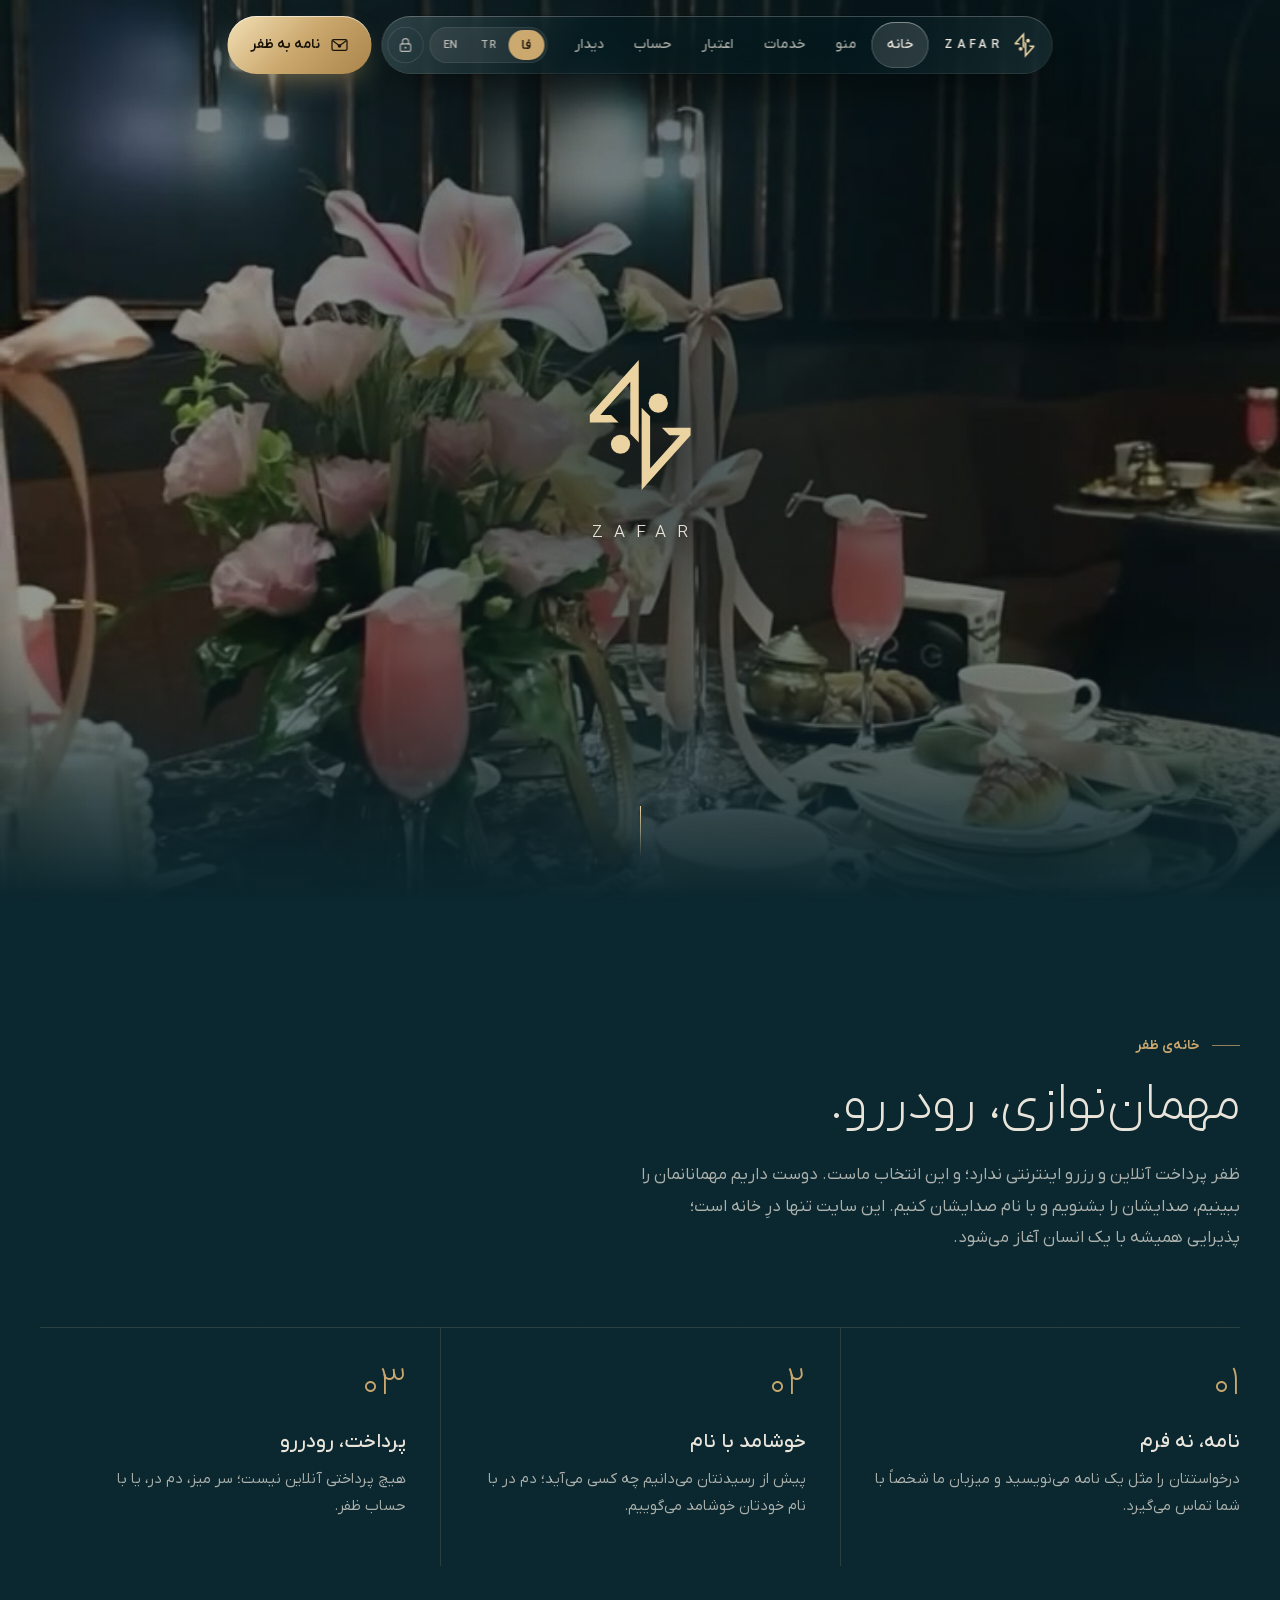
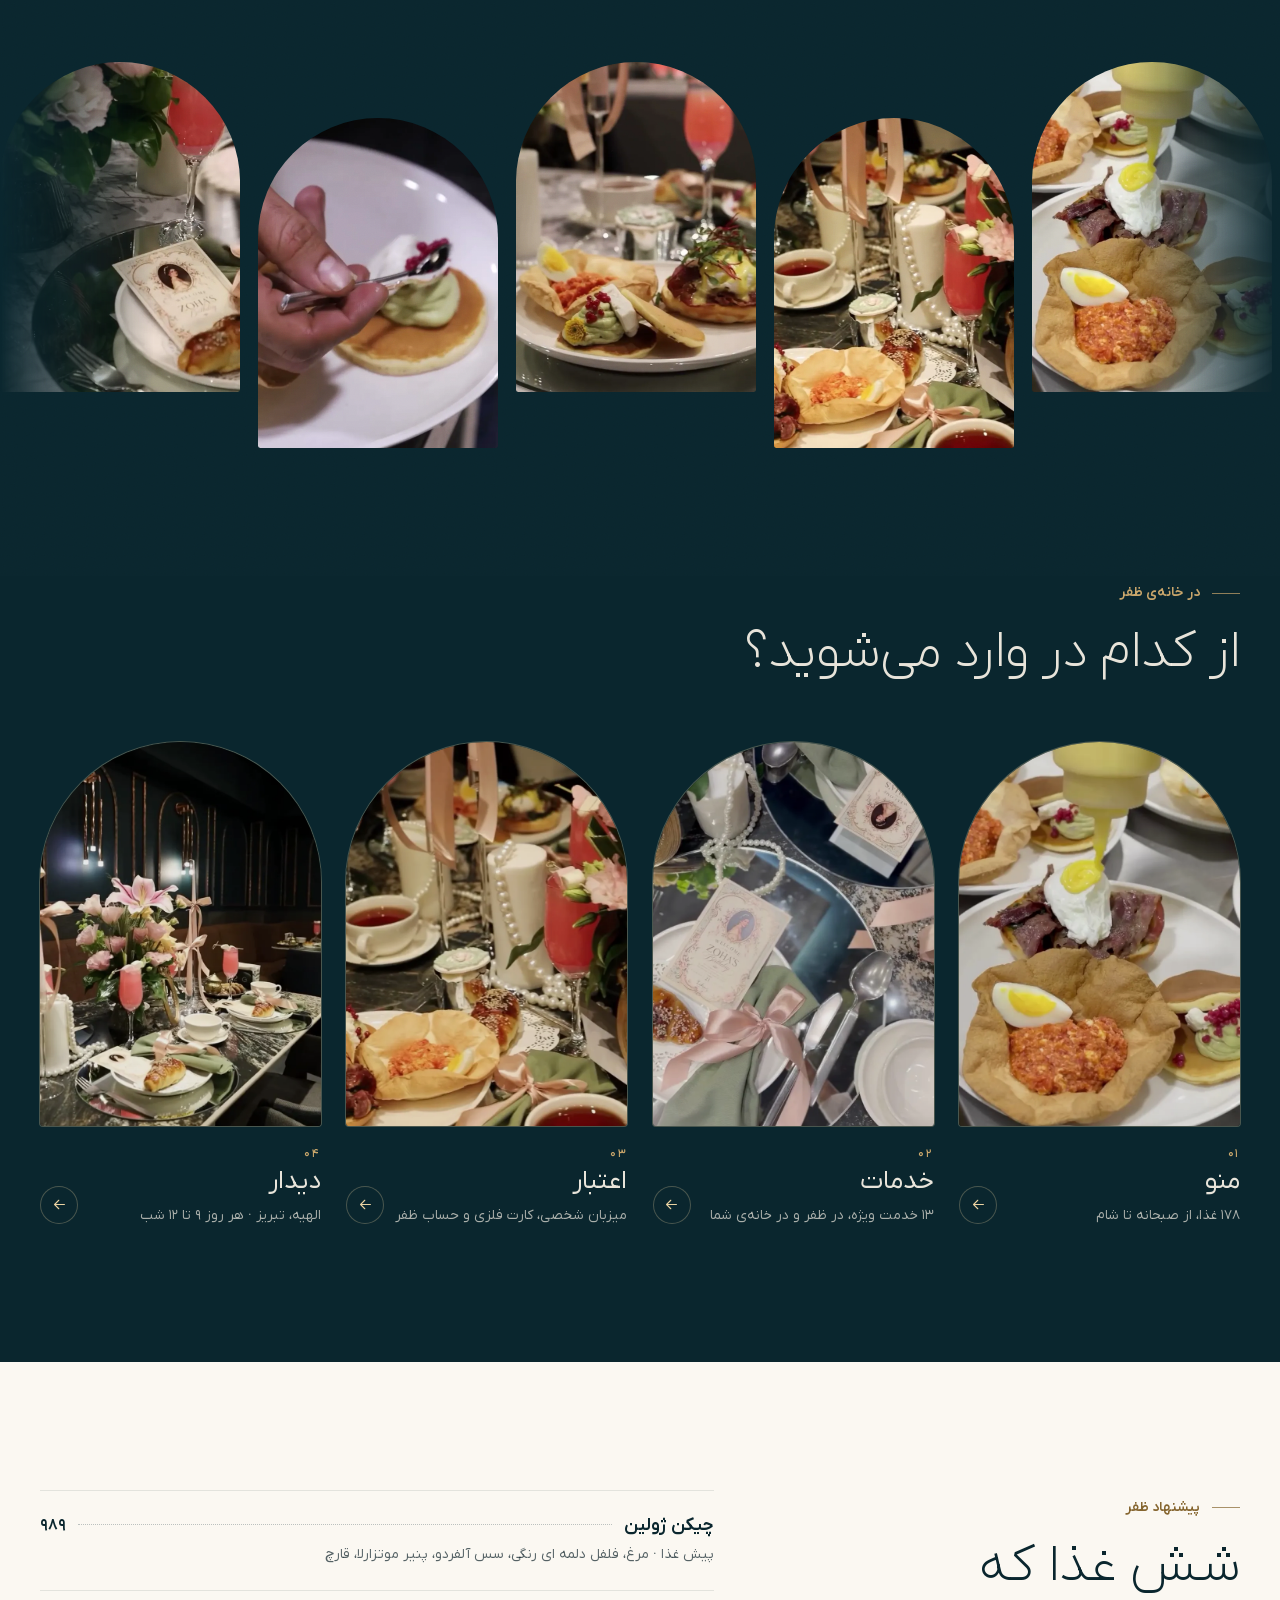
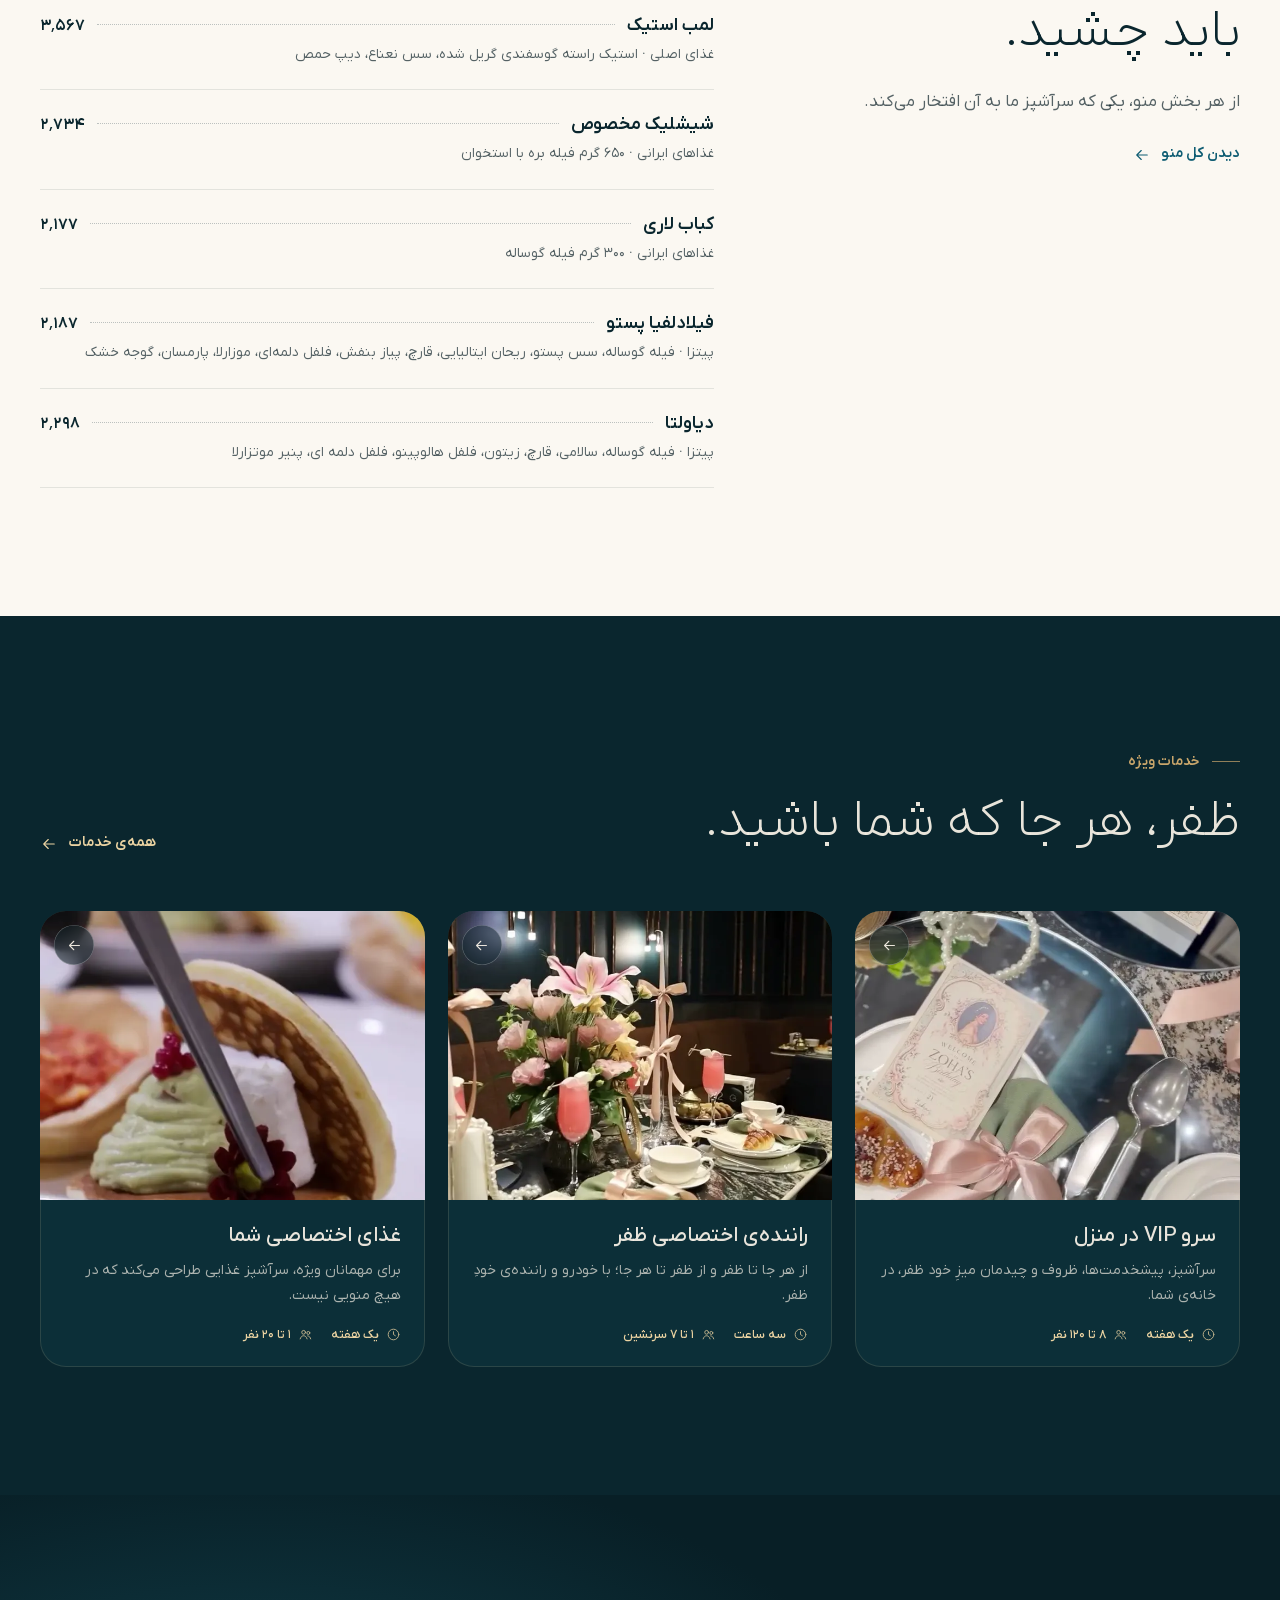
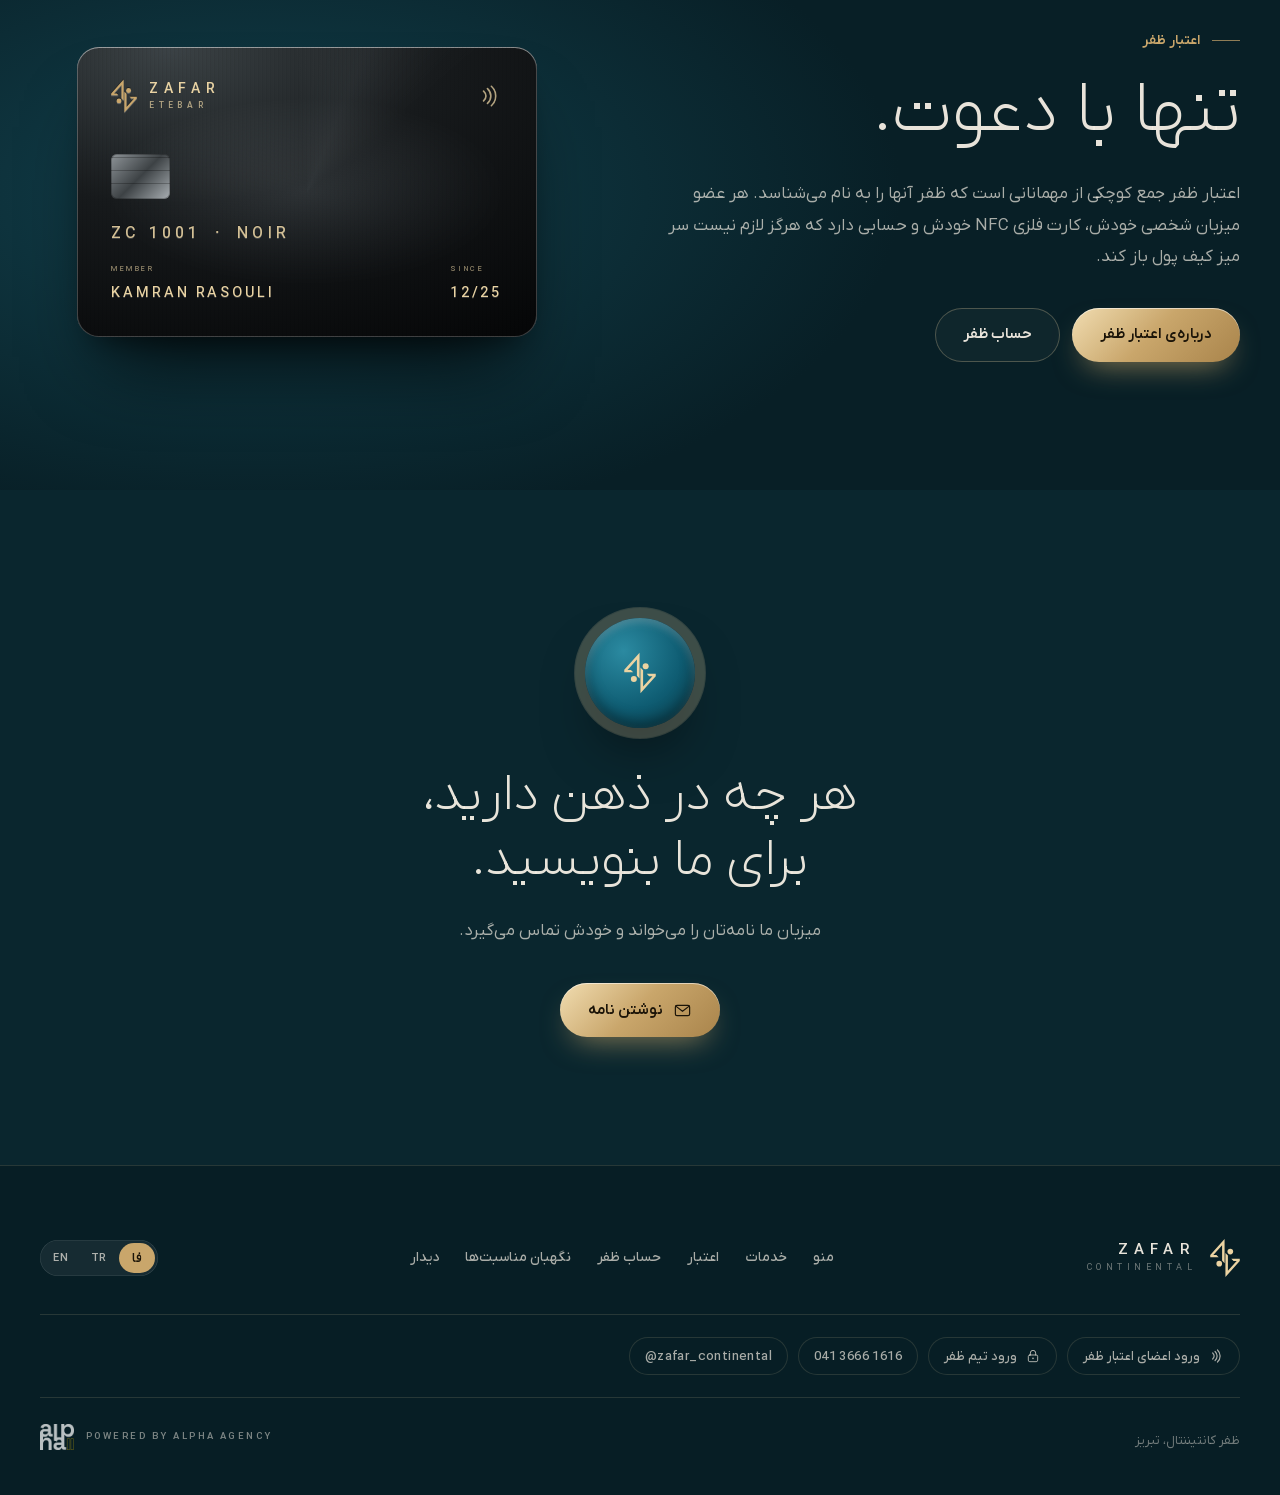
<file: index.html>
<!doctype html>
<html lang="fa" dir="rtl" data-lang="fa">
<head>
<meta charset="utf-8">
<meta name="viewport" content="width=device-width,initial-scale=1,viewport-fit=cover">
<title>Zafar Continental · ظفر</title>
<meta name="description" content="رستوران قاره‌ای ظفر، تبریز. میزی که با نام شما چیده می‌شود.">
<meta name="theme-color" content="#0A262E">
<meta property="og:title" content="Zafar Continental · ظفر">
<meta property="og:description" content="رستوران قاره‌ای ظفر، تبریز">
<meta property="og:image" content="https://alphaagencydubai.github.io/zafar/assets/img/og.jpg">
<meta name="twitter:card" content="summary_large_image">
<link rel="icon" href="assets/icons/favicon.svg" type="image/svg+xml">
<link rel="apple-touch-icon" href="assets/icons/apple-touch-icon.png">
<link rel="manifest" href="manifest.webmanifest">
<link rel="preload" href="assets/fonts/yekan-fa.woff2" as="font" type="font/woff2" crossorigin>
<link rel="preload" href="assets/fonts/yekan-lat.woff2" as="font" type="font/woff2" crossorigin>
<link rel="preload" href="assets/video/hero-poster.jpg" as="image">
<link rel="stylesheet" href="css/site.css?v=cbcecc8fab">
<script>try{var l=localStorage.getItem("zafar.lang");var q=new URLSearchParams(location.search).get("lang");l=q||l;if(l==="tr"||l==="en"){document.documentElement.lang=l;document.documentElement.dir="ltr";document.documentElement.dataset.lang=l}}catch(e){}</script>
<script type="module" src="js/site.js?v=cbcecc8fab"></script>
</head>
<body>

<!-- Opening: Zafar's mark draws itself in gold, the name rises, the curtain parts -->
<div id="boot" aria-hidden="true">
  <div class="boot-c">
    <div class="boot-mark"><svg class="zmark" viewBox="30 30 640 825" aria-hidden="true"><path class="mk-a" pathLength="1" d="M341 37L35 379V427H215L168 380H101L288 172V498L341 552Z"/><path class="mk-b" pathLength="1" d="M359 849L665 507V459H485L532 506H599L412 714V388L359 334Z"/><circle class="mk-c" pathLength="1" cx="227" cy="563" r="60"/><circle class="mk-d" pathLength="1" cx="463" cy="306" r="60"/></svg></div>
    <div class="boot-word"><span>Z</span><span>A</span><span>F</span><span>A</span><span>R</span></div>
    <div class="boot-sub">CONTINENTAL · ظفر</div>
  </div>
  <div class="boot-sig"><img src="assets/brand/alpha-white.png" alt="" width="34" height="26"><span>Powered by Alpha Agency</span></div>
</div>

<!-- glass navigation: a top capsule on desktop, a thumb bar on phones; it folds as you scroll down and opens as you scroll up -->
<div class="topchip" id="topchip">
  <a class="tc-mark" href="#/" aria-label="Zafar"><svg class="zmark" viewBox="30 30 640 825" aria-hidden="true"><path class="mk-a" pathLength="1" d="M341 37L35 379V427H215L168 380H101L288 172V498L341 552Z"/><path class="mk-b" pathLength="1" d="M359 849L665 507V459H485L532 506H599L412 714V388L359 334Z"/><circle class="mk-c" pathLength="1" cx="227" cy="563" r="60"/><circle class="mk-d" pathLength="1" cx="463" cy="306" r="60"/></svg></a>
  <div class="tc-r"><div class="langs" role="group" data-ta="nav.lang"></div><a class="tc-key" href="#/login" data-ta="nav.login"><i data-ico="key"></i></a></div>
</div>
<nav class="gnav" id="gnav" data-tone="dark" aria-label="Zafar">
  <div class="gn-caps" id="gn-caps">
    <a class="gn-mark" href="#/" aria-label="Zafar"><svg class="zmark" viewBox="30 30 640 825" aria-hidden="true"><path class="mk-a" pathLength="1" d="M341 37L35 379V427H215L168 380H101L288 172V498L341 552Z"/><path class="mk-b" pathLength="1" d="M359 849L665 507V459H485L532 506H599L412 714V388L359 334Z"/><circle class="mk-c" pathLength="1" cx="227" cy="563" r="60"/><circle class="mk-d" pathLength="1" cx="463" cy="306" r="60"/></svg><span class="gn-word">ZAFAR</span></a>
    <div class="gn-open" id="gn-open">
      <div class="gn-row" id="gn-row">
        <span class="gn-lens" aria-hidden="true"></span>
        <a class="gn-tab" href="#/" data-sec="home"><i class="gn-ico" data-ico="home"></i><span data-t="nav.home">خانه</span></a>
        <a class="gn-tab" href="#/menu" data-sec="menu"><i class="gn-ico" data-ico="menu"></i><span data-t="nav.menu">منو</span></a>
        <a class="gn-tab" href="#/services" data-sec="services"><i class="gn-ico" data-ico="services"></i><span data-t="nav.services">خدمات</span></a>
        <a class="gn-tab" href="#/circle" data-sec="circle"><i class="gn-ico" data-ico="circle"></i><span data-t="nav.circle">اعتبار</span></a>
        <a class="gn-tab" href="#/account" data-sec="account"><i class="gn-ico" data-ico="account"></i><span data-t="nav.account">حساب</span></a>
        <a class="gn-tab" href="#/visit" data-sec="visit"><i class="gn-ico" data-ico="visit"></i><span data-t="nav.visit">دیدار</span></a>
      </div>
      <div class="langs gn-langs" role="group" data-ta="nav.lang"></div>
      <a class="gn-key" href="#/login" data-ta="nav.login"><i data-ico="key"></i></a>
    </div>
    <button class="gn-fold" id="gn-fold" type="button" tabindex="-1" aria-hidden="true"><span class="gn-cur" id="gn-cur"></span><i class="gn-dots"><b></b><b></b><b></b></i></button>
  </div>
  <button class="gn-letter" id="gn-letter" type="button"><i class="gn-ico gl-i" data-ico="letter"></i><span class="gl-l" data-t="nav.write">نامه به ظفر</span><span class="gl-s" data-t="nav.letter">نامه</span></button>
</nav>

<main id="view" class="view"></main>

<footer class="foot" data-tone="dark">
  <div class="wrap foot-in">
    <a class="foot-brand" href="#/"><svg class="zmark" viewBox="30 30 640 825" aria-hidden="true"><path class="mk-a" pathLength="1" d="M341 37L35 379V427H215L168 380H101L288 172V498L341 552Z"/><path class="mk-b" pathLength="1" d="M359 849L665 507V459H485L532 506H599L412 714V388L359 334Z"/><circle class="mk-c" pathLength="1" cx="227" cy="563" r="60"/><circle class="mk-d" pathLength="1" cx="463" cy="306" r="60"/></svg><div><b>ZAFAR</b><small>CONTINENTAL</small></div></a>
    <nav class="foot-links" aria-label="Zafar">
      <a href="#/menu" data-t="nav.menu"></a><a href="#/services" data-t="nav.services"></a><a href="#/circle" data-t="nav.circle"></a><a href="#/account" data-t="acc.k"></a><a href="#/occasions" data-t="occ.k"></a><a href="#/visit" data-t="nav.visit"></a>
    </nav>
    <div class="foot-side"><div class="langs foot-langs" role="group" data-ta="nav.lang"></div></div>
  </div>
  <div class="wrap foot-mid">
    <a href="member.html" class="fm-l"><span class="nfc-i"></span><span data-t="foot.member"></span></a>
    <a href="#/login" class="fm-l"><i data-ico="key"></i><span data-t="foot.team"></span></a>
    <a href="tel:+984136661616" class="fm-l lat" dir="ltr">041 3666 1616</a>
    <a href="https://instagram.com/zafar_continental" target="_blank" rel="noopener" class="fm-l lat" dir="ltr">@zafar_continental</a>
  </div>
  <div class="wrap foot-base"><span data-t="foot.rights"></span><span class="foot-sig"><a class="alpha-sig" href="https://alphaa.agency" target="_blank" rel="noopener"><img src="assets/brand/alpha-white.png" alt="Alpha Agency" width="34" height="26" loading="lazy"><span>Powered by Alpha Agency</span></a></span></div>
</footer>

<!-- the letter -->
<div class="sheet" id="sheet" role="dialog" aria-modal="true" aria-labelledby="let-dear" hidden>
  <div class="sheet-bg" data-close></div>
  <div class="sheet-panel" id="sheet-panel"></div>
</div>
<div class="toast" id="toast" role="status" aria-live="polite"></div>
</body>
</html>
</file>
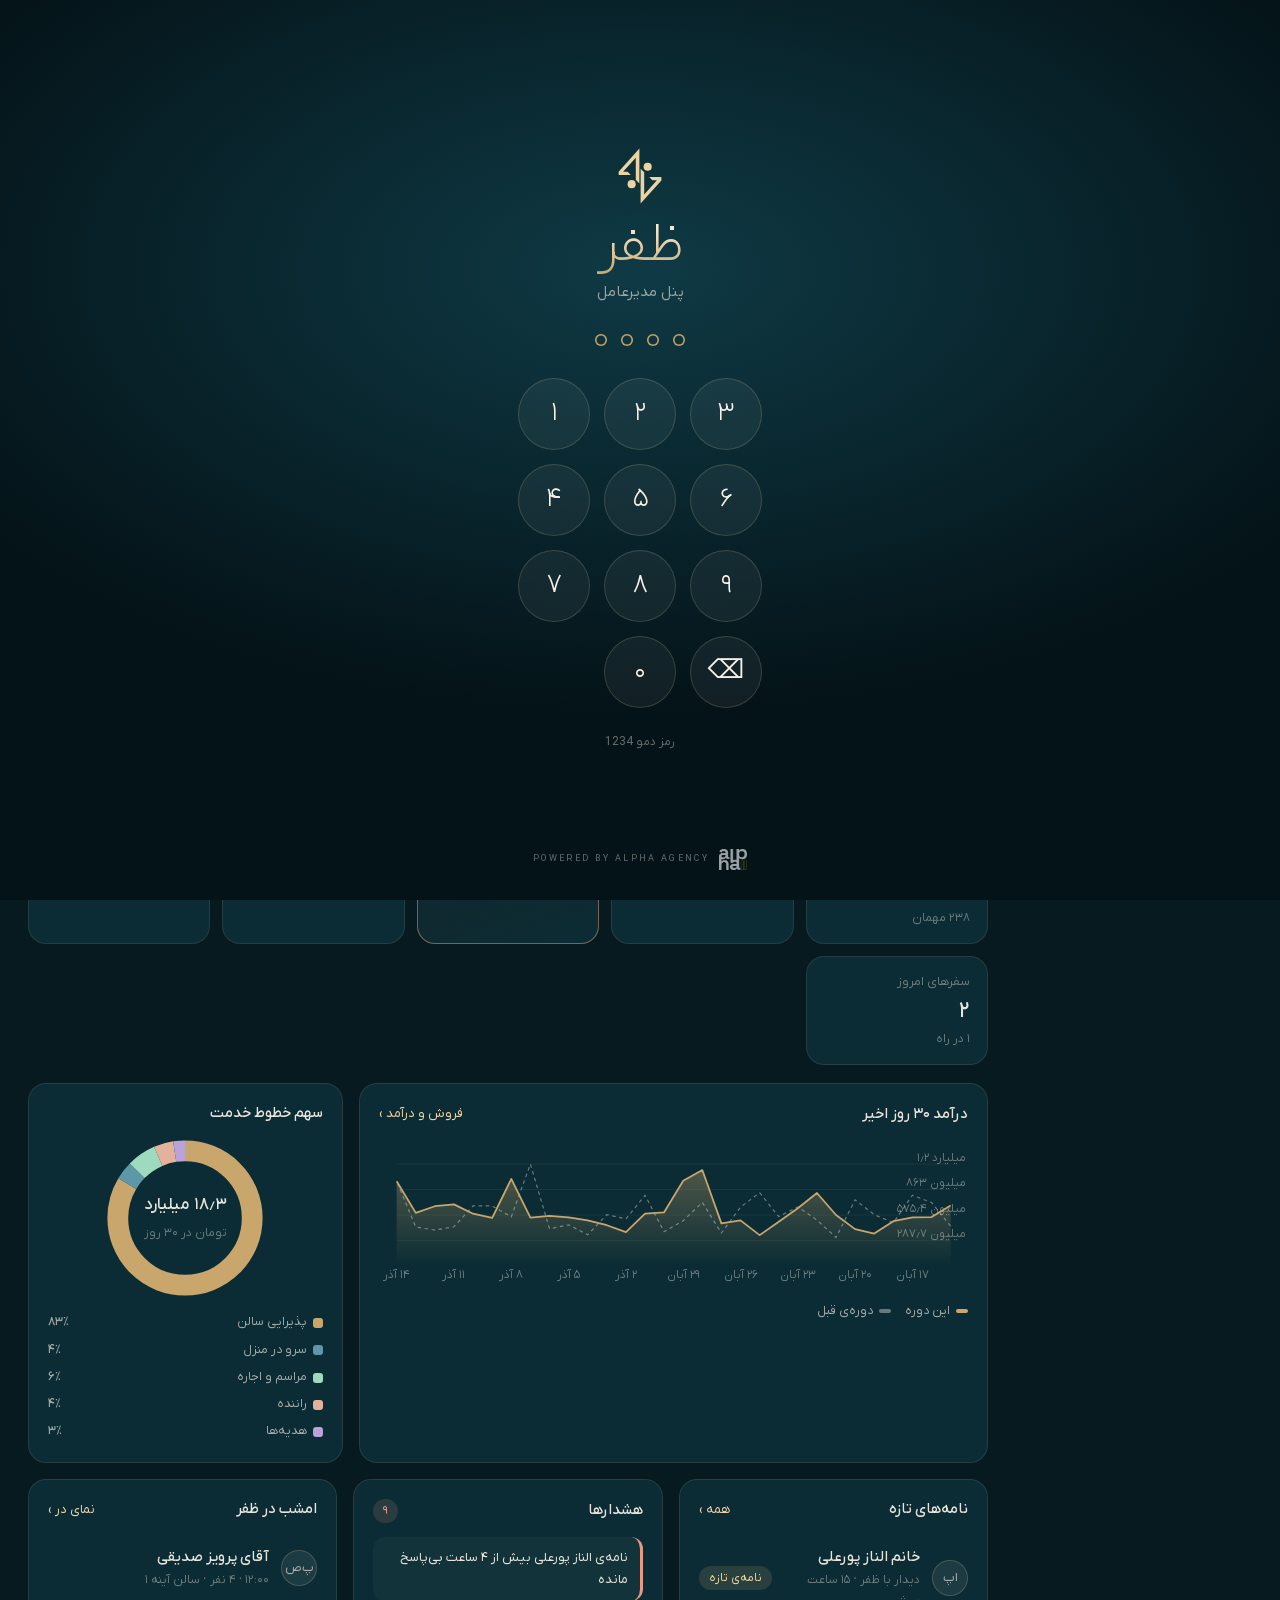
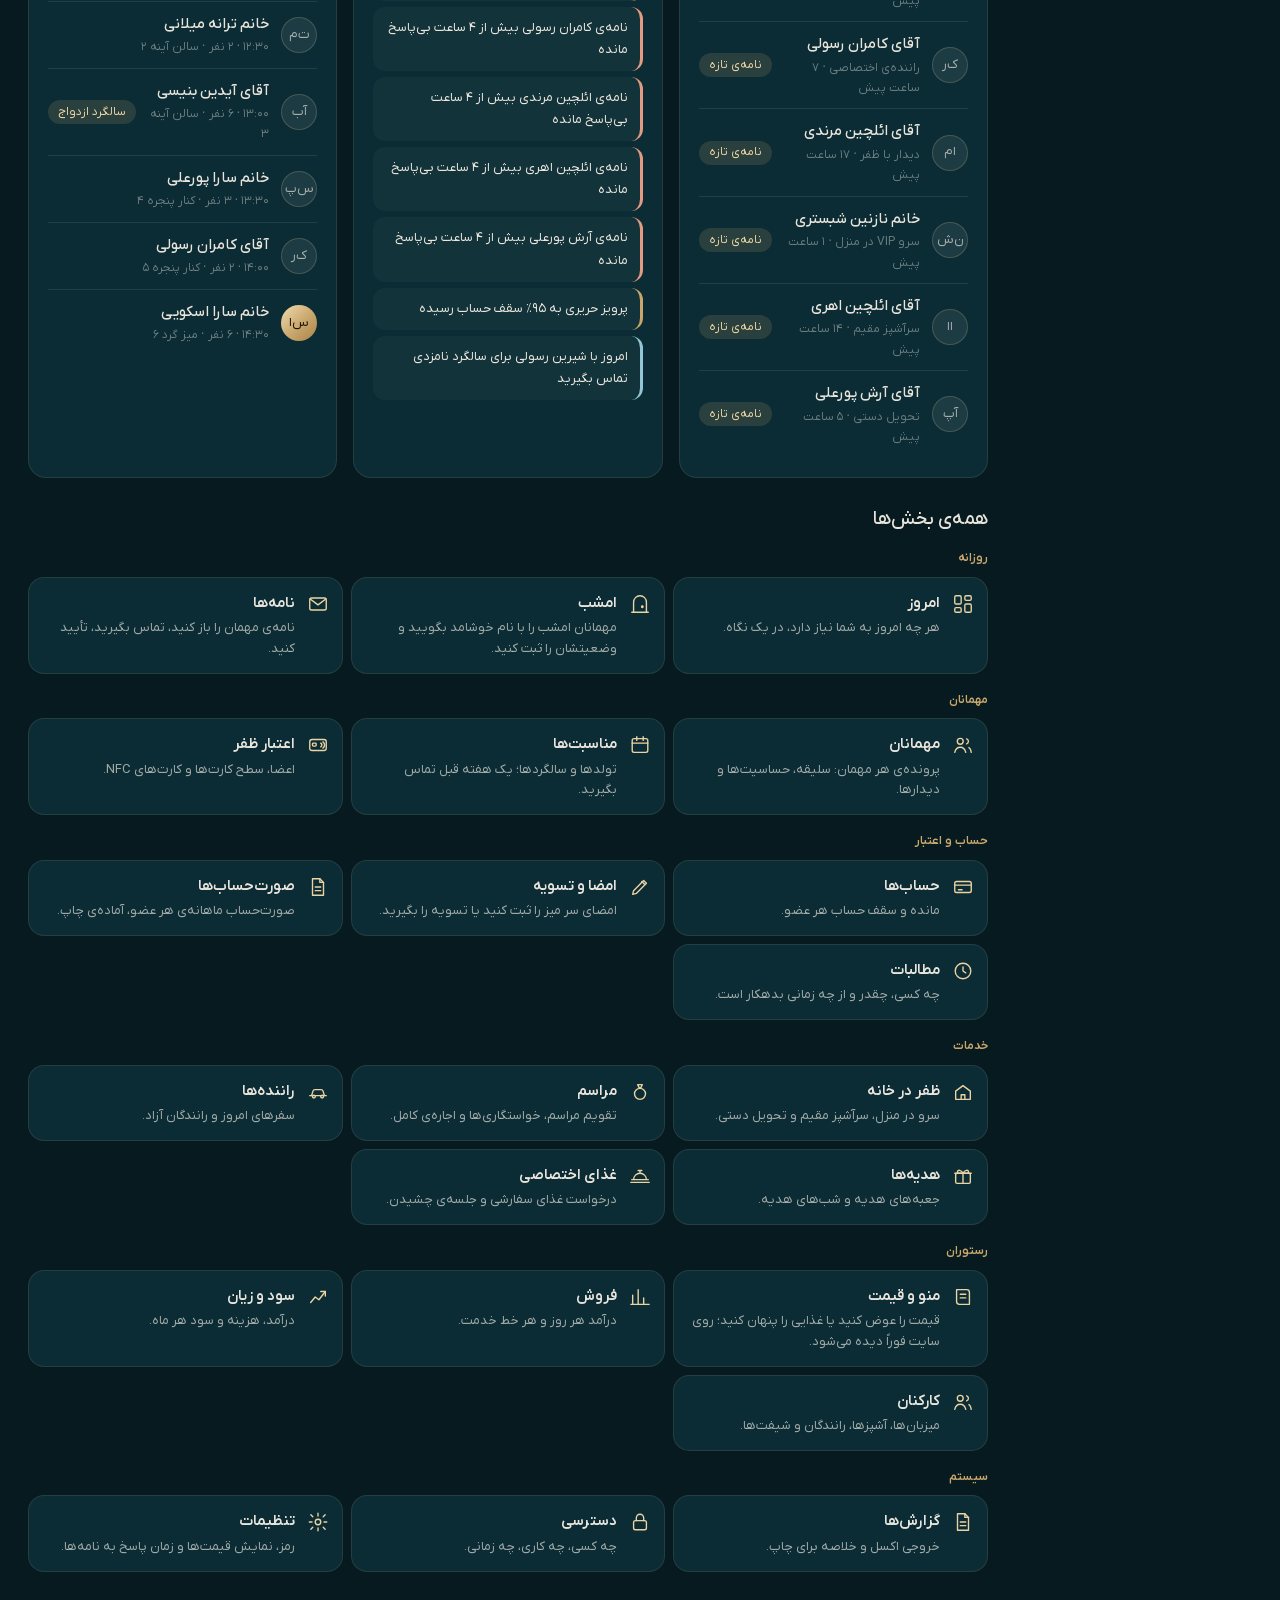
<file: admin.html>
<!doctype html>
<html lang="fa" dir="rtl">
<head>
<meta charset="utf-8">
<meta name="viewport" content="width=device-width,initial-scale=1,viewport-fit=cover">
<title>ظفر · پنل مدیرعامل</title>
<meta name="robots" content="noindex,nofollow">
<meta name="theme-color" content="#071E25">
<link rel="icon" href="assets/icons/favicon.svg" type="image/svg+xml">
<link rel="apple-touch-icon" href="assets/icons/apple-touch-icon.png">
<link rel="preload" href="assets/fonts/yekan-fa.woff2" as="font" type="font/woff2" crossorigin>
<link rel="stylesheet" href="css/admin.css?v=cbcecc8fab">
<script type="module" src="js/admin/app.js?v=cbcecc8fab"></script>
</head>
<body><noscript>پنل به جاوااسکریپت نیاز دارد.</noscript></body>
</html>
</file>
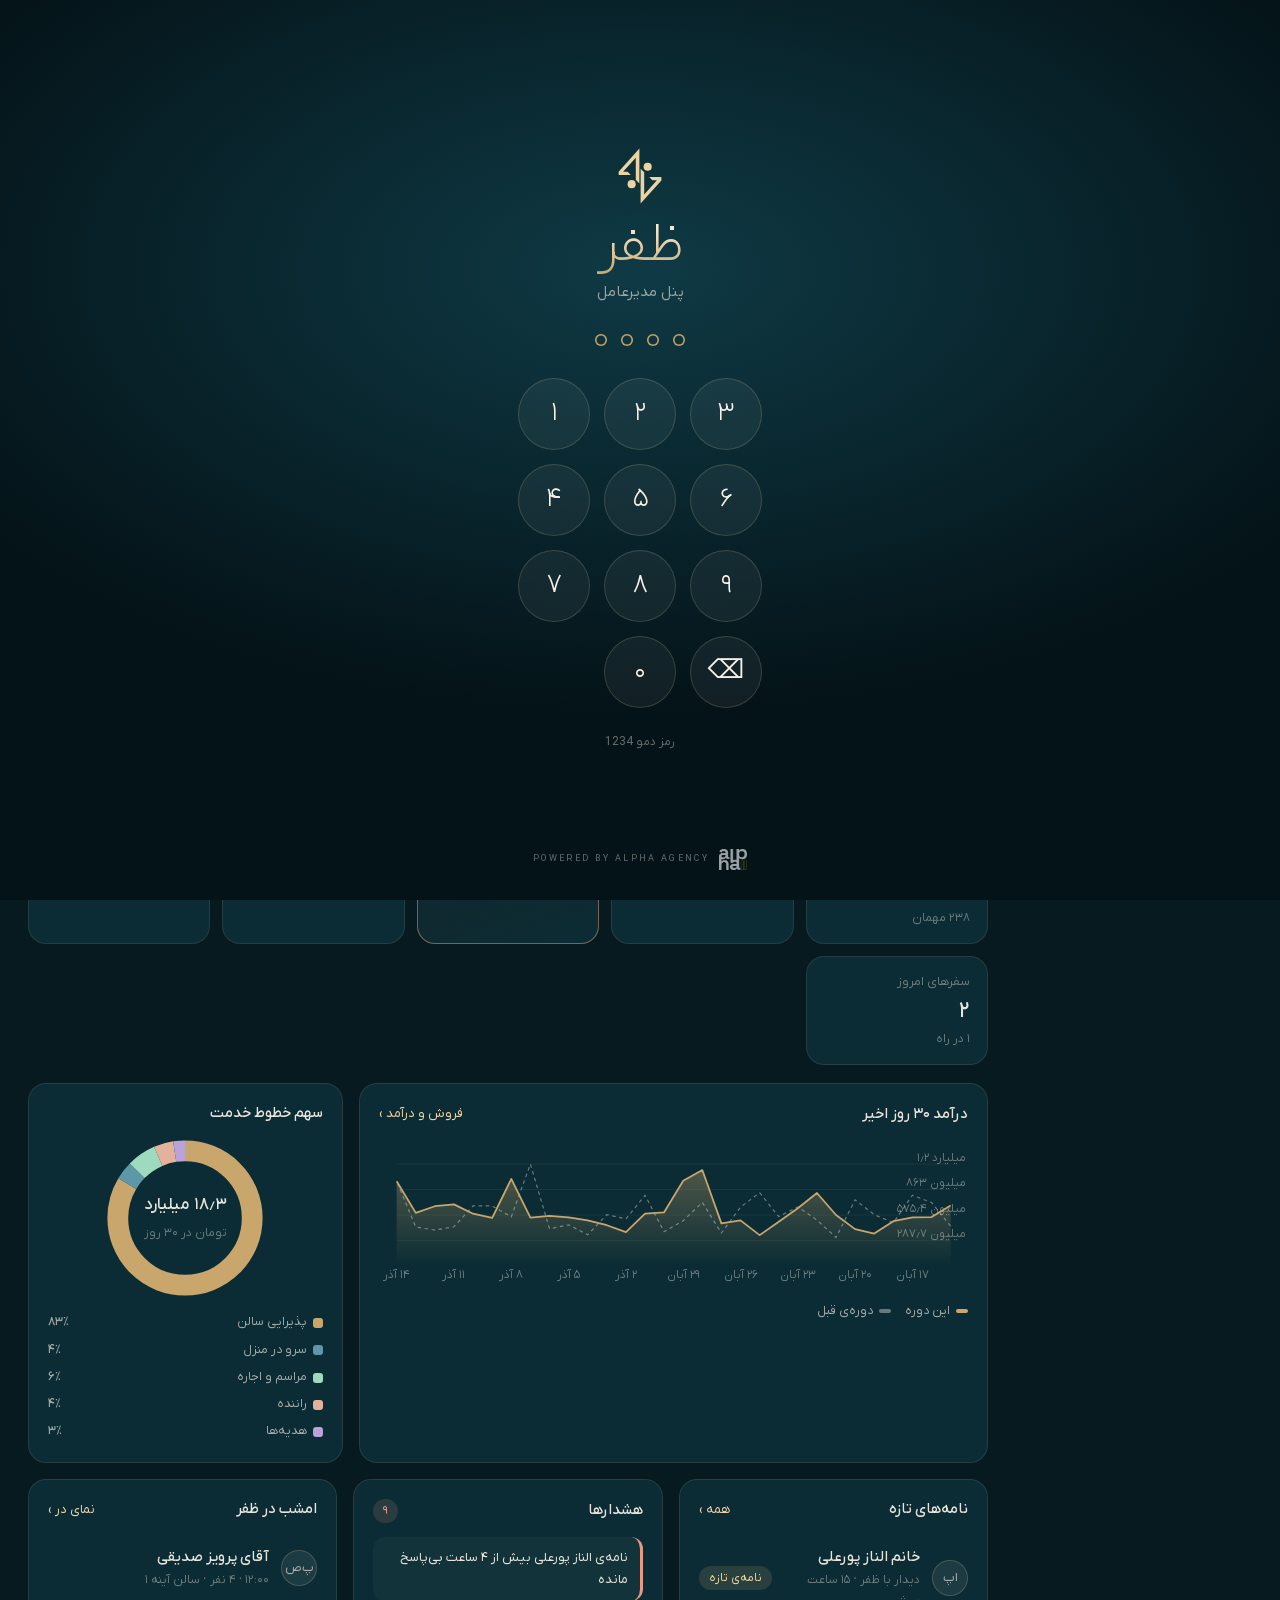
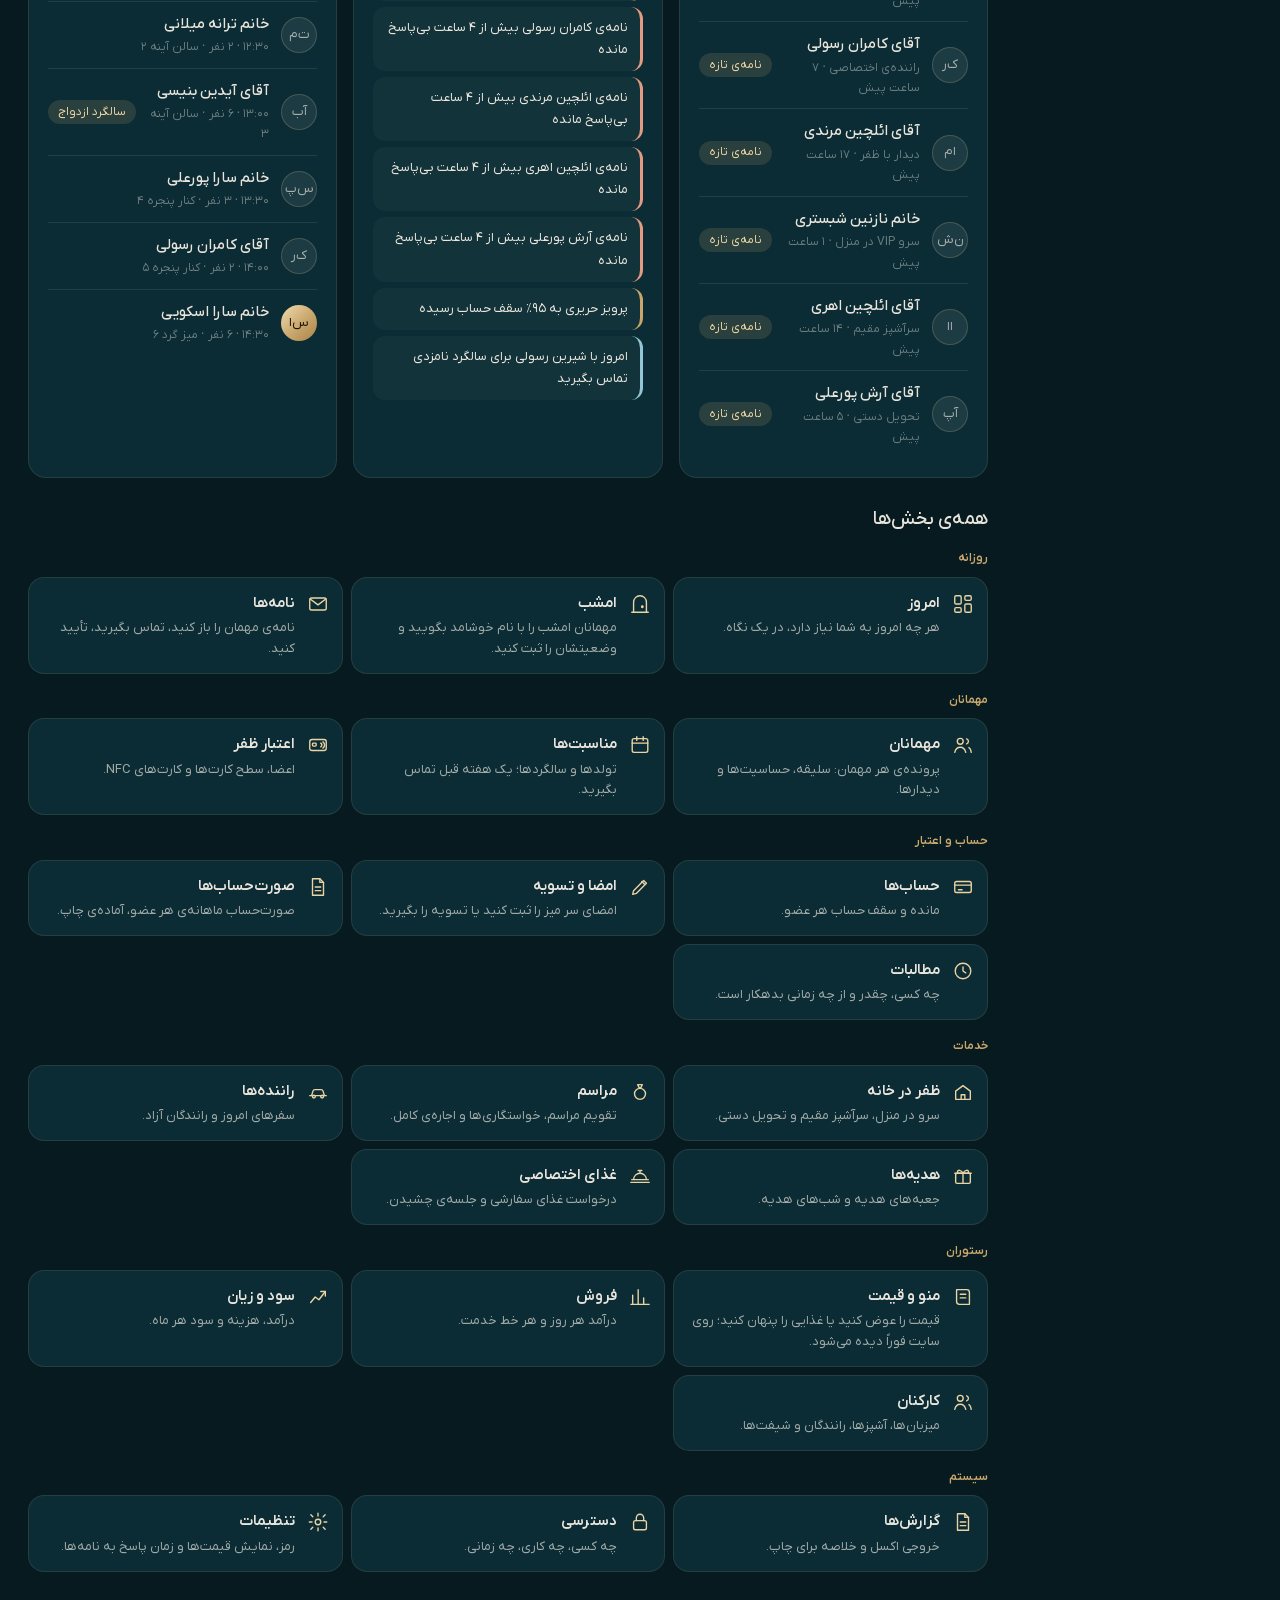
<file: admin.src.html>
<!doctype html>
<html lang="fa" dir="rtl">
<head>
<meta charset="utf-8">
<meta name="viewport" content="width=device-width,initial-scale=1,viewport-fit=cover">
<title>ظفر · پنل مدیرعامل</title>
<meta name="robots" content="noindex,nofollow">
<meta name="theme-color" content="#071E25">
<link rel="icon" href="assets/icons/favicon.svg" type="image/svg+xml">
<link rel="apple-touch-icon" href="assets/icons/apple-touch-icon.png">
<link rel="preload" href="assets/fonts/yekan-fa.woff2" as="font" type="font/woff2" crossorigin>
<link rel="stylesheet" href="css/admin.css?v=__V__">
<script type="module" src="js/admin/app.js?v=__V__"></script>
</head>
<body><noscript>پنل به جاوااسکریپت نیاز دارد.</noscript></body>
</html>
</file>
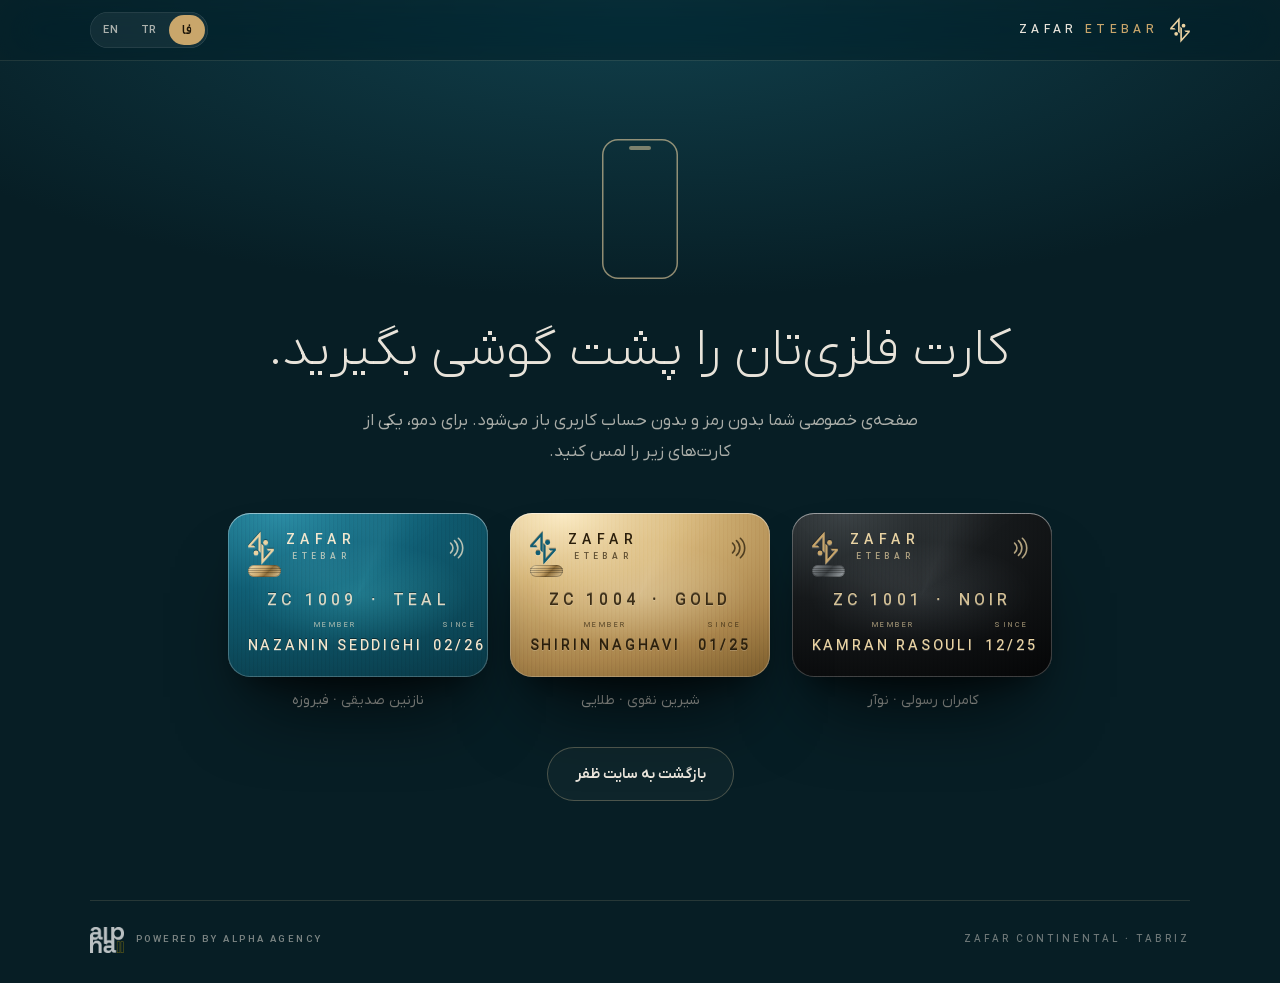
<file: member.html>
<!doctype html>
<html lang="fa" dir="rtl" data-lang="fa">
<head>
<meta charset="utf-8">
<meta name="viewport" content="width=device-width,initial-scale=1,viewport-fit=cover">
<title>Zafar Etebar · اعتبار ظفر</title>
<meta name="robots" content="noindex">
<meta name="theme-color" content="#071E25">
<link rel="icon" href="assets/icons/favicon.svg" type="image/svg+xml">
<link rel="apple-touch-icon" href="assets/icons/apple-touch-icon.png">
<link rel="preload" href="assets/fonts/yekan-fa.woff2" as="font" type="font/woff2" crossorigin>
<link rel="stylesheet" href="css/site.css?v=cbcecc8fab">
<link rel="stylesheet" href="css/member.css?v=cbcecc8fab">
<script>try{var l=localStorage.getItem("zafar.lang");var q=new URLSearchParams(location.search).get("lang");l=q||l;if(l==="tr"||l==="en"){document.documentElement.lang=l;document.documentElement.dir="ltr";document.documentElement.dataset.lang=l}}catch(e){}</script>
<script type="module" src="js/member.js?v=cbcecc8fab"></script>
</head>
<body class="mem">
<header class="mbar">
  <a class="mb-brand" href="index.html"><svg class="zmark" viewBox="30 30 640 825" aria-hidden="true"><path class="mk-a" pathLength="1" d="M341 37L35 379V427H215L168 380H101L288 172V498L341 552Z"/><path class="mk-b" pathLength="1" d="M359 849L665 507V459H485L532 506H599L412 714V388L359 334Z"/><circle class="mk-c" pathLength="1" cx="227" cy="563" r="60"/><circle class="mk-d" pathLength="1" cx="463" cy="306" r="60"/></svg><span>ZAFAR <small>ETEBAR</small></span></a>
  <div class="langs" role="group"></div>
</header>
<main id="m-root"></main>
<footer class="mfoot"><span class="mf-l">ZAFAR CONTINENTAL · TABRIZ</span><a class="alpha-sig" href="https://alphaa.agency" target="_blank" rel="noopener"><img src="assets/brand/alpha-white.png" alt="Alpha Agency" width="34" height="26" loading="lazy"><span>Powered by Alpha Agency</span></a></footer>
<div class="sheet" id="sheet" role="dialog" aria-modal="true" aria-labelledby="let-dear" hidden>
  <div class="sheet-bg" data-close></div>
  <div class="sheet-panel" id="sheet-panel"></div>
</div>
<div class="toast" id="toast" role="status" aria-live="polite"></div>
</body>
</html>
</file>
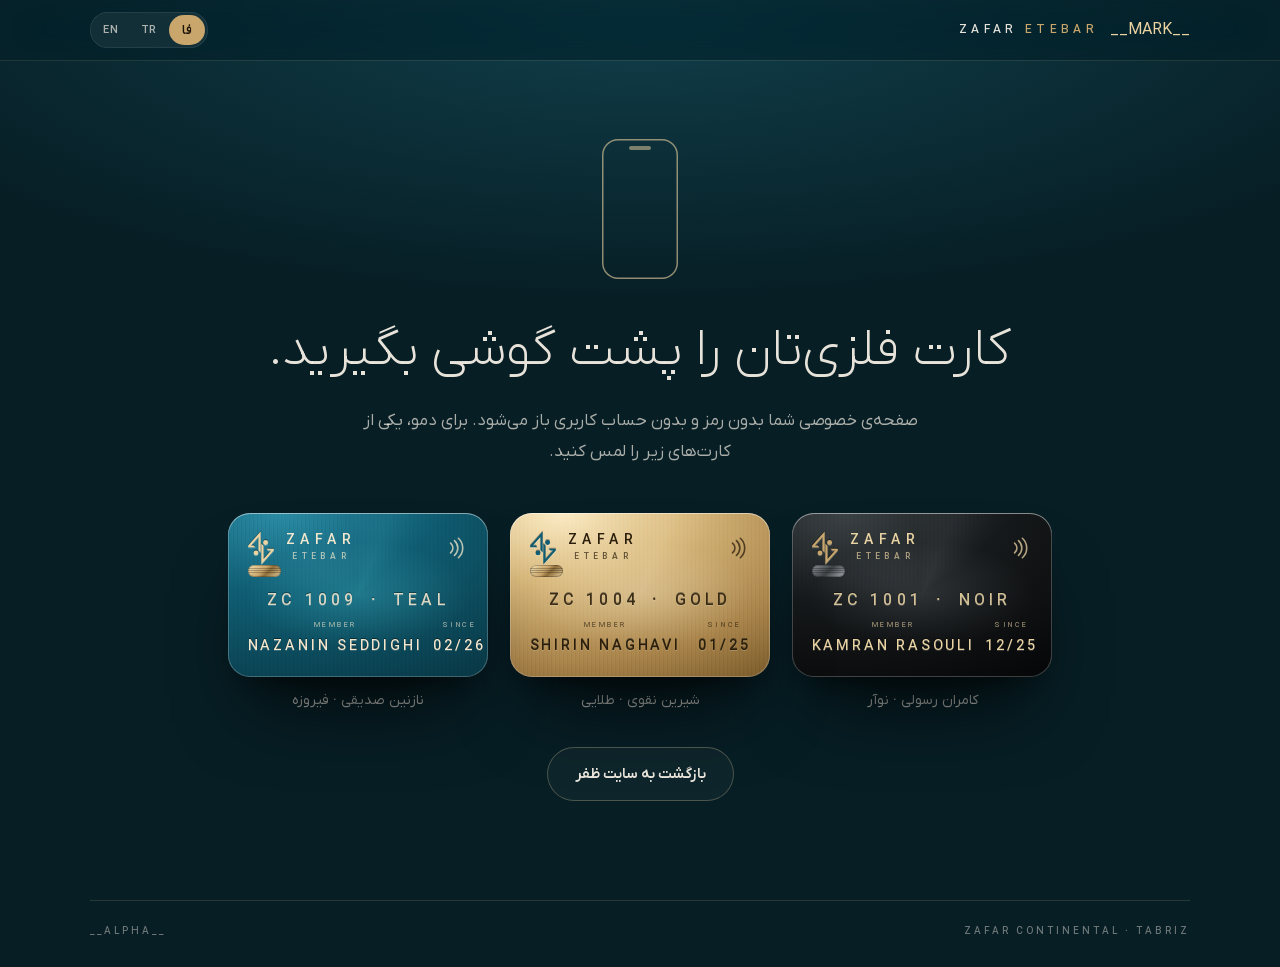
<file: member.src.html>
<!doctype html>
<html lang="fa" dir="rtl" data-lang="fa">
<head>
<meta charset="utf-8">
<meta name="viewport" content="width=device-width,initial-scale=1,viewport-fit=cover">
<title>Zafar Etebar · اعتبار ظفر</title>
<meta name="robots" content="noindex">
<meta name="theme-color" content="#071E25">
<link rel="icon" href="assets/icons/favicon.svg" type="image/svg+xml">
<link rel="apple-touch-icon" href="assets/icons/apple-touch-icon.png">
<link rel="preload" href="assets/fonts/yekan-fa.woff2" as="font" type="font/woff2" crossorigin>
<link rel="stylesheet" href="css/site.css?v=__V__">
<link rel="stylesheet" href="css/member.css?v=__V__">
<script>try{var l=localStorage.getItem("zafar.lang");var q=new URLSearchParams(location.search).get("lang");l=q||l;if(l==="tr"||l==="en"){document.documentElement.lang=l;document.documentElement.dir="ltr";document.documentElement.dataset.lang=l}}catch(e){}</script>
<script type="module" src="js/member.js?v=__V__"></script>
</head>
<body class="mem">
<header class="mbar">
  <a class="mb-brand" href="index.html">__MARK__<span>ZAFAR <small>ETEBAR</small></span></a>
  <div class="langs" role="group"></div>
</header>
<main id="m-root"></main>
<footer class="mfoot"><span class="mf-l">ZAFAR CONTINENTAL · TABRIZ</span>__ALPHA__</footer>
<div class="sheet" id="sheet" role="dialog" aria-modal="true" aria-labelledby="let-dear" hidden>
  <div class="sheet-bg" data-close></div>
  <div class="sheet-panel" id="sheet-panel"></div>
</div>
<div class="toast" id="toast" role="status" aria-live="polite"></div>
</body>
</html>
</file>
<file: css/site.css>
/* Zafar Continental — Alpha Agency. Deep teal, champagne gold, ivory paper.
   One family (IRANYekanX, variable 100–1000; FaNum for Persian) carries every role through
   weight and size. Roboto fills only the Turkish letters IRANYekanX lacks. */
@font-face { font-family: "ZY"; src: url(../assets/fonts/yekan-fa.woff2) format("woff2"); font-weight: 100 1000; font-display: swap; }
@font-face { font-family: "ZL"; src: url(../assets/fonts/yekan-lat.woff2) format("woff2"); font-weight: 100 1000; font-display: swap; }
@font-face { font-family: "ZT"; src: url(../assets/fonts/roboto.woff2) format("woff2"); font-weight: 100 900; font-display: swap; unicode-range: U+00C2,U+00C7,U+00CE,U+00D6,U+00DB,U+00DC,U+00E2,U+00E7,U+00EE,U+00F6,U+00FB,U+00FC,U+00B7,U+2013-2014,U+2026; }
@font-face { font-family: "ZT"; src: url(../assets/fonts/roboto-ext.woff2) format("woff2"); font-weight: 100 900; font-display: swap; unicode-range: U+011E-011F,U+0130-0131,U+015E-015F; }

/* ———————————————————————————————— tokens */
:root {
  --ink: #071E25; --night: #0A262E; --deep: #0C3039; --surface: #0C2F38; --surface-2: #103843; --teal: #0F5D73; --teal-2: #17758D;
  --gold: #C9A66B; --gold-hi: #EBD3A2; --gold-lo: #9A7A45; --gold-ink: #85652F;
  --ivory: #F4EEE3; --paper: #FBF8F2; --card-l: #FFFDF8;
  --on-dark: rgba(246, 240, 230, .94); --on-dark-2: rgba(246, 240, 230, .68); --on-dark-3: rgba(246, 240, 230, .44);
  --text: #0E2229; --text-2: rgba(14, 34, 41, .7); --text-3: rgba(14, 34, 41, .48);
  --hair: rgba(235, 211, 162, .14); --hair-2: rgba(235, 211, 162, .28); --hair-l: rgba(10, 38, 46, .1); --hair-l2: rgba(10, 38, 46, .2);
  --fa: "ZY", "ZT", system-ui, sans-serif; --lat: "ZL", "ZT", system-ui, sans-serif; --body: var(--fa);
  --serif: var(--lat); --sans: var(--lat); --disp: var(--body); --line-d: var(--hair); --line-l: var(--hair-l); /* aliases used by member.css */
  --ease: cubic-bezier(.22, 1, .36, 1); --spring: cubic-bezier(.34, 1.45, .64, 1); --spring-soft: cubic-bezier(.3, 1.18, .5, 1); --sheet: cubic-bezier(.2, 1.08, .32, 1); --spring-nav: cubic-bezier(.32, 1.22, .42, 1);
  --glass-l: rgba(251, 248, 242, .6); --glass-d: rgba(7, 30, 37, .4); --blur: blur(22px) saturate(180%);
  --edge-l: inset 0 0 0 .5px rgba(255, 255, 255, .9), inset 0 1px 0 rgba(255, 255, 255, .95), 0 0 0 .5px rgba(10, 38, 46, .08);
  --edge-d: inset 0 0 0 .5px rgba(255, 255, 255, .16), inset 0 1px 0 rgba(255, 255, 255, .16), 0 0 0 .5px rgba(0, 0, 0, .35);
  --shadow-l: 0 18px 40px -14px rgba(7, 30, 37, .35), 0 2px 8px rgba(7, 30, 37, .06); --shadow-d: 0 18px 42px -12px rgba(0, 0, 0, .6);
  --gold-grad: linear-gradient(135deg, #F1DDB1, #C9A66B 48%, #A9844B);
  --safe-b: env(safe-area-inset-bottom, 0px); --safe-t: env(safe-area-inset-top, 0px);
  --wrap: min(1200px, calc(100vw - 48px));
  --sec: clamp(84px, 10vw, 136px);
  --r-sm: 14px; --r-md: 20px; --r-lg: 26px; --r-xl: 34px;
  --fs-h1: clamp(44px, 6.2vw, 88px); --fs-h2: clamp(32px, 4.1vw, 56px); --fs-h3: clamp(20px, 1.7vw, 24px);
  color-scheme: dark;
}
:root[data-lang="tr"], :root[data-lang="en"] { --body: var(--lat); }
@media (max-width: 899px) { :root { --wrap: calc(100vw - 40px); } }

/* ———————————————————————————————— base */
*, *::before, *::after { box-sizing: border-box; }
html { overflow-x: clip; -webkit-text-size-adjust: 100%; scroll-behavior: smooth; scroll-padding-top: 96px; background: var(--ink); }
body { margin: 0; overflow-x: clip; background: var(--night); color: var(--on-dark); font: 400 16px/1.75 var(--body); -webkit-font-smoothing: antialiased; text-rendering: optimizeLegibility; }
:root[data-lang="tr"] body, :root[data-lang="en"] body { letter-spacing: -.004em; }
img, video, svg { display: block; max-width: 100%; }
a { color: inherit; text-decoration: none; -webkit-tap-highlight-color: transparent; }
button { font: inherit; color: inherit; background: none; border: 0; padding: 0; cursor: pointer; -webkit-tap-highlight-color: transparent; }
input, textarea, select { font: inherit; color: inherit; }
::selection { background: rgba(201, 166, 107, .35); }
:focus-visible { outline: none; box-shadow: 0 0 0 3px rgba(235, 211, 162, .5) !important; border-radius: 10px; }
.lat { font-family: var(--lat); direction: ltr; unicode-bidi: isolate; }
.sr { position: absolute; width: 1px; height: 1px; overflow: hidden; clip: rect(0 0 0 0); }
.wrap { width: var(--wrap); margin-inline: auto; }
.zmark { fill: currentColor; }
.ico { width: 20px; height: 20px; flex: none; }
:root[dir="rtl"] .ico[data-flip] { transform: scaleX(-1); }
.reveal { opacity: 0; transform: translateY(24px); transition: opacity 1s var(--ease) var(--d, 0s), transform 1s var(--ease) var(--d, 0s); }
.reveal.in { opacity: 1; transform: none; }

/* tone: every page section is dark (teal night) or light (ivory paper) */
main > section { position: relative; }
main > section[data-tone="dark"] { background: var(--night); color: var(--on-dark); }
main > section[data-tone="light"] { background: var(--paper); color: var(--text); color-scheme: light; }
.sec { padding-block: var(--sec); }

/* ———————————————————————————————— type */
.kicker { margin: 0 0 18px; display: inline-flex; align-items: center; gap: 12px; color: var(--gold); font: 600 12px/1.3 var(--lat); letter-spacing: .26em; text-transform: uppercase; }
.kicker::before { content: ""; width: 28px; height: 1px; background: currentColor; opacity: .7; flex: none; }
:root[data-lang="fa"] .kicker { font: 600 14px/1.4 var(--fa); letter-spacing: 0; }
[data-tone="light"] .kicker { color: var(--gold-ink); }
.h1 { margin: 0; font: 220 var(--fs-h1)/1.06 var(--body); letter-spacing: -.028em; text-wrap: balance; }
:root[data-lang="fa"] .h1 { font-weight: 200; letter-spacing: 0; line-height: 1.2; }
.h2 { margin: 0; font: 250 var(--fs-h2)/1.14 var(--body); letter-spacing: -.02em; text-wrap: balance; }
:root[data-lang="fa"] .h2 { font-weight: 230; letter-spacing: 0; line-height: 1.24; }
.h2.big { font-size: clamp(42px, 5.6vw, 78px); }
[data-tone="light"] .h1, [data-tone="light"] .h2 { color: var(--night); }
.lede { margin: 22px 0 0; max-width: 600px; color: var(--on-dark-2); font: 380 17px/1.85 var(--body); text-wrap: pretty; }
:root[data-lang="tr"] .lede, :root[data-lang="en"] .lede { line-height: 1.7; }
[data-tone="light"] .lede { color: var(--text-2); }
.note { margin: 14px 0 0; color: var(--text-3); font-size: 13.5px; }
[data-tone="dark"] .note { color: var(--on-dark-3); }
.sec-head { margin-bottom: clamp(36px, 4.4vw, 60px); max-width: 760px; }
.sec-head.row { max-width: none; display: flex; align-items: flex-end; justify-content: space-between; gap: 24px; flex-wrap: wrap; }

/* ———————————————————————————————— buttons + links */
.btn { position: relative; display: inline-flex; align-items: center; justify-content: center; gap: 10px; height: 54px; padding: 0 28px; border-radius: 999px; font: 600 15px/1 var(--body); white-space: nowrap; transition: transform .25s var(--spring), background-color .3s, color .3s, box-shadow .3s; isolation: isolate; overflow: hidden; }
:root[data-lang="tr"] .btn, :root[data-lang="en"] .btn { font-size: 14.5px; letter-spacing: .005em; }
.btn .ico { width: 19px; height: 19px; }
.btn:active { transform: scale(.96); }
.btn.gold { color: #1B1408; background: var(--gold-grad); box-shadow: inset 0 1px 0 rgba(255, 255, 255, .55), 0 14px 30px -12px rgba(201, 166, 107, .7); }
.btn.gold::after { content: ""; position: absolute; inset: 0; z-index: -1; background: linear-gradient(110deg, transparent 30%, rgba(255, 255, 255, .55) 50%, transparent 70%); transform: translateX(-120%); transition: transform .9s var(--ease); }
.btn.gold:hover::after { transform: translateX(120%); }
.btn.ghost { color: var(--on-dark); box-shadow: inset 0 0 0 1px var(--hair-2); background: rgba(255, 255, 255, .03); }
.btn.ghost:hover { box-shadow: inset 0 0 0 1px rgba(235, 211, 162, .6); background: rgba(235, 211, 162, .07); }
[data-tone="light"] .btn.ghost { color: var(--text); box-shadow: inset 0 0 0 1px var(--hair-l2); background: transparent; }
[data-tone="light"] .btn.ghost:hover { box-shadow: inset 0 0 0 1px rgba(10, 38, 46, .45); }
.btn.ink { background: var(--night); color: var(--gold-hi); box-shadow: 0 14px 30px -14px rgba(7, 30, 37, .7); }
.btn.wide { width: 100%; }
.tlink { display: inline-flex; align-items: center; gap: 10px; margin-top: 26px; color: var(--gold-hi); font: 600 14.5px/1.3 var(--body); }
.tlink .ico { width: 18px; height: 18px; transition: transform .4s var(--ease); }
.tlink:hover .ico { transform: translateX(5px); } :root[dir="rtl"] .tlink:hover .ico { transform: scaleX(-1) translateX(5px); }
.tlink span { background: linear-gradient(currentColor, currentColor) 0 100% / 0 1px no-repeat; transition: background-size .4s var(--ease); padding-bottom: 2px; }
.tlink:hover span { background-size: 100% 1px; }
.sec-head .tlink { margin-top: 0; }
[data-tone="light"] .tlink, .tlink.dark { color: var(--teal); }
.nfc-i { width: 18px; height: 18px; flex: none; background: currentColor; -webkit-mask: url("data:image/svg+xml,%3Csvg xmlns='http://www.w3.org/2000/svg' viewBox='0 0 24 24'%3E%3Cpath d='M7 7.5c1.4 1.3 2.2 2.9 2.2 4.5S8.4 15.2 7 16.5M10.6 5.2c2 1.9 3.1 4.3 3.1 6.8s-1.1 4.9-3.1 6.8M14.2 3c2.6 2.4 4 5.6 4 9s-1.4 6.6-4 9' fill='none' stroke='black' stroke-width='1.8' stroke-linecap='round'/%3E%3C/svg%3E") center/contain no-repeat; mask: url("data:image/svg+xml,%3Csvg xmlns='http://www.w3.org/2000/svg' viewBox='0 0 24 24'%3E%3Cpath d='M7 7.5c1.4 1.3 2.2 2.9 2.2 4.5S8.4 15.2 7 16.5M10.6 5.2c2 1.9 3.1 4.3 3.1 6.8s-1.1 4.9-3.1 6.8M14.2 3c2.6 2.4 4 5.6 4 9s-1.4 6.6-4 9' fill='none' stroke='black' stroke-width='1.8' stroke-linecap='round'/%3E%3C/svg%3E") center/contain no-repeat; }
@media (max-width: 599px) { .ph-act .btn, .hero-cta .btn { flex: 1 1 100%; } }

/* ———————————————————————————————— opening */
#boot { position: fixed; inset: 0; z-index: 100; display: grid; place-items: center; background: radial-gradient(120% 90% at 50% 40%, #0E3843 0%, #071E25 70%); color: var(--gold); transition: clip-path 1.25s var(--ease) .05s, opacity .6s 1.1s; clip-path: inset(0 0 0 0); }
#boot.out { clip-path: inset(0 0 100% 0); pointer-events: none; }
#boot.gone { display: none; }
.boot-c { display: grid; justify-items: center; gap: 26px; }
.boot-mark { width: 92px; }
.boot-mark .zmark { overflow: visible; }
.boot-mark path, .boot-mark circle { fill: transparent; stroke: var(--gold-hi); stroke-width: 9; stroke-dasharray: 1; stroke-dashoffset: 1; animation: draw 1.4s var(--ease) forwards, fillin .8s var(--ease) 1.15s forwards; }
.boot-mark .mk-b { animation-delay: .18s, 1.25s; } .boot-mark .mk-c { animation-delay: .5s, 1.3s; } .boot-mark .mk-d { animation-delay: .62s, 1.34s; }
@keyframes draw { to { stroke-dashoffset: 0; } }
@keyframes fillin { to { fill: var(--gold-hi); stroke-width: 0; } }
.boot-word { display: flex; gap: .55em; font: 200 38px/1 var(--lat); letter-spacing: .02em; color: var(--on-dark); direction: ltr; unicode-bidi: isolate; }
.boot-word span { opacity: 0; transform: translateY(14px); filter: blur(6px); animation: rise .9s var(--ease) forwards; }
.boot-word span:nth-child(1) { animation-delay: 1s; } .boot-word span:nth-child(2) { animation-delay: 1.07s; } .boot-word span:nth-child(3) { animation-delay: 1.14s; } .boot-word span:nth-child(4) { animation-delay: 1.21s; } .boot-word span:nth-child(5) { animation-delay: 1.28s; }
.boot-sub { font: 600 10.5px/1 var(--lat); letter-spacing: .42em; color: var(--on-dark-3); opacity: 0; animation: rise .9s var(--ease) 1.45s forwards; direction: ltr; }
@keyframes rise { to { opacity: 1; transform: none; filter: none; } }
.boot-sig { position: absolute; bottom: calc(34px + var(--safe-b)); display: flex; align-items: center; gap: 10px; opacity: 0; animation: rise 1s var(--ease) 1.6s forwards; direction: ltr; }
.boot-sig img { width: 30px; height: auto; opacity: .8; }
.boot-sig span { font: 600 9.5px/1 var(--lat); letter-spacing: .26em; text-transform: uppercase; color: var(--on-dark-3); }

/* ———————————————————————————————— glass nav (v2)
   Every width is an explicit px value measured by nav.js, so folding and opening are true
   spring animations (never auto → px). Content never reflows: it crossfades inside the capsule. */
.gnav { --h: 58px; --pad: 6px; position: fixed; z-index: 60; top: calc(16px + var(--safe-t)); left: 50%; display: flex; align-items: center; gap: 10px; transform: translate(-50%, 0); transition: transform .8s var(--spring-nav), opacity .45s var(--ease); will-change: transform; }
.boot-on .gnav { opacity: 0; transform: translate(-50%, -26px); }
.gn-caps { position: relative; flex: none; height: var(--h); width: var(--cw, auto); display: flex; align-items: center; gap: 4px; padding-inline: 18px var(--pad); border-radius: 999px; overflow: hidden; isolation: isolate;
  background: var(--glass-d); -webkit-backdrop-filter: var(--blur) brightness(.8); backdrop-filter: var(--blur) brightness(.8); box-shadow: var(--edge-d), var(--shadow-d);
  transition: width .78s var(--spring-nav), background-color .5s var(--ease), box-shadow .5s var(--ease); }
.gn-caps::after { content: ""; position: absolute; inset: 0; border-radius: inherit; pointer-events: none; background: linear-gradient(118deg, rgba(255, 255, 255, .45) 0%, rgba(255, 255, 255, 0) 30%, rgba(255, 255, 255, 0) 68%, rgba(255, 255, 255, .2) 100%); mix-blend-mode: soft-light; opacity: .55; }
.gnav[data-tone="light"] .gn-caps { background: var(--glass-l); -webkit-backdrop-filter: var(--blur) brightness(1.05); backdrop-filter: var(--blur) brightness(1.05); box-shadow: var(--edge-l), var(--shadow-l); }
.gnav[data-tone="light"] .gn-caps::after { opacity: 1; }
.gn-mark { flex: none; display: flex; align-items: center; gap: 11px; height: 100%; padding-inline-end: 12px; color: var(--gold-hi); }
.gn-mark .zmark { width: 20px; height: 26px; flex: none; }
.gn-word { font: 600 12px/1 var(--lat); letter-spacing: .36em; color: var(--on-dark); transition: opacity .3s var(--ease), transform .5s var(--spring-nav); }
.gnav[data-tone="light"] .gn-mark { color: var(--teal); } .gnav[data-tone="light"] .gn-word { color: var(--text); }
.gn-open { flex: none; display: flex; align-items: center; gap: 6px; height: 100%; padding-block: var(--pad); transition: opacity .38s var(--ease) .06s, filter .45s var(--ease), transform .7s var(--spring-nav); transform-origin: var(--origin, right) center; }
.gn-row { position: relative; display: flex; height: 100%; }
.gn-tab { position: relative; z-index: 1; display: flex; align-items: center; justify-content: center; gap: 4px; padding: 0 15px; border-radius: 999px; color: var(--on-dark-2); font: 500 14px/1 var(--body); white-space: nowrap; transition: color .3s, opacity .3s, transform .25s var(--ease); }
.gn-tab:hover, .gn-tab[aria-current="page"] { color: var(--on-dark); }
.gnav[data-tone="light"] .gn-tab { color: var(--text-2); } .gnav[data-tone="light"] .gn-tab:hover, .gnav[data-tone="light"] .gn-tab[aria-current="page"] { color: var(--text); }
.gn-tab:active { transform: scale(.93); }
.gn-ico { display: none; }
.gn-ico svg { width: 22px; height: 22px; }
.gn-lens { position: absolute; z-index: 0; top: 0; bottom: 0; left: 0; width: var(--lw, 0px); border-radius: 999px; transform: translateX(var(--lx, 0px)); background: rgba(255, 255, 255, .13); box-shadow: inset 0 0 0 .5px rgba(255, 255, 255, .32), inset 0 1px 0 rgba(255, 255, 255, .3); opacity: 0; transition: transform .7s var(--spring-nav), width .5s var(--spring-nav), opacity .3s; }
.gnav[data-tone="light"] .gn-lens { background: rgba(15, 93, 115, .09); box-shadow: inset 0 0 0 .5px rgba(255, 255, 255, .85), inset 0 1px 0 rgba(255, 255, 255, .9); }
.gnav.ready .gn-lens { opacity: 1; }
.gnav.ready .gn-row.noact .gn-lens { opacity: 0; }
.langs { display: flex; align-items: center; gap: 2px; padding: 3px; border-radius: 999px; background: rgba(255, 255, 255, .06); box-shadow: inset 0 0 0 .5px rgba(255, 255, 255, .14); }
.langs button { min-width: 36px; height: 30px; padding: 0 9px; border-radius: 999px; font: 600 11px/1 var(--lat); letter-spacing: .06em; color: var(--on-dark-2); transition: background-color .3s, color .3s; }
.langs button[data-l="fa"] { font: 600 13px/1 var(--fa); letter-spacing: 0; }
.langs button[aria-pressed="true"] { background: var(--gold); color: #1B1408; }
.gnav[data-tone="light"] .langs { background: rgba(10, 38, 46, .05); box-shadow: inset 0 0 0 .5px rgba(10, 38, 46, .12); }
.gnav[data-tone="light"] .langs button { color: var(--text-2); } .gnav[data-tone="light"] .langs button[aria-pressed="true"] { color: #1B1408; }
.gn-langs { margin-inline-start: 6px; }
.gn-key { flex: none; width: 36px; height: 36px; border-radius: 50%; display: grid; place-items: center; color: var(--on-dark-2); box-shadow: inset 0 0 0 .5px rgba(255, 255, 255, .16); transition: color .3s, background-color .3s; }
.gn-key:hover { color: var(--gold-hi); background: rgba(255, 255, 255, .06); }
.gn-key svg, .tc-key svg { width: 18px; height: 18px; }
.gnav[data-tone="light"] .gn-key { color: var(--text-2); box-shadow: inset 0 0 0 .5px rgba(10, 38, 46, .14); }
:root[data-page="login"] .gn-key { color: #1B1408; background: var(--gold); box-shadow: none; }
.gn-fold { position: absolute; inset-block: 0; inset-inline-start: 50px; display: flex; align-items: center; gap: 12px; padding: 0; color: var(--on-dark); font: 500 14px/1 var(--body); white-space: nowrap; opacity: 0; pointer-events: none; transform: translateX(var(--fold-in, -10px)); transition: opacity .25s var(--ease), transform .55s var(--spring-nav); }
.gnav[data-tone="light"] .gn-fold { color: var(--text); }
.gn-dots { display: flex; gap: 3px; } .gn-dots b { width: 3.5px; height: 3.5px; border-radius: 50%; background: currentColor; opacity: .55; }
.gnav.min .gn-open { opacity: 0; filter: blur(6px); transform: scale(.92); pointer-events: none; transition: opacity .2s var(--ease), filter .3s var(--ease), transform .6s var(--spring-nav); }
.gnav.min .gn-word { opacity: 0; transform: translateX(var(--fold-in, -10px)); }
.gnav.min .gn-fold { opacity: 1; transform: none; pointer-events: auto; transition: opacity .38s var(--ease) .14s, transform .7s var(--spring-nav) .06s; }
.gnav.min .gn-caps { cursor: pointer; }
.gn-letter { position: relative; flex: none; height: var(--h); width: var(--lwid, auto); display: flex; align-items: center; justify-content: center; gap: 10px; padding: 0 22px; border-radius: 999px; overflow: hidden; color: #1B1408; background: linear-gradient(135deg, #F3E0B5, #C9A66B 52%, #A9844B); box-shadow: inset 0 1px 0 rgba(255, 255, 255, .6), 0 14px 30px -12px rgba(201, 166, 107, .6); font: 600 14px/1 var(--body); white-space: nowrap; transition: width .78s var(--spring-nav), padding .6s var(--spring-nav), transform .25s var(--spring); }
.gn-letter .gl-i { display: block; width: 20px; height: 20px; flex: none; } .gn-letter .gl-i svg { width: 20px; height: 20px; }
.gn-letter .gl-l { transition: opacity .25s var(--ease), transform .5s var(--spring-nav); }
.gn-letter .gl-s { display: none; }
.gnav.min .gn-letter { padding: 0; }
.gnav.min .gn-letter .gl-l { opacity: 0; position: absolute; transform: scale(.85); }
.gn-letter:active { transform: scale(.93); }
.gn-letter.ping { animation: ping .7s var(--spring); }
@keyframes ping { 0% { transform: scale(1); } 35% { transform: scale(1.12, .9); } 65% { transform: scale(.95, 1.05); } 100% { transform: scale(1); } }
.no-anim .gn-caps, .no-anim .gn-letter, .no-anim .gn-row, .no-anim .gn-lens, .no-anim .gn-open, .no-anim .gn-fold, .no-anim .gn-word { transition: none !important; }
.topchip { display: none; }
@media (max-width: 1080px) and (min-width: 900px) { .gn-tab { padding: 0 11px; font-size: 13.5px; } .gn-word { display: none; } }
/* phones: the capsule moves to the thumb and folds to the current tab */
@media (max-width: 899px) {
  .gnav { --h: 64px; --pad: 5px; top: auto; bottom: calc(14px + var(--safe-b)); gap: 8px; }
  .boot-on .gnav { transform: translate(-50%, 40px); }
  .gn-caps { padding: var(--pad); gap: 0; }
  .gn-mark, .gn-langs, .gn-fold, .gn-key { display: none; }
  .gn-open, .gnav.min .gn-open { padding: 0; opacity: 1; filter: none; transform: none; pointer-events: auto; }
  .gn-row { display: grid; grid-template-columns: repeat(6, var(--tw, 50px)); width: calc(var(--tw, 50px) * 6); transform: translateX(var(--rx, 0px)); transition: transform .78s var(--spring-nav); }
  .gn-tab { flex-direction: column; gap: 4px; padding: 0; font: 500 10px/1 var(--body); min-width: 0; overflow: hidden; }
  .gn-tab span { max-width: 100%; overflow: hidden; text-overflow: clip; }
  :root[data-lang="tr"] .gn-tab, :root[data-lang="en"] .gn-tab { font-size: 9.5px; letter-spacing: -.01em; }
  .gn-ico { display: block; width: 22px; height: 22px; }
  .gnav.min .gn-tab:not([aria-current="page"]) { opacity: 0; pointer-events: none; }
  .gnav.min .gn-row.noact .gn-tab:first-of-type { opacity: 1; pointer-events: auto; }
  .gn-letter, .gnav.min .gn-letter { width: var(--h); padding: 0; flex-direction: column; gap: 3px; font: 600 10px/1 var(--body); }
  .gn-letter .gl-l { display: none; } .gn-letter .gl-s { display: block; }
  .gn-letter .gl-i, .gn-letter .gl-i svg { width: 22px; height: 22px; }
  .topchip { position: fixed; z-index: 58; top: calc(10px + var(--safe-t)); left: 10px; right: 10px; display: flex; align-items: center; justify-content: space-between; pointer-events: none; transition: transform .7s var(--spring-nav), opacity .4s var(--ease); }
  .topchip > * { pointer-events: auto; }
  .topchip.hide, .bar-stuck .topchip { transform: translateY(-80px); opacity: 0; }
  .tc-r { display: flex; align-items: center; gap: 8px; }
  .tc-mark, .tc-key { width: 46px; height: 46px; border-radius: 50%; display: grid; place-items: center; color: var(--gold-hi); background: var(--glass-d); -webkit-backdrop-filter: var(--blur) brightness(.8); backdrop-filter: var(--blur) brightness(.8); box-shadow: var(--edge-d), var(--shadow-d); transition: background-color .5s, color .5s; }
  .tc-key { color: var(--on-dark-2); }
  .tc-mark .zmark { width: 17px; height: 22px; }
  .topchip .langs { padding: 4px; background: var(--glass-d); -webkit-backdrop-filter: var(--blur) brightness(.8); backdrop-filter: var(--blur) brightness(.8); box-shadow: var(--edge-d), var(--shadow-d); }
  .topchip[data-tone="light"] .tc-mark, .topchip[data-tone="light"] .tc-key, .topchip[data-tone="light"] .langs { background: var(--glass-l); box-shadow: var(--edge-l), var(--shadow-l); color: var(--teal); }
  .topchip[data-tone="light"] .tc-key { color: var(--text-2); }
  .topchip[data-tone="light"] .langs button { color: var(--text-2); }
  .topchip[data-tone="light"] .langs button[aria-pressed="true"] { color: #1B1408; }
  :root[data-page="login"] .tc-key { background: var(--gold); color: #1B1408; }
}

/* ———————————————————————————————— page transitions */
.view { display: block; min-height: 100svh; transition: opacity .2s var(--ease), transform .2s var(--ease); }
.view.out { opacity: 0; transform: translateY(10px); }
.view.enter { animation: pageIn .7s var(--ease); }
@keyframes pageIn { from { opacity: 0; transform: translateY(18px); } }

/* ———————————————————————————————— page header */
.ph { position: relative; overflow: hidden; isolation: isolate; padding: calc(150px + var(--safe-t)) 0 clamp(70px, 8vw, 110px); }
main > .ph[data-tone="dark"] { background: radial-gradient(80% 90% at 85% 10%, #134553 0%, rgba(10, 38, 46, 0) 60%), linear-gradient(180deg, #082129, var(--night)); }
:root[dir="rtl"] main > .ph[data-tone="dark"] { background: radial-gradient(80% 90% at 15% 10%, #134553 0%, rgba(10, 38, 46, 0) 60%), linear-gradient(180deg, #082129, var(--night)); }
main > .ph[data-tone="light"] { background: radial-gradient(70% 80% at 90% 0%, rgba(201, 166, 107, .2), transparent 65%), var(--ivory); }
.ph-water { position: absolute; z-index: -1; inset-inline-end: -4vw; top: 8%; width: min(46vw, 560px); color: var(--gold); opacity: .045; pointer-events: none; }
[data-tone="light"] .ph-water { color: var(--teal); opacity: .035; }
.ph-in { display: grid; gap: clamp(40px, 6vw, 90px); align-items: center; }
.ph.has-aside .ph-in { grid-template-columns: 1.08fr .92fr; }
.ph-copy { max-width: 720px; animation: phIn 1s var(--ease) both; }
.ph-aside { display: grid; justify-items: center; animation: phIn 1.1s var(--ease) .12s both; }
@keyframes phIn { from { opacity: 0; transform: translateY(22px); } }
.ph-act { margin-top: 34px; display: flex; flex-wrap: wrap; gap: 12px; }
.crumbs { display: flex; flex-wrap: wrap; align-items: center; gap: 10px; margin-bottom: 26px; color: var(--on-dark-3); font: 500 13px/1.4 var(--body); }
.crumbs a { color: var(--on-dark-2); transition: color .25s; } .crumbs a:hover { color: var(--gold-hi); }
.crumbs i { font-style: normal; opacity: .5; }
.crumbs span { color: var(--gold-hi); }
.ph-arch { position: relative; margin: 0; width: min(100%, 400px); aspect-ratio: 3 / 3.8; border-radius: 999px 999px 26px 26px; }
.ph-arch.tall { aspect-ratio: 3 / 4.2; }
.ph-arch img { width: 100%; height: 100%; object-fit: cover; border-radius: inherit; box-shadow: 0 40px 90px -30px rgba(0, 0, 0, .75), 0 0 0 1px rgba(235, 211, 162, .3); }
[data-tone="light"] .ph-arch img { box-shadow: 0 40px 80px -36px rgba(7, 30, 37, .5), 0 0 0 1px rgba(201, 166, 107, .5); }
.arch-line { position: absolute; inset: -14px; border-radius: 999px 999px 34px 34px; border: 1px solid rgba(235, 211, 162, .3); pointer-events: none; }
.arch-line::before { content: ""; position: absolute; inset: -11px; border-radius: inherit; border: 1px solid rgba(235, 211, 162, .1); }
.ph.lost { min-height: 80svh; display: grid; align-items: center; }
@media (max-width: 899px) {
  .ph { padding-top: calc(108px + var(--safe-t)); }
  .ph.has-aside .ph-in { grid-template-columns: 1fr; }
  .ph-arch { width: min(64%, 280px); }
  .ph-menu .ph-aside { display: none; }
  .st-bal b { font-size: 24px; }
  .ph-water { width: 80vw; top: 4%; }
  .crumbs { margin-bottom: 18px; }
}

/* ———————————————————————————————— home · hero: Zafar's video, the mark in the middle, the name under it */
.hero { position: relative; min-height: 100svh; display: grid; place-items: center; overflow: hidden; isolation: isolate; background: var(--ink) !important; }
.hero-bg { position: absolute; inset: 0; z-index: -2; }
.hero-bg video { width: 100%; height: 100%; object-fit: cover; filter: saturate(.95) brightness(.78); transform: scale(1.04); animation: heroZoom 18s var(--ease) forwards; }
@keyframes heroZoom { to { transform: scale(1); } }
.hero::before { content: ""; position: absolute; inset: 0; z-index: -1; background: radial-gradient(42% 44% at 50% 50%, rgba(7, 30, 37, .62) 0%, rgba(7, 30, 37, .3) 60%, rgba(7, 30, 37, .1) 100%), linear-gradient(180deg, rgba(7, 30, 37, .55) 0%, rgba(7, 30, 37, .12) 30%, rgba(7, 30, 37, .2) 70%, var(--night) 100%); }
.hero-grain, .house::after { content: ""; position: absolute; inset: 0; pointer-events: none; opacity: .07; mix-blend-mode: overlay; background-image: url("data:image/svg+xml,%3Csvg xmlns='http://www.w3.org/2000/svg' width='160' height='160'%3E%3Cfilter id='n'%3E%3CfeTurbulence type='fractalNoise' baseFrequency='.9' numOctaves='2' stitchTiles='stitch'/%3E%3C/filter%3E%3Crect width='100%25' height='100%25' filter='url(%23n)'/%3E%3C/svg%3E"); }
.hero-c { margin: 0; display: grid; justify-items: center; gap: clamp(22px, 2.6vw, 34px); font: inherit; }
.hero-mark { width: clamp(78px, 8vw, 116px); color: var(--gold-hi); filter: drop-shadow(0 10px 30px rgba(0, 0, 0, .45)); opacity: 0; transform: translateY(14px) scale(.96); transition: opacity 1.4s var(--ease) .15s, transform 1.6s var(--ease) .15s; }
.hero-mark .zmark { width: 100%; height: auto; }
.hero-word { font: 300 clamp(15px, 1.35vw, 19px)/1 var(--lat); letter-spacing: .62em; margin-inline-end: -.62em; color: var(--on-dark); direction: ltr; opacity: 0; transform: translateY(10px); transition: opacity 1.4s var(--ease) .5s, transform 1.6s var(--ease) .5s; text-shadow: 0 2px 18px rgba(0, 0, 0, .5); }
.ready .hero-mark, .ready .hero-word { opacity: 1; transform: none; }
.hero-scroll { position: absolute; bottom: calc(34px + var(--safe-b)); left: 50%; translate: -50% 0; width: 40px; height: 60px; display: grid; justify-items: center; }
.hero-scroll i { width: 1px; height: 52px; background: linear-gradient(var(--gold-hi), transparent); animation: drip 2.2s var(--ease) infinite; transform-origin: top; }
@keyframes drip { 0% { transform: scaleY(0); opacity: 1; } 60% { transform: scaleY(1); opacity: 1; } 100% { transform: scaleY(1); opacity: 0; } }
@media (max-width: 899px) { .hero-scroll { bottom: calc(104px + var(--safe-b)); } .hero-c { margin-top: -6vh; } }
.open-dot { width: 8px; height: 8px; border-radius: 50%; background: #7FC7A4; box-shadow: 0 0 0 0 rgba(127, 199, 164, .6); animation: beat 2.4s infinite; flex: none; }
.open-dot.off { background: #C98B6B; animation: none; }
@keyframes beat { 70% { box-shadow: 0 0 0 9px rgba(127, 199, 164, 0); } 100% { box-shadow: 0 0 0 0 rgba(127, 199, 164, 0); } }

/* ———————————————————————————————— home · house, doors, signatures, featured, teaser, cta */
main > .house { background: linear-gradient(180deg, var(--night), var(--deep)); overflow: hidden; padding-bottom: 0; }
.house-head { max-width: 780px; }
.rituals { list-style: none; margin: 72px 0 0; padding: 0; display: grid; grid-template-columns: repeat(3, 1fr); border-top: 1px solid var(--hair); }
.rituals li { padding-block: 36px 46px; padding-inline: 0 34px; border-inline-end: 1px solid var(--hair); }
.rituals li + li { padding-inline-start: 34px; }
.rituals li:last-child { border: 0; }
.r-n { display: block; margin-bottom: 24px; font: 200 40px/1 var(--body); color: var(--gold); letter-spacing: .02em; }
.rituals h3 { margin: 0 0 10px; font: 500 20px/1.4 var(--body); }
.rituals p { margin: 0; color: var(--on-dark-2); font: 380 15px/1.8 var(--body); }
.strip { margin-top: 96px; overflow: hidden; -webkit-mask-image: linear-gradient(90deg, transparent, #000 12%, #000 88%, transparent); mask-image: linear-gradient(90deg, transparent, #000 12%, #000 88%, transparent); direction: ltr; }
.strip-in { display: flex; gap: 18px; width: max-content; animation: drift 70s linear infinite; padding-bottom: var(--sec); }
.strip img { width: 240px; height: 330px; object-fit: cover; border-radius: 999px 999px 18px 18px; filter: saturate(.92); }
.strip img:nth-child(even) { margin-top: 56px; }
@keyframes drift { to { transform: translateX(calc(-50% - 9px)); } }
main > .doors { background: var(--deep); padding-top: 0; }
.door-grid { display: grid; grid-template-columns: repeat(4, 1fr); gap: clamp(14px, 2vw, 26px); }
.door { position: relative; display: grid; gap: 6px; padding-bottom: 6px; }
.door-img { display: block; aspect-ratio: 3 / 4.1; border-radius: 999px 999px 22px 22px; overflow: hidden; margin-bottom: 16px; box-shadow: 0 0 0 1px var(--hair-2); }
.door-img img { width: 100%; height: 100%; object-fit: cover; transition: transform 1.2s var(--ease), filter .6s; filter: saturate(.9) brightness(.92); }
.door:hover .door-img img { transform: scale(1.06); filter: saturate(1) brightness(1); }
.door-n { font: 500 12px/1 var(--lat); letter-spacing: .14em; color: var(--gold); }
:root[data-lang="fa"] .door-n { font-family: var(--fa); }
.door-t { font: 400 clamp(22px, 2vw, 28px)/1.25 var(--body); }
.door-p { color: var(--on-dark-2); font: 380 14px/1.7 var(--body); padding-inline-end: 44px; }
.door-go { position: absolute; inset-inline-end: 0; bottom: 10px; width: 38px; height: 38px; border-radius: 50%; display: grid; place-items: center; color: var(--gold-hi); box-shadow: inset 0 0 0 1px var(--hair-2); transition: background-color .35s, color .35s, transform .45s var(--spring); }
.door-go .ico { width: 17px; height: 17px; }
.door:hover .door-go { background: var(--gold); color: #1B1408; transform: translateX(4px); }
:root[dir="rtl"] .door:hover .door-go { transform: translateX(-4px); }
.sig-grid { display: grid; grid-template-columns: .8fr 1.2fr; gap: clamp(40px, 6vw, 96px); align-items: start; }
.sig-copy { position: sticky; top: 120px; }
.sig-list { list-style: none; margin: 0; padding: 0; border-top: 1px solid var(--hair-l); }
.sig-list li { padding: 22px 0; border-bottom: 1px solid var(--hair-l); }
.sl-h { display: flex; align-items: baseline; gap: 12px; }
.sl-h b { font: 600 18px/1.45 var(--body); color: var(--night); }
.sig-list small { display: block; margin-top: 4px; color: var(--text-2); font: 380 14px/1.75 var(--body); }
.sig-list.no-prices .mi-p, .sig-list.no-prices .mi-dots { display: none; }
main > .feat { background: radial-gradient(90% 60% at 50% 0%, #0F3A45 0%, var(--night) 60%); }
main > .teaser { background: radial-gradient(70% 80% at 80% 50%, #12404C 0%, #081F26 72%); overflow: hidden; }
:root[dir="rtl"] main > .teaser { background: radial-gradient(70% 80% at 20% 50%, #12404C 0%, #081F26 72%); }
.teaser-in { display: grid; grid-template-columns: 1.05fr .95fr; gap: 6vw; align-items: center; }
.teaser-card .card-slot { margin-inline: auto; }
main > .cta { text-align: center; background: radial-gradient(60% 80% at 50% 50%, #12404C, var(--night) 70%); overflow: hidden; }
.cta-in { width: min(760px, calc(100vw - 48px)); margin-inline: auto; display: grid; justify-items: center; }
.cta .lede { margin-inline: auto; }
.cta .btn { margin-top: 36px; }
.seal-big { width: 110px; height: 110px; margin-bottom: 36px; border-radius: 50%; display: grid; place-items: center; color: var(--gold-hi); background: radial-gradient(circle at 35% 30%, #2B8AA1, #0F5D73 55%, #083845); box-shadow: inset 0 -6px 14px rgba(0, 0, 0, .4), inset 0 4px 8px rgba(255, 255, 255, .25), 0 0 0 10px rgba(235, 211, 162, .06), 0 0 0 11px rgba(235, 211, 162, .18), 0 30px 60px -20px rgba(0, 0, 0, .7); }
.seal-big .zmark { width: 32px; height: 42px; }
@media (max-width: 899px) {
  .rituals { grid-template-columns: 1fr; margin-top: 46px; }
  .rituals li, .rituals li + li { padding: 26px 0 28px; border-inline-end: 0; border-bottom: 1px solid var(--hair); }
  .r-n { margin-bottom: 12px; font-size: 32px; }
  .strip { margin-top: 56px; }
  .strip img { width: 160px; height: 226px; }
  .door-grid { grid-template-columns: 1fr 1fr; row-gap: 34px; }
  .door-p { padding-inline-end: 0; font-size: 13px; }
  .door-go { display: none; }
  .sig-grid, .teaser-in { grid-template-columns: 1fr; }
  .sig-copy { position: static; }
}

/* ———————————————————————————————— menu */
.ph-menu .ph-arch { width: min(100%, 360px); }
main > .menu { padding: 0 0 var(--sec); background: var(--ivory); }
.menu-bar { position: sticky; top: calc(92px + var(--safe-t)); z-index: 5; display: flex; gap: 14px; align-items: center; justify-content: space-between; margin: -31px 0 14px; padding: 8px; border-radius: 999px; background: rgba(244, 238, 227, .82); -webkit-backdrop-filter: var(--blur); backdrop-filter: var(--blur); box-shadow: var(--edge-l), 0 12px 30px -18px rgba(7, 30, 37, .35); transition: box-shadow .4s; }
.menu-bar.stuck { box-shadow: var(--edge-l), 0 18px 40px -16px rgba(7, 30, 37, .45); }
.seg { position: relative; display: inline-flex; padding: 4px; border-radius: 999px; background: rgba(10, 38, 46, .06); }
.seg button { position: relative; z-index: 1; height: 42px; padding: 0 22px; border-radius: 999px; font: 500 14.5px/1 var(--body); color: var(--text-2); transition: color .3s; white-space: nowrap; }
.seg button[aria-selected="true"] { color: var(--gold-hi); }
.seg .seg-lens { position: absolute; z-index: 0; top: 4px; bottom: 4px; left: 0; width: var(--w, 0px); transform: translateX(var(--x, 0px)); border-radius: 999px; background: var(--night); box-shadow: 0 8px 20px -10px rgba(7, 30, 37, .8); transition: transform .55s var(--spring), width .35s var(--ease), opacity .2s; }
.seg.js-seg:not(.placed) .seg-lens { opacity: 0; }
.seg-dark { background: rgba(255, 255, 255, .06); box-shadow: inset 0 0 0 .5px rgba(255, 255, 255, .12); }
.seg-dark button { color: var(--on-dark-2); }
.seg-dark button[aria-selected="true"] { color: #1B1408; }
.seg-dark .seg-lens { background: var(--gold-grad); }
.msearch { display: flex; align-items: center; gap: 8px; height: 46px; padding: 0 16px; border-radius: 999px; background: rgba(255, 255, 255, .75); box-shadow: inset 0 0 0 1px rgba(10, 38, 46, .1); min-width: 260px; color: var(--text-3); }
.msearch .ico { width: 18px; height: 18px; }
.msearch input { flex: 1; min-width: 0; border: 0; outline: 0; background: none; font-size: 15px; color: var(--text); }
.msearch input::-webkit-search-cancel-button { filter: grayscale(1); }
.cats { display: flex; gap: 8px; overflow-x: auto; padding: 4px 2px 14px; scrollbar-width: none; margin-bottom: 18px; overscroll-behavior-x: contain; }
.cats::-webkit-scrollbar { display: none; }
.cats button { flex: none; height: 40px; padding: 0 18px; border-radius: 999px; color: var(--text-2); box-shadow: inset 0 0 0 1px rgba(10, 38, 46, .14); font: 500 14px/1 var(--body); transition: background-color .25s, color .25s, box-shadow .25s; }
.cats button:hover { box-shadow: inset 0 0 0 1px rgba(10, 38, 46, .35); color: var(--text); }
.cats button small { margin-inline-start: 8px; opacity: .55; font-size: 11px; }
.cats button[aria-selected="true"] { background: rgba(201, 166, 107, .18); box-shadow: inset 0 0 0 1px var(--gold); color: var(--night); }
.cats-q { margin: 0; color: var(--text-2); font-size: 14px; }
.menu-body.swap { animation: swap .6s var(--ease); }
@keyframes swap { from { opacity: 0; transform: translateY(14px); } }
.mcat + .mcat { margin-top: 64px; }
.mcat-h { display: flex; align-items: baseline; flex-wrap: wrap; gap: 8px 18px; padding-bottom: 18px; border-bottom: 1px solid var(--hair-l); margin-bottom: 6px; }
.mcat-h h2 { margin: 0; font: 300 clamp(28px, 2.6vw, 36px)/1.2 var(--body); color: var(--night); letter-spacing: -.01em; }
.mcat-h .lat { font: 600 11.5px/1 var(--lat); letter-spacing: .24em; text-transform: uppercase; color: var(--gold-ink); }
.mcat-h small { margin-inline-start: auto; color: var(--text-3); font-size: 13px; }
.mgrid { display: grid; grid-template-columns: 1fr 1fr; column-gap: clamp(36px, 5vw, 72px); }
.mi { padding: 22px 0; border-bottom: 1px solid rgba(10, 38, 46, .08); min-width: 0; }
.mi-h, .mo-h { display: flex; align-items: baseline; gap: 12px; }
.mi-n { margin: 0; font: 600 17px/1.5 var(--body); color: var(--night); min-width: 0; }
:root[data-lang="tr"] .mi-n, :root[data-lang="en"] .mi-n { line-height: 1.35; letter-spacing: -.005em; }
.mi-n .lat { display: block; margin-top: 3px; font: 500 11px/1.3 var(--lat); letter-spacing: .16em; text-transform: uppercase; color: var(--gold-ink); }
.mi-dots { flex: 1; min-width: 18px; border-bottom: 1px dotted rgba(10, 38, 46, .26); transform: translateY(-5px); }
.mi-p { font: 600 16px/1 var(--lat); color: var(--night); white-space: nowrap; font-variant-numeric: tabular-nums; }
:root[data-lang="fa"] .mi-p { font-family: var(--fa); }
.mi-d { margin: 6px 0 0; color: var(--text-2); font: 380 14px/1.8 var(--body); }
.sig { display: inline-flex; align-items: center; gap: 6px; margin-inline-start: 8px; padding: 3px 9px; border-radius: 999px; background: rgba(201, 166, 107, .16); color: var(--gold-ink); font: 600 10.5px/1.3 var(--body); vertical-align: 3px; white-space: nowrap; }
.sig::before { content: ""; width: 6px; height: 6px; transform: rotate(45deg); background: var(--gold); }
.mi-opts { margin: 12px 0 0; padding: 0; list-style: none; display: grid; gap: 10px; }
.mi-opts li { color: var(--text-2); font-size: 14.5px; }
.mo-h b { font-weight: 500; color: var(--text); }
.mo-h .mi-dots { transform: translateY(-4px); opacity: .7; }
.mo-h .mi-p { font-size: 14.5px; }
.mo-d { display: block; margin-top: 2px; font-size: 13px; color: var(--text-3); line-height: 1.7; }
.menu-empty { padding: 60px 0; display: grid; justify-items: center; gap: 22px; text-align: center; color: var(--text-2); }
.menu-empty p { margin: 0; max-width: 440px; }
.no-prices .mi-p, .no-prices .mi-dots { display: none; }
.menu-note { margin-top: 26px; }
.bespoke { margin-top: 70px; display: grid; grid-template-columns: auto 1fr auto; gap: 34px; align-items: center; padding: clamp(28px, 3vw, 44px); border-radius: var(--r-xl); background: var(--night); color: var(--on-dark); overflow: hidden; position: relative; box-shadow: 0 40px 80px -40px rgba(7, 30, 37, .7); }
.bespoke::before { content: ""; position: absolute; inset: 0; background: radial-gradient(60% 120% at 100% 0%, rgba(201, 166, 107, .22), transparent 60%); pointer-events: none; }
.bs-art { width: 74px; height: 74px; border-radius: 50%; display: grid; place-items: center; color: var(--gold-hi); box-shadow: inset 0 0 0 1px rgba(235, 211, 162, .4); }
.bs-art .zmark { width: 26px; height: 34px; }
.bespoke h3 { margin: 0 0 6px; font: 400 26px/1.3 var(--body); }
.bespoke p { margin: 0; color: var(--on-dark-2); font-size: 15px; max-width: 560px; }
@media (max-width: 899px) {
  .menu-bar { top: calc(10px + var(--safe-t)); flex-direction: column; align-items: stretch; border-radius: 26px; margin-top: -40px; }
  .menu-bar .seg { display: flex; } .menu-bar .seg button { flex: 1; padding: 0 8px; }
  .msearch { min-width: 0; }
  .mgrid { grid-template-columns: 1fr; }
  .cats { margin-inline: -20px; padding-inline: 20px; }
  .bespoke { grid-template-columns: 1fr; gap: 18px; }
  .bespoke .btn { width: 100%; }
}

/* ———————————————————————————————— services · cards + steps */
.svc-grid { display: grid; grid-template-columns: repeat(3, 1fr); gap: clamp(14px, 1.8vw, 24px); }
.svc-card { position: relative; display: flex; flex-direction: column; border-radius: var(--r-lg); overflow: hidden; background: var(--surface); box-shadow: inset 0 0 0 1px var(--hair); transition: transform .5s var(--ease), box-shadow .5s; isolation: isolate; }
.svc-card:hover { transform: translateY(-6px); box-shadow: inset 0 0 0 1px var(--hair-2), 0 30px 60px -30px rgba(0, 0, 0, .8); }
.svc-img { display: block; aspect-ratio: 4 / 3; overflow: hidden; }
.svc-img img { width: 100%; height: 100%; object-fit: cover; object-position: 50% 55%; transform: scale(1.02); transition: transform 1.2s var(--ease); filter: saturate(.92); }
.svc-card:hover .svc-img img { transform: scale(1.08); }
.svc-body { flex: 1; display: flex; flex-direction: column; padding: 22px 24px 24px; }
.svc-t { font: 500 21px/1.35 var(--body); letter-spacing: -.005em; }
.svc-s { margin-top: 8px; color: var(--on-dark-2); font: 380 14.5px/1.75 var(--body); }
.svc-meta { margin-top: auto; padding-top: 18px; display: flex; flex-wrap: wrap; gap: 8px 18px; color: var(--gold-hi); font: 500 12.5px/1.3 var(--body); }
.svc-meta > span { display: inline-flex; align-items: center; gap: 7px; }
.svc-meta .ico { width: 15px; height: 15px; opacity: .8; }
.svc-go { position: absolute; top: 14px; inset-inline-end: 14px; width: 40px; height: 40px; border-radius: 50%; display: grid; place-items: center; color: var(--on-dark); background: rgba(7, 30, 37, .45); -webkit-backdrop-filter: blur(12px); backdrop-filter: blur(12px); box-shadow: inset 0 0 0 .5px rgba(255, 255, 255, .3); transition: background-color .35s, color .35s, transform .45s var(--spring); }
.svc-go .ico { width: 17px; height: 17px; }
.svc-card:hover .svc-go { background: var(--gold); color: #1B1408; transform: scale(1.08); }
.steps { list-style: none; margin: 0; padding: 0; display: grid; grid-template-columns: repeat(4, 1fr); gap: 0; border-top: 1px solid var(--hair); counter-reset: s; }
.steps.three { grid-template-columns: repeat(3, 1fr); }
.steps li { padding-block: 30px 10px; padding-inline: 0 28px; position: relative; }
.steps li + li { padding-inline-start: 28px; border-inline-start: 1px solid var(--hair); }
.st-n { display: block; margin-bottom: 18px; font: 200 34px/1 var(--body); color: var(--gold); }
.steps b { display: block; font: 600 17px/1.45 var(--body); margin-bottom: 8px; }
.steps p { margin: 0; color: var(--on-dark-2); font: 380 14.5px/1.8 var(--body); }
[data-tone="light"] .steps { border-color: var(--hair-l); } [data-tone="light"] .steps li + li { border-color: var(--hair-l); }
[data-tone="light"] .steps b { color: var(--night); } [data-tone="light"] .steps p { color: var(--text-2); } [data-tone="light"] .st-n { color: var(--gold-ink); }
main > .how { background: linear-gradient(180deg, var(--night), var(--deep)); padding-bottom: 40px; }
main > .svc-index { background: var(--deep); padding-top: 40px; }
.grp-jump { position: relative; display: flex; gap: 6px; flex-wrap: wrap; margin-bottom: 70px; padding: 6px; width: max-content; max-width: 100%; border-radius: 999px; background: rgba(7, 30, 37, .55); -webkit-backdrop-filter: var(--blur); backdrop-filter: var(--blur); box-shadow: var(--edge-d); }
.grp-jump a { display: inline-flex; align-items: center; gap: 8px; height: 40px; padding: 0 16px; border-radius: 999px; color: var(--on-dark-2); font: 500 14px/1 var(--body); transition: background-color .25s, color .25s; }
.grp-jump a:hover { background: rgba(255, 255, 255, .07); color: var(--on-dark); }
.grp-jump small { color: var(--gold); font-size: 11.5px; }
.sg + .sg { margin-top: clamp(70px, 8vw, 110px); }
.sg-h { display: grid; grid-template-columns: auto 1fr; align-items: baseline; gap: 6px 22px; margin-bottom: 28px; padding-bottom: 20px; border-bottom: 1px solid var(--hair); }
.sg-h h2 { margin: 0; font: 300 var(--fs-h3)/1.3 var(--body); font-size: clamp(24px, 2.3vw, 32px); color: var(--gold-hi); }
.sg-h p { margin: 0; color: var(--on-dark-2); font: 380 14.5px/1.7 var(--body); justify-self: end; text-align: end; max-width: 460px; }
@media (min-width: 1081px) {
  .svc-grid.g6 { grid-template-columns: repeat(6, 1fr); }
  .svc-grid.g6 > * { grid-column: span 2; }
  .svc-grid.g6[data-n="4"] > *, .svc-grid.g6[data-n="2"] > *, .svc-grid.g6[data-n="5"] > :nth-child(n + 4) { grid-column: span 3; }
  .svc-grid.g6[data-n="4"] .svc-img, .svc-grid.g6[data-n="2"] .svc-img, .svc-grid.g6[data-n="5"] > :nth-child(n + 4) .svc-img { aspect-ratio: 16 / 8.5; }
}
.mk.no em { color: var(--on-dark-3); }
[data-tone="light"] .mk.no em { color: var(--text-3); }
.tier-ok .mk, .sits .mk { white-space: nowrap; }
@media (max-width: 1080px) { .svc-grid, .svc-grid.g6 { grid-template-columns: 1fr 1fr; } .svc-grid.g6[data-n="5"] > :last-child { grid-column: 1 / -1; } .steps { grid-template-columns: 1fr 1fr; } .steps li:nth-child(3) { border-inline-start: 0; padding-inline-start: 0; } .steps.three { grid-template-columns: repeat(3, 1fr); } .steps.three li:nth-child(3) { border-inline-start: 1px solid var(--hair); padding-inline-start: 28px; } }
@media (max-width: 899px) {
  .steps, .steps.three { grid-template-columns: 1fr; }
  .steps li, .steps li + li, .steps.three li:nth-child(3) { padding: 22px 0; border-inline-start: 0; border-bottom: 1px solid var(--hair); display: grid; grid-template-columns: 54px 1fr; column-gap: 8px; }
  [data-tone="light"] .steps li { border-color: var(--hair-l) !important; }
  .st-n { grid-row: span 2; margin: 0; font-size: 28px; }
  .grp-jump { position: static; width: auto; margin-bottom: 50px; border-radius: 22px; }
  .grp-jump a { flex: 1 1 auto; justify-content: center; }
  .sg-h { grid-template-columns: 1fr; } .sg-h p { justify-self: start; text-align: start; }
}
@media (max-width: 640px) { .svc-grid, .svc-grid.three, .svc-grid.g6 { grid-template-columns: 1fr; } .svc-grid.g6[data-n="5"] > :last-child { grid-column: auto; } .svc-img, .svc-grid.g6[data-n] .svc-img { aspect-ratio: 16 / 10 !important; } }

/* ———————————————————————————————— service page */
main > .sd-head { padding: calc(140px + var(--safe-t)) 0 0; background: radial-gradient(70% 70% at 85% 20%, #134553 0%, rgba(10, 38, 46, 0) 60%), linear-gradient(180deg, #082129, var(--night)); overflow: hidden; }
:root[dir="rtl"] main > .sd-head { background: radial-gradient(70% 70% at 15% 20%, #134553 0%, rgba(10, 38, 46, 0) 60%), linear-gradient(180deg, #082129, var(--night)); }
.sd-in { display: grid; grid-template-columns: 1.15fr .85fr; gap: clamp(40px, 6vw, 96px); align-items: center; }
.sd-copy { animation: phIn 1s var(--ease) both; }
.sd-arch { position: relative; margin: 0; justify-self: center; width: min(100%, 380px); aspect-ratio: 3 / 4; border-radius: 999px 999px 26px 26px; animation: phIn 1.1s var(--ease) .1s both; }
.sd-arch img { width: 100%; height: 100%; object-fit: cover; border-radius: inherit; box-shadow: 0 40px 90px -30px rgba(0, 0, 0, .8), 0 0 0 1px rgba(235, 211, 162, .3); }
.sd-arch figcaption { position: absolute; bottom: 18px; left: 50%; translate: -50% 0; padding: 8px 14px; border-radius: 999px; background: rgba(7, 30, 37, .6); -webkit-backdrop-filter: blur(14px); backdrop-filter: blur(14px); box-shadow: var(--edge-d); color: var(--gold-hi); font: 500 12px/1 var(--body); white-space: nowrap; }
.facts { margin: clamp(56px, 7vw, 90px) 0 0; display: grid; grid-template-columns: repeat(4, 1fr); border-top: 1px solid var(--hair); border-bottom: 1px solid var(--hair); }
.facts > div { padding-block: 24px 26px; padding-inline: 0 24px; }
.facts > div + div { padding-inline-start: 24px; border-inline-start: 1px solid var(--hair); }
.facts dt { display: flex; align-items: center; gap: 9px; color: var(--gold); font: 500 13px/1.3 var(--body); margin-bottom: 8px; }
.facts dt .ico { width: 17px; height: 17px; }
.facts dd { margin: 0; font: 400 17px/1.5 var(--body); color: var(--on-dark); }
.sd-car { border-top: 0; }
.car-grid { display: grid; grid-template-columns: 1fr 1fr; gap: 6vw; align-items: center; }
.ticks { list-style: none; margin: 30px 0 0; padding: 0; display: grid; gap: 12px; }
.ticks li { display: flex; gap: 14px; align-items: center; color: var(--on-dark-2); font-size: 15px; }
.ticks li::before { content: ""; width: 7px; height: 7px; flex: none; transform: rotate(45deg); background: var(--gold); }
.sd-cols { display: grid; grid-template-columns: 1fr 1fr; gap: clamp(40px, 6vw, 96px); margin-bottom: var(--sec); }
.inc, .know { list-style: none; margin: 0; padding: 0; }
.inc li { display: flex; align-items: flex-start; gap: 16px; padding: 18px 0; border-bottom: 1px solid var(--hair-l); font: 450 17px/1.6 var(--body); color: var(--night); }
.inc li:first-child { border-top: 1px solid var(--hair-l); }
.inc .ico { width: 30px; height: 30px; padding: 6px; border-radius: 50%; color: #1B1408; background: var(--gold-grad); stroke-width: 2; }
.know li { position: relative; padding: 0 0 16px; padding-inline-start: 22px; color: var(--text-2); font: 380 15.5px/1.85 var(--body); }
.know li::before { content: ""; position: absolute; inset-inline-start: 2px; top: .8em; width: 7px; height: 7px; transform: rotate(45deg); background: var(--gold); }
.sd-host { margin-top: 26px; display: flex; gap: 18px; padding: 24px; border-radius: var(--r-lg); background: var(--card-l); box-shadow: inset 0 0 0 1px var(--hair-l), 0 24px 50px -36px rgba(7, 30, 37, .5); }
.sh-i { width: 46px; height: 46px; flex: none; border-radius: 50%; display: grid; place-items: center; color: var(--teal); box-shadow: inset 0 0 0 1px rgba(15, 93, 115, .3); }
.sd-host b { display: block; color: var(--night); font: 600 16px/1.4 var(--body); }
.sd-host p { margin: 4px 0 8px; color: var(--text-2); font-size: 14px; }
.sd-host a { color: var(--teal); font: 600 16px/1 var(--lat); letter-spacing: .04em; }
.sd-steps-h { margin-bottom: 40px; }
.sd-acc-in { display: grid; grid-template-columns: 1fr 1fr; gap: clamp(40px, 6vw, 96px); align-items: center; }
.tier-ok { list-style: none; margin: 0; padding: 0; display: grid; gap: 12px; }
.tier-ok li { display: grid; grid-template-columns: auto 1fr auto; align-items: center; gap: 18px; padding: 18px 22px; border-radius: var(--r-md); background: var(--surface); box-shadow: inset 0 0 0 1px var(--hair); }
.tier-ok b { font: 500 17px/1.3 var(--body); }
.to-card { width: 52px; height: 33px; border-radius: 6px; background: var(--c-bg); box-shadow: inset 0 0 0 1px rgba(255, 255, 255, .2), 0 8px 16px -8px rgba(0, 0, 0, .7); position: relative; }
.to-card i { position: absolute; left: 8px; top: 11px; width: 10px; height: 8px; border-radius: 2px; background: linear-gradient(135deg, #F6E3B4, #C9A66B 45%, #8E6E3A); }
.mk { display: inline-flex; align-items: center; gap: 8px; }
.mk .ico { width: 26px; height: 26px; padding: 5px; border-radius: 50%; stroke-width: 2.2; }
.mk.yes .ico, .mk.note .ico { color: #1B1408; background: var(--gold-grad); }
.mk.no .ico { color: var(--on-dark-3); box-shadow: inset 0 0 0 1px var(--hair-2); }
.mk em { font: 500 12.5px/1.35 var(--body); font-style: normal; color: var(--gold-hi); }
[data-tone="light"] .mk em { color: var(--gold-ink); }
[data-tone="light"] .mk.no .ico { color: var(--text-3); box-shadow: inset 0 0 0 1px var(--hair-l2); }
main > .sd-rel { background: var(--deep); }
main > .sd-acc + .sd-rel { border-top: 1px solid var(--hair); }
.pn { margin-top: 56px; display: grid; grid-template-columns: 1fr 1fr; gap: 14px; }
.pn-a { display: flex; align-items: center; gap: 16px; padding: 20px 24px; border-radius: var(--r-lg); box-shadow: inset 0 0 0 1px var(--hair); font: 500 17px/1.4 var(--body); transition: background-color .3s, box-shadow .3s; }
.pn-a:hover { background: rgba(255, 255, 255, .04); box-shadow: inset 0 0 0 1px var(--hair-2); }
.pn-a small { display: block; color: var(--gold); font: 500 12.5px/1.4 var(--body); margin-bottom: 3px; }
.pn-a.next { justify-content: flex-end; text-align: end; }
.pn-a .ico { color: var(--gold-hi); }
@media (max-width: 899px) {
  main > .sd-head { padding-top: calc(104px + var(--safe-t)); }
  .sd-in, .sd-cols, .sd-acc-in, .car-grid { grid-template-columns: 1fr; }
  .sd-arch { width: min(76%, 320px); order: -1; }
  .facts { grid-template-columns: 1fr 1fr; }
  .facts > div:nth-child(3) { border-inline-start: 0; padding-inline-start: 0; }
  .facts > div:nth-child(n + 3) { border-top: 1px solid var(--hair); }
  .facts dd { font-size: 15.5px; }
  .pn { grid-template-columns: 1fr; }
  .pn-a { font-size: 15.5px; }
}

/* ———————————————————————————————— chauffeur route */
.route { padding: 22px; border-radius: var(--r-xl); background: linear-gradient(160deg, #0F3A46, #0A2A33); box-shadow: inset 0 0 0 1px rgba(235, 211, 162, .16), 0 40px 80px -40px rgba(0, 0, 0, .8); }
.route .seg { display: flex; } .route .seg button { flex: 1; padding: 0 10px; }
.route-map { width: 100%; height: auto; margin: 18px 0 4px; overflow: visible; }
.rm-grid line { stroke: rgba(235, 211, 162, .07); stroke-width: 1; }
.rm-path { fill: none; stroke: rgba(235, 211, 162, .2); stroke-width: 2; stroke-dasharray: 2 8; stroke-linecap: round; }
.rm-run { fill: none; stroke: url(#rg); stroke-width: 2.5; stroke-dasharray: 90 600; animation: run 5.5s cubic-bezier(.45, 0, .25, 1) infinite; }
@keyframes run { from { stroke-dashoffset: 90; } to { stroke-dashoffset: -600; } }
.rm-car { fill: var(--gold-hi); filter: drop-shadow(0 0 8px rgba(235, 211, 162, .9)); }
.rm-pin circle { fill: rgba(235, 211, 162, .12); stroke: rgba(235, 211, 162, .5); }
.rm-pin .c { fill: var(--gold-hi); stroke: none; }
.rm-pin.b circle { fill: var(--teal); stroke: var(--gold); }
.rm-pin.b path, .rm-pin.b circle.mk-c, .rm-pin.b circle.mk-d { fill: var(--gold-hi); stroke: none; }
.route-l { display: flex; justify-content: space-between; padding: 0 10px; color: var(--on-dark-2); font-size: 13.5px; direction: ltr; }
.cars { margin: 18px 0; display: grid; grid-template-columns: repeat(3, 1fr); gap: 10px; }
.cars button { padding: 14px 10px 12px; border-radius: var(--r-md); text-align: center; box-shadow: inset 0 0 0 1px rgba(235, 211, 162, .16); color: var(--on-dark-2); transition: box-shadow .3s, background-color .3s, color .3s; }
.cars button svg { width: 64px; height: 26px; margin: 0 auto 8px; fill: none; stroke: currentColor; stroke-width: 1.4; }
.cars button span { font: 500 13px/1.2 var(--body); }
.cars button[aria-pressed="true"] { box-shadow: inset 0 0 0 1px var(--gold); background: rgba(201, 166, 107, .1); color: var(--gold-hi); }
@media (max-width: 899px) { .route { padding: 16px; border-radius: 24px; } .cars button svg { width: 52px; } }

/* ———————————————————————————————— the card */
.card-slot { width: min(100%, 460px); perspective: 1200px; }
.zcard { --rx: 0deg; --ry: 0deg; --gx: 50%; --gy: 50%; position: relative; width: 100%; aspect-ratio: 1.586; border-radius: 22px; transform: rotateX(var(--rx)) rotateY(var(--ry)); transform-style: preserve-3d; transition: transform .7s var(--ease); animation: float 7s ease-in-out infinite; }
.zcard.live { transition: transform .12s linear; animation-play-state: paused; }
@keyframes float { 0%, 100% { translate: 0 0; } 50% { translate: 0 -10px; } }
.zcard.swap-in .zc-face { animation: cardIn .8s var(--spring-soft); }
@keyframes cardIn { from { opacity: 0; transform: translateY(18px) rotateY(-24deg) scale(.94); } }
.zc-face { position: absolute; inset: 0; border-radius: inherit; overflow: hidden; padding: 7% 7.5% 6.5%; display: flex; flex-direction: column; color: var(--c-ink); background: var(--c-bg); box-shadow: inset 0 0 0 1px rgba(255, 255, 255, .22), inset 0 1px 0 rgba(255, 255, 255, .35), 0 50px 80px -30px rgba(0, 0, 0, .8), 0 18px 30px -18px rgba(0, 0, 0, .6); direction: ltr; font-family: var(--lat); }
.zc-brush { position: absolute; inset: 0; opacity: .55; background: repeating-linear-gradient(90deg, rgba(255, 255, 255, .05) 0 1px, rgba(0, 0, 0, .05) 1px 2px, rgba(255, 255, 255, .03) 2px 4px); mix-blend-mode: overlay; }
.zc-glare { position: absolute; inset: -40%; background: radial-gradient(40% 30% at var(--gx) var(--gy), rgba(255, 255, 255, .5), transparent 60%), conic-gradient(from 210deg at var(--gx) var(--gy), transparent 0 40%, rgba(255, 255, 255, .14) 48%, transparent 56% 100%); mix-blend-mode: soft-light; transition: opacity .4s; }
.zc-top { position: relative; display: flex; align-items: center; gap: 12px; }
.zc-mark { width: 26px; height: 34px; color: var(--c-accent); filter: drop-shadow(0 1px 0 rgba(255, 255, 255, .25)) drop-shadow(0 -1px 0 rgba(0, 0, 0, .35)); }
.zc-brand { display: grid; font: 600 14px/1 var(--lat); letter-spacing: .4em; color: var(--c-ink); }
.zc-brand small { margin-top: 5px; font-size: 8.5px; letter-spacing: .5em; opacity: .7; }
.zc-nfc { width: 26px; height: 26px; margin-inline-start: auto; color: var(--c-ink); opacity: .75; }
.zc-chip { position: relative; margin-top: auto; width: 15%; aspect-ratio: 1.3; border-radius: 6px; background: linear-gradient(135deg, #F6E3B4, #C9A66B 45%, #8E6E3A 60%, #E7CF9E); box-shadow: inset 0 0 0 1px rgba(0, 0, 0, .25); display: grid; grid-template-rows: 1fr 1fr 1fr; padding: 3px 0; }
.zc-chip i { border-top: 1px solid rgba(0, 0, 0, .25); }
.zc-num { position: relative; margin-top: 7%; font: 500 clamp(11px, 2.4vw, 16px)/1 var(--lat); letter-spacing: .26em; color: var(--c-ink); text-shadow: 0 1px 0 rgba(255, 255, 255, .2), 0 -1px 0 rgba(0, 0, 0, .4); opacity: .9; white-space: nowrap; }
.zc-bottom { position: relative; margin-top: 6%; display: flex; justify-content: space-between; align-items: flex-end; gap: 10px; }
.zc-bottom small { display: block; font: 500 7.5px/1 var(--lat); letter-spacing: .34em; opacity: .6; margin-bottom: 6px; }
.zc-bottom b { font: 500 clamp(10px, 2.1vw, 14.5px)/1 var(--lat); letter-spacing: .2em; text-shadow: 0 1px 0 rgba(255, 255, 255, .18), 0 -1px 0 rgba(0, 0, 0, .45); white-space: nowrap; }
.tier-teal { --c-bg: radial-gradient(130% 120% at 20% 0%, #2A8AA2 0%, #0F5D73 40%, #083845 100%); --c-ink: #F3E7CE; --c-accent: #EBD3A2; }
.tier-gold { --c-bg: radial-gradient(130% 120% at 20% 0%, #FBEBC4 0%, #D9B97C 35%, #A9844B 75%, #7E5F2E 100%); --c-ink: #2A1E0B; --c-accent: #0F5D73; }
.tier-noir { --c-bg: radial-gradient(130% 120% at 20% 0%, #3A4144 0%, #16191B 45%, #050607 100%); --c-ink: #E9D3A3; --c-accent: #C9A66B; }
.tier-noir .zc-chip { background: linear-gradient(135deg, #8F9599, #3D4245 50%, #A9AFB3); }

/* ———————————————————————————————— circle */
.ph-circle .ph-aside { min-height: 380px; }
.fan { position: relative; width: min(100%, 460px); aspect-ratio: 1.15; }
.fan-c { position: absolute; left: 50%; top: 50%; width: 82%; translate: -50% -50%; transition: transform .9s var(--spring-soft); }
.fan-c .zcard { animation: none; }
.f-teal { transform: translate(-14%, 16%) rotate(-12deg); }
.f-gold { transform: translate(0, 2%) rotate(-3deg); }
.f-noir { transform: translate(12%, -14%) rotate(7deg); }
.fan:hover .f-teal { transform: translate(-20%, 22%) rotate(-16deg); }
.fan:hover .f-noir { transform: translate(18%, -20%) rotate(10deg); }
.perks { list-style: none; margin: 0; padding: 0; display: grid; grid-template-columns: repeat(3, 1fr); gap: 1px; background: var(--hair); border-radius: var(--r-xl); overflow: hidden; box-shadow: 0 0 0 1px var(--hair); }
.perks li { padding: 34px 32px 38px; background: var(--surface); }
.pk-i { width: 44px; height: 44px; border-radius: 50%; display: grid; place-items: center; margin-bottom: 22px; color: var(--gold-hi); box-shadow: inset 0 0 0 1px rgba(235, 211, 162, .35); }
.pk-i .ico { width: 20px; height: 20px; }
.perks h3 { margin: 0 0 8px; font: 600 17px/1.4 var(--body); }
.perks p { margin: 0; color: var(--on-dark-2); font: 380 14.5px/1.8 var(--body); }
.tier-cols { display: grid; grid-template-columns: repeat(3, 1fr); gap: clamp(14px, 2vw, 24px); }
.tier-col { display: flex; flex-direction: column; padding: 22px 22px 24px; border-radius: var(--r-xl); background: var(--card-l); box-shadow: inset 0 0 0 1px var(--hair-l), 0 30px 60px -44px rgba(7, 30, 37, .6); transition: transform .5s var(--ease), box-shadow .5s; color: var(--text); }
.tier-col:hover { transform: translateY(-6px); box-shadow: inset 0 0 0 1px rgba(201, 166, 107, .6), 0 40px 70px -40px rgba(7, 30, 37, .6); }
.tc-card { display: block; margin-bottom: 22px; }
.tc-card .zcard { animation: none; }
.tier-col > b { font: 500 24px/1.2 var(--body); color: var(--night); }
.tc-who { margin-top: 4px; color: var(--gold-ink); font: 500 13.5px/1.5 var(--body); }
.tier-col p { margin: 12px 0 18px; color: var(--text-2); font: 380 14.5px/1.75 var(--body); }
.tier-col dl { margin: auto 0 0; display: grid; gap: 0; border-top: 1px solid var(--hair-l); }
.tier-col dl div { display: flex; justify-content: space-between; gap: 12px; padding: 11px 0; border-bottom: 1px solid var(--hair-l); font-size: 14px; }
.tier-col dt { color: var(--text-3); } .tier-col dd { margin: 0; color: var(--night); font-weight: 600; text-align: end; }
.tc-go { margin-top: 18px; display: inline-flex; align-items: center; gap: 8px; color: var(--teal); font: 600 14px/1 var(--body); }
.tc-go .ico { width: 17px; height: 17px; transition: transform .4s var(--ease); }
.tier-col:hover .tc-go .ico { transform: translateX(4px); } :root[dir="rtl"] .tier-col:hover .tc-go .ico { transform: scaleX(-1) translateX(4px); }
main > .join { background: linear-gradient(180deg, var(--night), var(--deep)); }
.join-cta { margin-top: 44px; }
@media (max-width: 899px) {
  .ph-circle .ph-aside { min-height: 0; }
  .fan { width: min(100%, 360px); }
  .perks, .tier-cols { grid-template-columns: 1fr; }
  .perks li { padding: 26px 24px; }
}

/* ———————————————————————————————— account */
.stage { width: min(100%, 460px); display: grid; justify-items: center; gap: 26px; }
.stage .seg { display: flex; width: 100%; } .stage .seg button { flex: 1; padding: 0 10px; }
.tier-line { margin: 0; color: var(--on-dark-2); font-size: 15px; text-align: center; min-height: 1.8em; }
main > .use { background: linear-gradient(180deg, var(--night), var(--deep)); }
.rules { margin: 0 0 34px; display: grid; grid-template-columns: repeat(4, 1fr); border-radius: var(--r-lg); background: var(--surface); box-shadow: inset 0 0 0 1px var(--hair); overflow: hidden; }
.rules > div { padding: 22px 24px; }
.rules > div + div { border-inline-start: 1px solid var(--hair); }
.rules dt { color: var(--gold); font: 500 13px/1.4 var(--body); margin-bottom: 6px; }
.rules dd { margin: 0; font: 400 18px/1.45 var(--body); }
.sits { list-style: none; margin: 0; padding: 0; display: grid; grid-template-columns: 1fr 1fr; gap: 12px; }
.sits li { display: grid; grid-template-columns: auto 1fr auto; gap: 18px; align-items: center; padding: 20px 22px; border-radius: var(--r-md); background: rgba(255, 255, 255, .03); box-shadow: inset 0 0 0 1px var(--hair); animation: sitIn .6s var(--ease) both; animation-delay: calc(var(--i) * 35ms); }
@keyframes sitIn { from { opacity: 0; transform: translateY(10px); } }
.sits li.off { opacity: .55; background: transparent; }
.si-i { width: 44px; height: 44px; border-radius: 50%; display: grid; place-items: center; color: var(--gold-hi); box-shadow: inset 0 0 0 1px var(--hair-2); }
.sits li.off .si-i { color: var(--on-dark-3); }
.sits b { display: block; font: 600 16px/1.4 var(--body); }
.sits p { margin: 4px 0 0; color: var(--on-dark-2); font: 380 13.5px/1.7 var(--body); }
.sits .mk { justify-self: end; flex-direction: column; gap: 4px; text-align: center; max-width: 96px; }
.acc-grid { display: grid; grid-template-columns: 1.05fr .95fr; gap: 6vw; align-items: center; }
.acc-feats { margin-top: 40px; display: grid; grid-template-columns: 1fr 1fr; gap: 26px 34px; }
.af b { display: flex; align-items: center; gap: 10px; font: 600 16px/1.45 var(--body); color: var(--night); margin-bottom: 4px; }
.af b::before { content: ""; width: 6px; height: 6px; transform: rotate(45deg); background: var(--gold); flex: none; }
.af p { margin: 0; color: var(--text-2); font: 380 14.5px/1.8 var(--body); }
.stmt { position: relative; padding: 34px 34px 28px; border-radius: 6px; background: var(--card-l); color: var(--text); box-shadow: 0 1px 0 rgba(10, 38, 46, .06), 0 40px 70px -40px rgba(7, 30, 37, .45), 0 0 0 1px rgba(10, 38, 46, .06); transform: rotate(-1.4deg); }
:root[dir="rtl"] .stmt { transform: rotate(1.4deg); }
.stmt.reveal:not(.in) { transform: translateY(24px) rotate(-1.4deg); }
.stmt::before { content: ""; position: absolute; inset: 10px; border: 1px solid rgba(201, 166, 107, .4); pointer-events: none; }
.st-h { display: flex; align-items: center; gap: 14px; padding-bottom: 18px; border-bottom: 1px solid var(--hair-l); }
.st-h .zmark { width: 20px; height: 26px; color: var(--teal); }
.st-h b { font: 600 12px/1 var(--lat); letter-spacing: .3em; }
.st-h span { margin-inline-start: auto; color: var(--text-3); font-size: 13px; }
.st-bal { padding: 22px 0 18px; display: flex; align-items: baseline; justify-content: space-between; gap: 14px; }
.st-bal small { color: var(--text-3); font-size: 13px; }
.st-bal b { font: 600 30px/1 var(--body); color: var(--night); letter-spacing: -.01em; }
.st-rows { list-style: none; margin: 0; padding: 0; }
.st-rows li { display: grid; grid-template-columns: auto 1fr auto; gap: 14px; align-items: center; padding: 11px 0; border-top: 1px dashed rgba(10, 38, 46, .12); font-size: 14px; }
.st-rows time { color: var(--text-3); font-size: 12.5px; min-width: 52px; }
.st-rows b { font-weight: 500; white-space: nowrap; }
.st-foot { margin-top: 18px; padding-block: 16px 0; padding-inline: 0 64px; border-top: 1px solid var(--hair-l); display: flex; align-items: center; justify-content: space-between; gap: 12px; font-size: 13px; color: var(--text-2); }
.st-sign { font: 300 24px/1 var(--lat); color: var(--teal); transform: rotate(-4deg); letter-spacing: .02em; }
.wax { position: absolute; inset-inline-end: -18px; bottom: -22px; width: 78px; height: 78px; border-radius: 50%; display: grid; place-items: center; background: radial-gradient(circle at 35% 30%, #2B8AA1, #0F5D73 55%, #083845); box-shadow: inset 0 -4px 10px rgba(0, 0, 0, .35), inset 0 3px 6px rgba(255, 255, 255, .25), 0 10px 20px -8px rgba(7, 30, 37, .6); color: rgba(235, 211, 162, .95); transform: rotate(-12deg); }
.wax .zmark { width: 22px; height: 28px; filter: drop-shadow(0 -1px 0 rgba(0, 0, 0, .3)); }
main > .matrix-sec { background: var(--ivory); }
.mx-wrap { overflow-x: auto; border-radius: var(--r-xl); background: var(--card-l); box-shadow: inset 0 0 0 1px var(--hair-l), 0 30px 60px -44px rgba(7, 30, 37, .5); }
.mx { width: 100%; border-collapse: collapse; font-size: 15px; }
.mx th, .mx td { padding: 16px 20px; text-align: center; border-bottom: 1px solid var(--hair-l); }
.mx th[scope="row"] { text-align: start; font: 500 15px/1.45 var(--body); color: var(--night); }
.mx-rh { display: flex; align-items: center; gap: 14px; }
.mx thead th { position: sticky; top: 0; padding: 22px 20px; background: var(--card-l); font: 600 15px/1.2 var(--body); color: var(--night); cursor: pointer; }
.mx thead th:first-child { cursor: default; }
.mx-chip { display: block; width: 46px; height: 29px; margin: 0 auto 10px; border-radius: 5px; background: var(--c-bg); box-shadow: 0 8px 16px -8px rgba(7, 30, 37, .6), inset 0 0 0 1px rgba(255, 255, 255, .25); }
.mx-i { width: 34px; height: 34px; flex: none; border-radius: 50%; display: grid; place-items: center; color: var(--gold-ink); box-shadow: inset 0 0 0 1px rgba(201, 166, 107, .4); }
.mx-i .ico { width: 17px; height: 17px; }
.mx td .mk { justify-content: center; flex-direction: column; gap: 4px; }
.mx .on { background: rgba(201, 166, 107, .12); }
.mx thead th.on { background: #F6EBD6; }
.mx-rules th, .mx-rules td { font-size: 14px; color: var(--text-2); }
.mx-rules th[scope="row"] { font-weight: 600; color: var(--night); }
.mx-rules tr:first-child > * { border-top: 2px solid var(--hair-l2); }
.mx tbody tr:last-child > * { border-bottom: 0; }
.mx-note { max-width: 760px; }
@media (max-width: 899px) {
  .rules { grid-template-columns: 1fr 1fr; }
  .rules > div:nth-child(3) { border-inline-start: 0; }
  .rules > div:nth-child(n + 3) { border-top: 1px solid var(--hair); }
  .rules dd { font-size: 15.5px; }
  .sits { grid-template-columns: 1fr; }
  .sits li { padding: 16px; gap: 14px; }
  .si-i { width: 38px; height: 38px; }
  .acc-grid { grid-template-columns: 1fr; gap: 56px; }
  .acc-feats { grid-template-columns: 1fr; gap: 20px; }
  .stmt { padding: 26px 22px 22px; }
  .wax { inset-inline-end: -6px; width: 64px; height: 64px; }
  .mx { font-size: 13px; }
  .mx th, .mx td { padding: 12px 6px; }
  .mx th[scope="row"] { font-size: 13.5px; padding-inline-start: 14px; }
  .mx-i { display: none; }
  .mx thead th { padding: 16px 6px; font-size: 13px; }
  .mx-chip { width: 36px; height: 23px; }
  .mx .mk .ico { width: 22px; height: 22px; padding: 4px; }
  .mx .mk em { font-size: 11px; }
}

/* ———————————————————————————————— occasions */
.occ-card { width: min(100%, 520px); padding: clamp(22px, 2.4vw, 32px); border-radius: var(--r-xl); background: var(--card-l); box-shadow: inset 0 0 0 1px rgba(10, 38, 46, .08), 0 30px 60px -40px rgba(7, 30, 37, .5); display: grid; gap: 18px; color: var(--text); color-scheme: light; }
.oc-t { margin: 0; font: 500 19px/1.4 var(--body); color: var(--night); }
.occ-types { display: grid; grid-template-columns: repeat(2, 1fr); gap: 8px; }
.occ-types button { height: 48px; border-radius: var(--r-sm); box-shadow: inset 0 0 0 1px rgba(10, 38, 46, .14); color: var(--text-2); font: 500 14.5px/1.2 var(--body); transition: box-shadow .25s, background-color .25s, color .25s; }
.occ-types button[aria-pressed="true"] { background: var(--night); color: var(--gold-hi); box-shadow: none; }
.fld { display: grid; gap: 6px; min-width: 0; }
.fld > span { color: var(--text-3); font: 500 12.5px/1.4 var(--body); }
.fld input, .fld select { height: 50px; padding: 0 16px; border-radius: var(--r-sm); border: 0; outline: 0; background: #fff; box-shadow: inset 0 0 0 1px rgba(10, 38, 46, .12); color: var(--text); font-size: 15.5px; transition: box-shadow .25s; width: 100%; }
.fld input:focus, .fld select:focus { box-shadow: inset 0 0 0 1.5px var(--teal); }
.row2 { display: grid; grid-template-columns: 1fr 1fr; gap: 10px; }
.occ-done { padding: 18px 20px; border-radius: 18px; background: rgba(15, 93, 115, .08); color: var(--teal); font-size: 15px; display: flex; gap: 12px; align-items: flex-start; }
.occ-done svg { width: 22px; height: 22px; flex: none; stroke: currentColor; fill: none; stroke-width: 1.8; margin-top: 3px; }
main > .occ-how { background: var(--paper); }
@media (max-width: 599px) { .row2 { grid-template-columns: 1fr; } }

/* ———————————————————————————————— visit */
main > .vis-info { background: var(--deep); }
.vis-grid { display: grid; grid-template-columns: 1.2fr .8fr; gap: clamp(40px, 6vw, 90px); align-items: start; }
.vis-dl { margin: 0; }
.vis-dl > div { display: grid; grid-template-columns: 170px 1fr; gap: 20px; padding: 20px 0; border-top: 1px solid var(--hair); }
.vis-dl > div:last-child { border-bottom: 1px solid var(--hair); }
.vis-dl dt { display: flex; align-items: center; gap: 10px; color: var(--gold); font: 500 14px/1.6 var(--body); }
.vis-dl dt .ico { width: 18px; height: 18px; }
.vis-dl dd { margin: 0; color: var(--on-dark); font: 400 17px/1.6 var(--body); }
.vis-dl dd a.lat { letter-spacing: .04em; }
:root[dir="rtl"] .vis-dl dd a.lat { display: inline-block; }
.open-now { display: flex; align-items: center; gap: 8px; margin-top: 4px; color: var(--on-dark-2); font-size: 13.5px; }
.vis-side { display: grid; gap: 14px; }
.vis-card { padding: 26px; border-radius: var(--r-lg); background: var(--surface); box-shadow: inset 0 0 0 1px var(--hair); }
.vc-i { width: 44px; height: 44px; border-radius: 50%; display: grid; place-items: center; margin-bottom: 16px; color: var(--gold-hi); box-shadow: inset 0 0 0 1px var(--hair-2); }
.vis-card b { display: block; font: 600 17px/1.4 var(--body); }
.vis-card p { margin: 6px 0 0; color: var(--on-dark-2); font: 380 14.5px/1.75 var(--body); }
.vis-card .tlink { margin-top: 16px; }
@media (max-width: 899px) { .vis-grid { grid-template-columns: 1fr; } .vis-dl > div { grid-template-columns: 1fr; gap: 6px; } }

/* ———————————————————————————————— login */
main > .login { position: relative; overflow: hidden; isolation: isolate; min-height: 100svh; padding: calc(140px + var(--safe-t)) 0 var(--sec); background: radial-gradient(60% 60% at 50% 0%, #134553 0%, rgba(10, 38, 46, 0) 70%), linear-gradient(180deg, #082129, var(--night)); }
.login .ph-water { inset-inline-end: auto; left: 50%; translate: -50% 0; top: 18%; width: min(70vw, 620px); }
.login-head { text-align: center; max-width: 680px; margin: 0 auto 56px; display: grid; justify-items: center; }
.login-head .lede { margin-inline: auto; }
.login-grid { display: grid; grid-template-columns: 1.1fr .9fr; gap: 18px; max-width: 920px; margin-inline: auto; }
.lg-card { padding: clamp(24px, 3vw, 36px); border-radius: var(--r-xl); background: rgba(12, 47, 56, .72); -webkit-backdrop-filter: var(--blur); backdrop-filter: var(--blur); box-shadow: var(--edge-d), 0 40px 80px -40px rgba(0, 0, 0, .7); display: grid; gap: 22px; align-content: start; }
.lg-top { display: flex; align-items: center; gap: 16px; }
.lg-i { width: 50px; height: 50px; flex: none; border-radius: 50%; display: grid; place-items: center; color: #1B1408; background: var(--gold-grad); }
.member .lg-i { color: var(--gold-hi); background: transparent; box-shadow: inset 0 0 0 1px var(--hair-2); }
.lg-top b { display: block; font: 600 18px/1.35 var(--body); }
.lg-top small { display: block; margin-top: 2px; color: var(--on-dark-2); font-size: 13.5px; }
.pin { display: flex; justify-content: center; gap: 16px; padding-top: 6px; direction: ltr; }
.pin i { width: 15px; height: 15px; border-radius: 50%; box-shadow: inset 0 0 0 1.5px var(--hair-2); transition: background-color .2s, box-shadow .2s, transform .3s var(--spring); }
.pin i.on { background: var(--gold-hi); box-shadow: none; transform: scale(1.1); }
.pin.bad { animation: shake .5s; } .pin.bad i { background: #C98B6B; }
.pin.ok i { background: #7FC7A4; }
@keyframes shake { 20%, 60% { transform: translateX(-9px); } 40%, 80% { transform: translateX(9px); } }
.lg-msg { margin: -8px 0 0; text-align: center; color: var(--on-dark-2); font-size: 14px; min-height: 1.6em; }
.pad { display: grid; grid-template-columns: repeat(3, 1fr); gap: 10px; max-width: 320px; width: 100%; margin-inline: auto; direction: ltr; }
.pad button { height: 60px; border-radius: 18px; display: grid; place-items: center; font: 300 24px/1 var(--body); color: var(--on-dark); background: rgba(255, 255, 255, .05); box-shadow: inset 0 0 0 .5px rgba(255, 255, 255, .14); transition: background-color .2s, transform .2s var(--spring); }
.pad button:hover { background: rgba(255, 255, 255, .09); }
.pad button:active { transform: scale(.92); background: rgba(235, 211, 162, .18); }
.pad .ico { width: 22px; height: 22px; }
.lg-hint { margin: 0; text-align: center; color: var(--on-dark-3); font-size: 13px; }
.lg-open { display: grid; gap: 12px; } .lg-open p { margin: 0 0 6px; color: var(--on-dark-2); }
.lg-tap { display: grid; justify-items: center; gap: 18px; text-align: center; padding: 10px 0; }
.lg-tap p { margin: 0; color: var(--on-dark-2); font-size: 14.5px; max-width: 300px; }
.tap-ring { position: relative; width: 120px; height: 120px; border-radius: 50%; display: grid; place-items: center; color: var(--gold-hi); box-shadow: inset 0 0 0 1px var(--hair-2); }
.tap-ring .zmark { width: 28px; height: 36px; }
.tap-ring span { position: absolute; inset: 0; border-radius: 50%; box-shadow: 0 0 0 1px var(--gold); opacity: 0; animation: tapr 2.8s var(--ease) infinite; }
.tap-ring span + span { animation-delay: 1.4s; }
@keyframes tapr { 0% { transform: scale(.8); opacity: .8; } 100% { transform: scale(1.6); opacity: 0; } }
.login-foot { margin: 40px auto 0; max-width: 560px; text-align: center; color: var(--on-dark-3); font-size: 13.5px; }
@media (max-width: 899px) { main > .login { padding-top: calc(104px + var(--safe-t)); } .login-grid { grid-template-columns: 1fr; } .login-head { margin-bottom: 36px; } }

/* ———————————————————————————————— next page */
.nextpg { padding: 0 0 0; }
main > .nextpg[data-tone="dark"] { background: var(--ink); }
main > .nextpg[data-tone="light"] { background: var(--ivory); }
.np-in { position: relative; display: grid; grid-template-columns: 1fr auto; align-items: center; gap: 6px 30px; padding: clamp(56px, 7vw, 96px) 0; border-top: 1px solid var(--hair); }
[data-tone="light"] .np-in { border-color: var(--hair-l); }
.np-k { grid-column: 1; color: var(--gold); font: 600 12px/1.3 var(--lat); letter-spacing: .26em; text-transform: uppercase; }
:root[data-lang="fa"] .np-k { font: 600 14px/1.4 var(--fa); letter-spacing: 0; }
[data-tone="light"] .np-k { color: var(--gold-ink); }
.np-t { grid-column: 1; font: 200 clamp(40px, 6vw, 84px)/1.1 var(--body); letter-spacing: -.03em; transition: color .4s; }
:root[data-lang="fa"] .np-t { letter-spacing: 0; line-height: 1.3; }
[data-tone="light"] .np-t { color: var(--night); }
.np-p { grid-column: 1; color: var(--on-dark-2); font: 380 15.5px/1.6 var(--body); }
[data-tone="light"] .np-p { color: var(--text-2); }
.np-go { grid-column: 2; grid-row: 1 / span 3; width: clamp(64px, 7vw, 96px); height: clamp(64px, 7vw, 96px); border-radius: 50%; display: grid; place-items: center; color: var(--gold-hi); box-shadow: inset 0 0 0 1px var(--hair-2); transition: background-color .4s, color .4s, transform .6s var(--spring); }
.np-go .ico { width: 30px; height: 30px; stroke-width: 1.2; }
[data-tone="light"] .np-go { color: var(--teal); box-shadow: inset 0 0 0 1px var(--hair-l2); }
.np-in:hover .np-go { background: var(--gold); color: #1B1408; box-shadow: none; transform: translateX(8px); }
:root[dir="rtl"] .np-in:hover .np-go { transform: translateX(-8px); }
.np-in:hover .np-t { color: var(--gold-hi); }
[data-tone="light"] .np-in:hover .np-t { color: var(--teal); }

/* ———————————————————————————————— footer */
.foot { padding: 72px 0 calc(36px + var(--safe-b)); background: var(--ink); border-top: 1px solid var(--hair); color: var(--on-dark); }
.foot-in { display: flex; flex-wrap: wrap; align-items: center; justify-content: space-between; gap: 30px; padding-bottom: 36px; }
.foot-brand { display: flex; align-items: center; gap: 14px; color: var(--gold-hi); }
.foot-brand .zmark { width: 30px; height: 40px; }
.foot-brand b { display: block; font: 600 15px/1 var(--lat); letter-spacing: .42em; color: var(--on-dark); }
.foot-brand small { display: block; margin-top: 6px; font: 400 9px/1 var(--lat); letter-spacing: .5em; color: var(--on-dark-3); }
.foot-links { display: flex; flex-wrap: wrap; gap: 10px 26px; color: var(--on-dark-2); font: 500 14px/1.4 var(--body); }
.foot-links a { transition: color .25s; } .foot-links a:hover, .foot-links a[aria-current] { color: var(--gold-hi); }
.foot-mid { display: flex; flex-wrap: wrap; gap: 10px; padding: 22px 0; border-top: 1px solid var(--hair); border-bottom: 1px solid var(--hair); }
.fm-l { display: inline-flex; align-items: center; gap: 8px; height: 38px; padding: 0 16px; border-radius: 999px; box-shadow: inset 0 0 0 1px var(--hair); color: var(--on-dark-2); font: 500 13px/1 var(--body); transition: color .25s, box-shadow .25s; }
.fm-l.lat { font-family: var(--lat); letter-spacing: .03em; }
.fm-l:hover { color: var(--gold-hi); box-shadow: inset 0 0 0 1px var(--hair-2); }
.fm-l i svg { width: 16px; height: 16px; } .fm-l .nfc-i { width: 16px; height: 16px; }
.foot-base { display: flex; flex-wrap: wrap; align-items: center; justify-content: space-between; gap: 20px; padding-top: 26px; color: var(--on-dark-3); font-size: 13px; }
.alpha-sig { display: inline-flex; align-items: center; gap: 12px; opacity: .72; transition: opacity .3s; direction: ltr; }
.alpha-sig:hover { opacity: 1; }
.alpha-sig img { width: 34px; height: auto; }
.alpha-sig span { font: 600 9.5px/1 var(--lat) !important; letter-spacing: .26em !important; text-transform: uppercase; color: var(--on-dark-2); }
@media (max-width: 899px) { .foot { padding-bottom: calc(108px + var(--safe-b)); } .foot-in, .foot-base { flex-direction: column; align-items: flex-start; } }

/* ———————————————————————————————— the letter */
.sheet { position: fixed; inset: 0; z-index: 80; display: grid; place-items: center; }
.sheet[hidden] { display: none; }
.sheet-bg { position: absolute; inset: 0; background: rgba(4, 16, 20, .62); -webkit-backdrop-filter: blur(10px) saturate(120%); backdrop-filter: blur(10px) saturate(120%); opacity: 0; transition: opacity .45s; }
.sheet.open .sheet-bg { opacity: 1; }
.sheet-panel { position: relative; width: min(720px, calc(100vw - 32px)); max-height: calc(100svh - 40px); overflow: auto; overscroll-behavior: contain; border-radius: 10px; color: var(--text); background: #FCF9F2; box-shadow: 0 60px 120px -40px rgba(0, 0, 0, .8), 0 0 0 1px rgba(201, 166, 107, .35); transform: translateY(40px) scale(.97); opacity: 0; transition: transform .7s var(--sheet), opacity .4s; scrollbar-width: thin; color-scheme: light; }
.sheet.open .sheet-panel { transform: none; opacity: 1; }
.letter { position: relative; padding: 46px 56px 40px; background-image: linear-gradient(rgba(10, 38, 46, .035) 1px, transparent 1px); background-size: 100% 44px; background-position: 0 20px; }
.letter::after { content: ""; position: absolute; inset: 12px; border: 1px solid rgba(201, 166, 107, .38); pointer-events: none; border-radius: 4px; }
.let-top { display: flex; align-items: center; gap: 14px; margin-bottom: 26px; }
.let-top .zmark { width: 18px; height: 24px; color: var(--teal); }
.let-top .lt-b { font: 600 11px/1 var(--lat); letter-spacing: .36em; color: var(--text-2); }
.let-top .x { margin-inline-start: auto; width: 40px; height: 40px; border-radius: 50%; display: grid; place-items: center; color: var(--text-2); box-shadow: inset 0 0 0 1px rgba(10, 38, 46, .14); position: relative; z-index: 2; transition: transform .25s var(--spring); }
.let-top .x:active { transform: scale(.9); }
.let-top .x svg { width: 16px; height: 16px; stroke: currentColor; stroke-width: 1.6; }
.let-subj { display: flex; flex-wrap: wrap; gap: 6px; margin-bottom: 24px; }
.let-subj button { height: 34px; padding: 0 14px; border-radius: 999px; font: 500 13px/1 var(--body); color: var(--text-2); box-shadow: inset 0 0 0 1px rgba(10, 38, 46, .14); transition: background-color .2s, color .2s, box-shadow .2s; }
.let-subj button[aria-pressed="true"] { background: var(--night); color: var(--gold-hi); box-shadow: none; }
.let-dear { margin: 0 0 14px; font: 300 30px/1.3 var(--body); color: var(--night); }
.let-p { margin: 0 0 6px; font: 400 18.5px/2.4 var(--body); color: var(--text); }
.let-p .svc { color: var(--teal); font-weight: 500; }
.blank { display: inline-block; vertical-align: baseline; min-width: 120px; padding: 0 6px; border: 0; border-bottom: 1px solid rgba(10, 38, 46, .35); background: transparent; outline: 0; font: inherit; color: var(--teal); line-height: 1.4; transition: border-color .25s; border-radius: 0; }
.blank:focus { border-bottom-color: var(--gold); border-bottom-width: 2px; }
.blank.w-s { min-width: 70px; width: 90px; } .blank.w-l { width: min(260px, 60vw); }
select.blank { appearance: none; -webkit-appearance: none; padding-inline-end: 18px; background: linear-gradient(45deg, transparent 50%, currentColor 50%) right 4px center / 6px 6px no-repeat; min-width: 70px; cursor: pointer; }
:root[dir="rtl"] select.blank { background-position: left 4px center; }
.blank.err { border-bottom-color: #B9573C; }
.let-hint { margin: -2px 0 6px; color: var(--text-3); font-size: 14px; line-height: 1.8; }
.let-lines { margin: 18px 0 10px; display: grid; gap: 4px; }
.let-line { display: grid; grid-template-columns: 170px 1fr; align-items: center; gap: 16px; min-height: 44px; }
.let-line > span { color: var(--text-3); font: 500 13.5px/1.5 var(--body); }
.let-line .blank { width: 100%; min-width: 0; font: 400 17px/1.4 var(--body); }
.let-line textarea.blank { width: 100%; resize: vertical; min-height: 44px; line-height: 1.6; padding-top: 8px; }
.chips { display: flex; flex-wrap: wrap; gap: 6px; }
.chips button { height: 34px; padding: 0 14px; border-radius: 999px; font-size: 13.5px; color: var(--text-2); box-shadow: inset 0 0 0 1px rgba(10, 38, 46, .14); }
.chips button[aria-pressed="true"] { background: rgba(15, 93, 115, .1); color: var(--teal); box-shadow: inset 0 0 0 1px var(--teal); }
.let-note { width: 100%; min-height: 88px; margin: 8px 0 0; padding: 0; border: 0; outline: 0; resize: vertical; background: transparent; font: 400 17px/44px var(--body); color: var(--teal); }
.let-sign { margin-top: 18px; display: flex; align-items: flex-end; justify-content: space-between; gap: 20px; flex-wrap: wrap; }
.let-sign .ls-l { color: var(--text-2); font-size: 15px; }
.let-sign .ls-n { display: block; margin-top: 4px; font: 300 26px/1.3 var(--body); color: var(--teal); min-height: 36px; }
.let-wm { width: 34px; height: 44px; color: rgba(15, 93, 115, .18); }
.let-err { color: #B9573C; font-size: 14px; min-height: 1.4em; margin: 6px 0 0; }
.let-send { margin-top: 22px; display: flex; gap: 12px; align-items: center; }
.let-send .btn { flex: 1; }
.let-safe { display: flex; align-items: center; gap: 8px; margin-top: 14px; color: var(--text-3); font-size: 12.5px; }
.let-safe::before { content: ""; width: 5px; height: 5px; transform: rotate(45deg); background: var(--gold); flex: none; }
.sheet .btn.ghost { color: var(--text); box-shadow: inset 0 0 0 1px rgba(10, 38, 46, .22); background: transparent; }
.sheet .btn.ink { background: var(--night); color: var(--gold-hi); }
.jdate { display: inline-flex; gap: 6px; flex-wrap: wrap; align-items: center; }
.fld .jdate { display: grid; grid-template-columns: 1fr 1.4fr 1.1fr; gap: 6px; }
.fld .jdate select { height: 50px; padding: 0 12px; border-radius: var(--r-sm); border: 0; background: #fff; box-shadow: inset 0 0 0 1px rgba(10, 38, 46, .12); color: var(--text); font-size: 15px; appearance: none; -webkit-appearance: none; min-width: 0; }
.fld input[type="date"] { color-scheme: light; }
.sent { padding: 60px 40px 50px; text-align: center; display: grid; justify-items: center; }
.env { position: relative; width: 220px; height: 150px; margin: 10px auto 40px; perspective: 800px; }
.env-b { position: absolute; inset: 0; border-radius: 6px; background: linear-gradient(160deg, #F4ECDC, #E7DAC1); box-shadow: 0 30px 50px -24px rgba(7, 30, 37, .55), inset 0 0 0 1px rgba(201, 166, 107, .4); }
.env-b::before { content: ""; position: absolute; inset: 0; clip-path: polygon(0 100%, 50% 45%, 100% 100%); background: linear-gradient(0deg, #EADFC9, #F2E8D6); border-radius: 0 0 6px 6px; }
.env-f { position: absolute; left: 0; right: 0; top: 0; height: 60%; transform-origin: top; transform: rotateX(180deg); clip-path: polygon(0 0, 100% 0, 50% 100%); background: linear-gradient(180deg, #EFE4CF, #E2D3B6); animation: flap .8s var(--ease) .5s forwards; z-index: 2; }
@keyframes flap { to { transform: rotateX(0); } }
.env-p { position: absolute; left: 12%; right: 12%; top: -40%; height: 80%; background: #FFFDF8; border-radius: 3px; box-shadow: 0 0 0 1px rgba(201, 166, 107, .35); animation: tuck .6s var(--ease) forwards; }
@keyframes tuck { to { top: 18%; } }
.env-s { position: absolute; z-index: 3; left: 50%; top: 52%; width: 62px; height: 62px; margin: -31px 0 0 -31px; border-radius: 50%; display: grid; place-items: center; color: rgba(235, 211, 162, .95); background: radial-gradient(circle at 35% 30%, #2B8AA1, #0F5D73 55%, #083845); box-shadow: inset 0 -4px 10px rgba(0, 0, 0, .35), inset 0 3px 6px rgba(255, 255, 255, .25), 0 8px 18px -6px rgba(7, 30, 37, .6); transform: scale(2.2); opacity: 0; animation: stamp .45s cubic-bezier(.5, 0, .3, 1.4) 1.25s forwards; }
.env-s .zmark { width: 18px; height: 24px; }
@keyframes stamp { to { transform: scale(1) rotate(-10deg); opacity: 1; } }
.sent h3 { margin: 0; font: 300 30px/1.3 var(--body); color: var(--night); opacity: 0; animation: rise .8s var(--ease) 1.6s forwards; transform: translateY(10px); }
.sent p { margin: 14px 0 0; max-width: 440px; color: var(--text-2); font-size: 15.5px; opacity: 0; animation: rise .8s var(--ease) 1.75s forwards; transform: translateY(10px); }
.sent .ref { margin-top: 18px; color: var(--text-3); font-size: 13px; opacity: 0; animation: rise .8s var(--ease) 1.9s forwards; }
.sent .btns { margin-top: 30px; display: flex; gap: 10px; flex-wrap: wrap; justify-content: center; opacity: 0; animation: rise .8s var(--ease) 2s forwards; }
@media (max-width: 899px) {
  .sheet { place-items: end center; }
  .sheet-panel { width: 100vw; max-height: calc(100svh - 30px - var(--safe-t)); border-radius: 26px 26px 0 0; transform: translateY(100%); }
  .letter { padding: 30px 22px calc(28px + var(--safe-b)); }
  .let-dear { font-size: 26px; }
  .let-p { font-size: 17px; line-height: 2.3; }
  .let-line { grid-template-columns: 1fr; gap: 2px; padding: 6px 0; }
  .sent { padding: 46px 22px calc(40px + var(--safe-b)); }
}

/* ———————————————————————————————— toast + motion */
.toast { position: fixed; z-index: 90; left: 50%; bottom: calc(96px + var(--safe-b)); translate: -50% 20px; padding: 14px 20px; border-radius: 999px; background: rgba(7, 30, 37, .86); color: var(--on-dark); -webkit-backdrop-filter: blur(16px); backdrop-filter: blur(16px); box-shadow: var(--edge-d), var(--shadow-d); font-size: 14px; opacity: 0; pointer-events: none; transition: opacity .35s, translate .5s var(--spring); white-space: nowrap; }
.toast.on { opacity: 1; translate: -50% 0; }
@media (min-width: 900px) { .toast { bottom: 34px; } }
@media (prefers-reduced-motion: reduce) { *, *::before, *::after { animation-duration: .01ms !important; animation-iteration-count: 1 !important; transition-duration: .01ms !important; } .reveal { opacity: 1; transform: none; } }

/* ———————————————————————————————— the letter, in three easy steps */
.lt { display: flex; flex-direction: column; min-height: min(640px, calc(100svh - 40px)); color: var(--text); }
.lt-h { display: flex; align-items: center; gap: 14px; padding: 22px 28px 4px; }
.lt-h > .zmark { width: 20px; height: 26px; color: var(--teal); flex: none; }
.lt-ht b { display: block; font: 500 19px/1.3 var(--body); color: var(--night); }
.lt-ht small { display: block; margin-top: 2px; color: var(--text-3); font-size: 13px; }
.lt-h .x { margin-inline-start: auto; width: 42px; height: 42px; flex: none; border-radius: 50%; display: grid; place-items: center; color: var(--text-2); box-shadow: inset 0 0 0 1px rgba(10, 38, 46, .14); transition: transform .25s var(--spring), background-color .2s; }
.lt-h .x:hover { background: rgba(10, 38, 46, .05); } .lt-h .x:active { transform: scale(.9); }
.lt-h .x svg { width: 16px; height: 16px; stroke: currentColor; stroke-width: 1.6; }
.lt-prog { list-style: none; margin: 0; padding: 18px 28px 6px; display: grid; grid-template-columns: repeat(3, 1fr); gap: 8px; }
.lt-prog li { position: relative; }
.lt-prog li::after { content: ""; position: absolute; top: 3px; height: 3px; inset-inline: 0; border-radius: 3px; background: rgba(10, 38, 46, .1); }
.lt-prog li.on::after, .lt-prog li.done::after { background: var(--gold-grad); }
.lt-prog button { width: 100%; padding-top: 16px; display: flex; align-items: center; gap: 8px; color: var(--text-3); font: 500 13.5px/1.2 var(--body); text-align: start; }
.lt-prog button:disabled { cursor: default; }
.lt-prog i { width: 24px; height: 24px; flex: none; border-radius: 50%; display: grid; place-items: center; font: 600 12px/1 var(--body); font-style: normal; box-shadow: inset 0 0 0 1px rgba(10, 38, 46, .18); }
.lt-prog .on button { color: var(--night); } .lt-prog .on i { background: var(--night); color: var(--gold-hi); box-shadow: none; }
.lt-prog .done button { color: var(--text-2); } .lt-prog .done i { background: var(--gold); color: #1B1408; box-shadow: none; }
.lt-b { flex: 1; padding: 10px 28px 6px; }
.lt-b.swap { animation: swap .45s var(--ease); }
.lt-q { margin: 10px 0 18px; font: 350 22px/1.4 var(--body); color: var(--night); }
.lt-q em, .lf-l em { font: 400 13px/1 var(--body); font-style: normal; color: var(--text-3); }
.subj-grid { display: grid; grid-template-columns: repeat(3, 1fr); gap: 8px; }
.subj { display: flex; align-items: center; gap: 12px; min-height: 64px; padding: 10px 12px; border-radius: 16px; background: #fff; box-shadow: inset 0 0 0 1px rgba(10, 38, 46, .1); text-align: start; color: var(--text); transition: box-shadow .2s, background-color .2s, transform .2s var(--spring); }
.subj:hover { box-shadow: inset 0 0 0 1px var(--gold); } .subj:active { transform: scale(.97); }
.subj[aria-pressed="true"] { background: var(--night); color: var(--gold-hi); box-shadow: none; }
.sj-i { width: 38px; height: 38px; flex: none; border-radius: 50%; display: grid; place-items: center; color: var(--teal); background: rgba(15, 93, 115, .08); }
.sj-i .ico { width: 19px; height: 19px; }
.subj[aria-pressed="true"] .sj-i { color: var(--gold-hi); background: rgba(235, 211, 162, .14); }
.sj-t { font: 500 14px/1.35 var(--body); }
.chosen { display: flex; align-items: center; gap: 14px; padding: 14px 16px; border-radius: 18px; background: rgba(15, 93, 115, .06); box-shadow: inset 0 0 0 1px rgba(15, 93, 115, .12); }
.chosen b { display: block; font: 600 15.5px/1.4 var(--body); color: var(--night); }
.chosen small { display: block; margin-top: 2px; color: var(--text-2); font-size: 13px; line-height: 1.6; }
.lt-link { margin-inline-start: auto; flex: none; padding: 8px 12px; border-radius: 999px; color: var(--teal); font: 600 13.5px/1 var(--body); box-shadow: inset 0 0 0 1px rgba(15, 93, 115, .3); }
.lf-grid { display: grid; grid-template-columns: 1fr 1fr; gap: 16px 14px; }
.lf { display: grid; gap: 7px; min-width: 0; align-content: start; }
.lf.wide { grid-column: 1 / -1; }
.lf-l { color: var(--text-2); font: 500 13.5px/1.4 var(--body); }
.fi { width: 100%; min-width: 0; height: 52px; padding: 0 14px; border: 0; outline: 0; border-radius: 14px; background: #fff; box-shadow: inset 0 0 0 1px rgba(10, 38, 46, .14); color: var(--text); font: 400 16px/1.4 var(--body); transition: box-shadow .2s; color-scheme: light; }
.fi:focus { box-shadow: inset 0 0 0 2px var(--teal); }
.fi.err { box-shadow: inset 0 0 0 2px #B9573C; }
textarea.fi { height: auto; min-height: 88px; padding: 12px 14px; line-height: 1.7; resize: vertical; }
select.fi { appearance: none; -webkit-appearance: none; padding-inline-end: 34px; background: #fff url("data:image/svg+xml,%3Csvg xmlns='http://www.w3.org/2000/svg' viewBox='0 0 12 12'%3E%3Cpath d='M3 4.5l3 3 3-3' fill='none' stroke='%230E2229' stroke-width='1.4'/%3E%3C/svg%3E") no-repeat right 12px center / 12px; }
:root[dir="rtl"] select.fi { background-position: left 12px center; }
.lf .jdate { display: grid; grid-template-columns: 1fr 1.5fr 1.1fr; gap: 6px; }
.lf .jdate select { padding-inline: 10px 26px; }
.stepper { display: grid; grid-template-columns: 52px 1fr 52px; gap: 6px; }
.stepper button { height: 52px; border-radius: 14px; background: rgba(10, 38, 46, .06); color: var(--night); font: 400 22px/1 var(--lat); transition: background-color .2s, transform .2s var(--spring); }
.stepper button:active { transform: scale(.92); background: rgba(201, 166, 107, .25); }
.stepper .fi { text-align: center; -moz-appearance: textfield; } .stepper .fi::-webkit-inner-spin-button { -webkit-appearance: none; }
.lt .chips { gap: 8px; }
.lt .chips button { height: 44px; padding: 0 18px; border-radius: 999px; font: 500 14.5px/1 var(--body); color: var(--text-2); background: #fff; box-shadow: inset 0 0 0 1px rgba(10, 38, 46, .14); transition: background-color .2s, color .2s, box-shadow .2s; }
.lt .chips button[aria-pressed="true"] { background: var(--night); color: var(--gold-hi); box-shadow: none; }
.lt-preview { margin-top: 20px; padding: 16px 18px; border-radius: 14px; background: #FFFDF8; box-shadow: inset 0 0 0 1px rgba(201, 166, 107, .45); color: var(--text-2); font: 400 15px/1.9 var(--body); }
.pv-k { color: var(--night); font-weight: 600; }
.lt .let-err { padding: 0 28px; margin: 4px 0 0; }
.lt-f { position: sticky; bottom: 0; display: flex; align-items: center; justify-content: space-between; gap: 12px; padding: 16px 28px calc(20px + var(--safe-b)); background: linear-gradient(rgba(252, 249, 242, 0), #FCF9F2 30%); }
.lt-f .btn.gold { min-width: 180px; margin-inline-start: auto; }
.lt-safe { color: var(--text-3); font-size: 12.5px; display: flex; align-items: center; gap: 8px; }
.lt-safe::before { content: ""; width: 5px; height: 5px; transform: rotate(45deg); background: var(--gold); flex: none; }
@media (max-width: 899px) {
  .lt { min-height: 0; }
  .lt-h, .lt-prog, .lt-b, .lt-f { padding-inline: 18px; }
  .lt .let-err { padding: 0 18px; }
  .lt-prog span { font-size: 12.5px; }
  .subj-grid { grid-template-columns: 1fr 1fr; }
  .subj { min-height: 58px; padding: 8px 10px; gap: 10px; } .sj-i { width: 34px; height: 34px; } .sj-t { font-size: 13.5px; }
  .lf-grid { grid-template-columns: 1fr; }
  .lt-f .btn { flex: 1; } .lt-f .btn.gold { min-width: 0; }
  .lt-f .lt-safe { display: none; }
}
</file>
<file: css/admin.css>
/* Zafar · CEO panel — Alpha Agency */
@font-face { font-family: "ZY"; src: url(../assets/fonts/yekan-fa.woff2) format("woff2"); font-weight: 100 1000; font-display: swap; }
@font-face { font-family: "ZL"; src: url(../assets/fonts/yekan-lat.woff2) format("woff2"); font-weight: 100 1000; font-display: swap; }
:root {
  --bg: #061A20; --bg2: #08232A; --panel: #0B2C35; --panel2: #0E3540; --line: rgba(235, 211, 162, .11); --line2: rgba(235, 211, 162, .2);
  --tx: rgba(246, 240, 230, .94); --tx2: rgba(246, 240, 230, .64); --tx3: rgba(246, 240, 230, .4);
  --gold: #C9A66B; --gold-hi: #EBD3A2; --teal: #0F5D73; --green: #8FD3B1; --red: #E39B83; --blue: #93C6D3;
  --fa: "ZY", system-ui, sans-serif; --lat: "ZL", system-ui, sans-serif;
  --ease: cubic-bezier(.22, 1, .36, 1); --spring: cubic-bezier(.34, 1.45, .64, 1);
  --side: 264px; --r: 18px;
  color-scheme: dark;
}
:root[data-theme="light"] { --bg: #F3EEE4; --bg2: #EDE6D9; --panel: #FFFDF8; --panel2: #F7F2E9; --line: rgba(10, 38, 46, .09); --line2: rgba(10, 38, 46, .16); --tx: #0E2229; --tx2: rgba(14, 34, 41, .66); --tx3: rgba(14, 34, 41, .42); --gold: #A9844B; --gold-hi: #8A6A35; --green: #2F8A63; --red: #B9573C; --blue: #2E7186; color-scheme: light; }
* { box-sizing: border-box; }
html, body { margin: 0; }
body { background: var(--bg); color: var(--tx); font: 400 14px/1.7 var(--fa); -webkit-font-smoothing: antialiased; }
a { color: inherit; text-decoration: none; }
button, input, select, textarea { font: inherit; color: inherit; }
button { background: none; border: 0; cursor: pointer; padding: 0; }
.lat { font-family: var(--lat); direction: ltr; unicode-bidi: isolate; }
.zmark { fill: currentColor; }
small { font-size: 12px; }
/* lock */
.lock { position: fixed; inset: 0; z-index: 200; display: grid; place-items: center; background: radial-gradient(90% 70% at 50% 30%, #0F3A45, #041318 70%); transition: opacity .6s var(--ease), transform .6s var(--ease); }
.lock.out { opacity: 0; transform: scale(1.04); }
.lock[hidden] { display: none; }
.lk-in { display: grid; justify-items: center; gap: 6px; color: rgba(246, 240, 230, .94); }
.lk-mark { width: 44px; height: 56px; color: #EBD3A2; margin-bottom: 8px; }
.lk-in h1 { margin: 0; font: 200 56px/1 var(--fa); background: linear-gradient(180deg, #FFF7E6, #C9A66B); -webkit-background-clip: text; background-clip: text; color: transparent; }
.lk-in p { margin: 0 0 22px; color: rgba(246, 240, 230, .6); }
.dots { display: flex; gap: 14px; margin-bottom: 26px; }
.dots i { width: 12px; height: 12px; border-radius: 50%; box-shadow: inset 0 0 0 1.5px #C9A66B; transition: background-color .2s, transform .2s var(--spring); }
.dots i.on { background: #EBD3A2; transform: scale(1.15); }
.dots.bad { animation: shake .45s; }
@keyframes shake { 20%, 60% { transform: translateX(-8px); } 40%, 80% { transform: translateX(8px); } }
.pad { display: grid; grid-template-columns: repeat(3, 72px); gap: 14px; direction: ltr; }
.pad button { height: 72px; border-radius: 50%; font: 300 26px/1 var(--fa); color: #F6F0E6; background: rgba(255, 255, 255, .05); box-shadow: inset 0 0 0 1px rgba(235, 211, 162, .18); transition: background-color .2s, transform .15s; }
.pad button:active { transform: scale(.92); background: rgba(235, 211, 162, .2); }
.pad button:disabled { visibility: hidden; }
.lk-in > small { margin-top: 18px; color: rgba(246, 240, 230, .4); }
.lk-sig { position: absolute; bottom: 30px; display: flex; gap: 10px; align-items: center; opacity: .6; } .lk-sig span { font: 500 9px/1 var(--lat); letter-spacing: .26em; text-transform: uppercase; color: rgba(246, 240, 230, .6); }
/* layout */
.side { position: fixed; inset-block: 0; inset-inline-start: 0; z-index: 40; width: var(--side); display: flex; flex-direction: column; background: var(--bg2); border-inline-end: 1px solid var(--line); transition: width .35s var(--ease), transform .35s var(--ease); }
.sd-brand { display: flex; align-items: center; gap: 12px; padding: 22px 20px 18px; color: var(--gold-hi); }
.sd-brand .zmark { width: 22px; height: 28px; flex: none; }
.sd-brand b { display: block; font: 500 13px/1 var(--lat); letter-spacing: .38em; color: var(--tx); }
.sd-brand small { color: var(--tx3); }
.sd-nav { flex: 1; overflow-y: auto; padding: 4px 12px 20px; scrollbar-width: thin; }
.sd-g { margin-top: 12px; }
.sd-g > small { display: block; padding: 6px 12px; color: var(--tx3); font-size: 11.5px; }
.sd-g a { position: relative; display: flex; align-items: center; gap: 12px; height: 40px; padding: 0 12px; border-radius: 12px; color: var(--tx2); transition: background-color .2s, color .2s; white-space: nowrap; }
.sd-g a svg { width: 19px; height: 19px; flex: none; }
.sd-g a:hover { background: rgba(255, 255, 255, .04); color: var(--tx); }
.sd-g a.on { background: rgba(201, 166, 107, .14); color: var(--gold-hi); box-shadow: inset 0 0 0 1px rgba(201, 166, 107, .25); }
.sd-g a span { overflow: hidden; text-overflow: ellipsis; }
.bd { margin-inline-start: auto; min-width: 22px; height: 20px; padding: 0 6px; border-radius: 10px; background: var(--gold); color: #1B1408; font: 600 11.5px/20px var(--fa); text-align: center; font-style: normal; }
.sd-foot { display: grid; gap: 8px; padding: 16px 20px 20px; border-top: 1px solid var(--line); font-size: 13px; color: var(--tx2); }
.sd-foot a:hover { color: var(--gold-hi); }
.alpha-sig { display: inline-flex !important; align-items: center; gap: 10px; margin-top: 6px; opacity: .7; direction: ltr; justify-content: flex-end; }
.alpha-sig img { width: 26px; height: auto; }
:root[data-theme="light"] .alpha-sig img, :root[data-theme="light"] .lk-sig img { filter: invert(1); }
.alpha-sig span { font: 500 8.5px/1 var(--lat); letter-spacing: .24em; text-transform: uppercase; }
.main { margin-inline-start: var(--side); min-height: 100vh; transition: margin .35s var(--ease); }
.collapsed { --side: 74px; }
.collapsed .sd-g a span, .collapsed .sd-g > small, .collapsed .sd-brand div, .collapsed .sd-foot a:not(.alpha-sig), .collapsed .alpha-sig span { display: none; }
.collapsed .bd { position: absolute; top: 2px; inset-inline-end: 4px; min-width: 18px; height: 16px; line-height: 16px; font-size: 10px; }
.top { position: sticky; top: 0; z-index: 30; display: flex; align-items: center; gap: 10px; height: 66px; padding: 0 24px; background: color-mix(in srgb, var(--bg) 78%, transparent); -webkit-backdrop-filter: blur(18px) saturate(160%); backdrop-filter: blur(18px) saturate(160%); border-bottom: 1px solid var(--line); }
.top h1 { margin: 0 6px; font: 400 19px/1 var(--fa); white-space: nowrap; }
.ib { position: relative; width: 40px; height: 40px; flex: none; border-radius: 12px; display: grid; place-items: center; color: var(--tx2); transition: background-color .2s, color .2s; }
.ib:hover { background: rgba(255, 255, 255, .05); color: var(--tx); }
.ib svg { width: 20px; height: 20px; }
.burger { display: none; }
.search { margin-inline-start: auto; display: flex; align-items: center; gap: 10px; height: 40px; padding: 0 14px; border-radius: 12px; min-width: 320px; color: var(--tx3); background: var(--panel); box-shadow: inset 0 0 0 1px var(--line); }
.search svg { width: 17px; height: 17px; }
.search kbd { margin-inline-start: auto; font-size: 11px; padding: 2px 6px; border-radius: 6px; box-shadow: inset 0 0 0 1px var(--line2); }
.bell i { position: absolute; top: 4px; inset-inline-end: 4px; min-width: 17px; height: 17px; padding: 0 4px; border-radius: 9px; background: var(--red); color: #1B0D07; font: 600 10.5px/17px var(--fa); font-style: normal; display: none; }
.bell.has i { display: block; }
.bell.ring svg { animation: ring .9s var(--ease); transform-origin: 50% 15%; }
@keyframes ring { 15% { transform: rotate(14deg); } 30% { transform: rotate(-12deg); } 45% { transform: rotate(9deg); } 60% { transform: rotate(-6deg); } 75% { transform: rotate(3deg); } }
.me { display: flex; align-items: center; gap: 8px; padding: 0 12px; height: 40px; border-radius: 12px; background: var(--panel); box-shadow: inset 0 0 0 1px var(--line); color: var(--tx2); }
.me .zmark { width: 13px; height: 17px; color: var(--gold); }
.alerts-pop { position: fixed; z-index: 50; top: 62px; inset-inline-end: 24px; width: 380px; max-height: 70vh; overflow: auto; padding: 18px; border-radius: 18px; background: var(--panel); box-shadow: inset 0 0 0 1px var(--line2), 0 30px 60px -20px rgba(0, 0, 0, .6); }
.alerts-pop h4 { margin: 0 0 10px; }
.view { padding: 26px 28px 60px; }
.view.in { animation: fade .45s var(--ease); }
@keyframes fade { from { opacity: 0; transform: translateY(8px); } }
/* components */
.kpis { display: grid; grid-template-columns: repeat(auto-fit, minmax(158px, 1fr)); gap: 12px; margin-bottom: 18px; }
.kpis.sm { grid-template-columns: repeat(auto-fit, minmax(130px, 1fr)); margin: 16px 0; }
.kpi { position: relative; padding: 16px 18px; border-radius: var(--r); background: var(--panel); box-shadow: inset 0 0 0 1px var(--line); display: grid; gap: 4px; align-content: start; }
.kpi > span { color: var(--tx3); font-size: 12.5px; }
.kpi > b { font: 500 22px/1.25 var(--fa); }
.kpi > b small { font-size: 12px; color: var(--tx3); font-weight: 400; }
.kpi > em { font-style: normal; color: var(--tx3); font-size: 12px; }
.kpis.sm .kpi > b { font-size: 16px; }
.kpi.hot { box-shadow: inset 0 0 0 1px rgba(227, 155, 131, .5); background: linear-gradient(160deg, rgba(227, 155, 131, .08), var(--panel)); }
.delta { font-size: 12px; font-weight: 500; } .delta.up { color: var(--green); } .delta.down { color: var(--red); }
.grid { display: grid; gap: 16px; margin-bottom: 16px; }
.g-2 { grid-template-columns: 1fr 1fr; } .g-3 { grid-template-columns: repeat(3, 1fr); } .g-2-1 { grid-template-columns: 2fr 1fr; }
.grid > .card { margin: 0; }
.card { padding: 20px; border-radius: var(--r); background: var(--panel); box-shadow: inset 0 0 0 1px var(--line); margin-bottom: 16px; min-width: 0; }
.card-h { display: flex; align-items: center; justify-content: space-between; gap: 12px; margin-bottom: 14px; }
.card-h h3 { margin: 0; font: 500 15px/1.4 var(--fa); display: flex; align-items: center; gap: 10px; }
.lnk { color: var(--gold-hi); font-size: 13px; }
.pill { display: inline-flex; align-items: center; height: 24px; padding: 0 10px; border-radius: 999px; font-size: 12px; white-space: nowrap; background: rgba(255, 255, 255, .06); color: var(--tx2); }
.pill.gold { background: rgba(201, 166, 107, .16); color: var(--gold-hi); } .pill.green { background: rgba(143, 211, 177, .14); color: var(--green); } .pill.red { background: rgba(227, 155, 131, .15); color: var(--red); } .pill.blue { background: rgba(147, 198, 211, .14); color: var(--blue); } .pill.mute { color: var(--tx3); }
.pill.tier-noir { background: #15181A; color: #E9D3A3; box-shadow: inset 0 0 0 1px rgba(233, 211, 163, .3); } .pill.tier-gold { background: linear-gradient(135deg, #F3DFAE, #B99257); color: #2A1E0B; } .pill.tier-teal { background: #0F5D73; color: #F3E7CE; }
.b { display: inline-flex; align-items: center; justify-content: center; gap: 6px; height: 36px; padding: 0 14px; border-radius: 11px; font-size: 13px; white-space: nowrap; background: rgba(255, 255, 255, .05); box-shadow: inset 0 0 0 1px var(--line2); color: var(--tx); transition: background-color .2s, transform .15s var(--spring); }
.b:hover { background: rgba(255, 255, 255, .09); } .b:active { transform: scale(.95); }
.b.gold { background: linear-gradient(135deg, #F1DDB1, #C9A66B 55%, #A9844B); color: #1B1408; box-shadow: none; font-weight: 500; }
.b.sm { height: 30px; padding: 0 10px; font-size: 12px; border-radius: 9px; }
.b.on { background: rgba(201, 166, 107, .2); color: var(--gold-hi); }
.b[aria-pressed="true"] { background: rgba(201, 166, 107, .18); color: var(--gold-hi); box-shadow: inset 0 0 0 1px rgba(201, 166, 107, .4); }
.b small { opacity: .6; }
.row { display: flex; flex-wrap: wrap; gap: 6px; align-items: center; }
.bar-row { display: flex; flex-wrap: wrap; gap: 10px; align-items: center; margin-bottom: 16px; }
.bar-row .muted { flex: 1; }
.seg-a { display: flex; flex-wrap: wrap; gap: 6px; }
.sel { height: 36px; padding: 0 12px; border-radius: 11px; border: 0; outline: 0; background: var(--panel); box-shadow: inset 0 0 0 1px var(--line2); min-width: 160px; }
.sel.sm { height: 30px; min-width: 0; font-size: 12.5px; padding: 0 8px; }
.sel.num { width: 90px; text-align: center; }
.sel:focus { box-shadow: inset 0 0 0 1.5px var(--gold); }
select option { background: var(--panel); color: var(--tx); }
.muted, .hint { color: var(--tx3); font-size: 13px; }
.hint { margin: 8px 0 0; }
.empty { color: var(--tx3); text-align: center; padding: 22px 0; margin: 0; font-size: 13px; } .empty.sm { padding: 8px 0; }
.av { width: 36px; height: 36px; flex: none; border-radius: 50%; display: grid; place-items: center; font-size: 13px; background: rgba(255, 255, 255, .07); color: var(--tx2); box-shadow: inset 0 0 0 1px var(--line2); }
.av.gold { background: linear-gradient(135deg, #F1DDB1, #C9A66B 55%, #A9844B); color: #1B1408; box-shadow: none; }
.av.big { width: 58px; height: 58px; font-size: 18px; }
.who { display: flex; align-items: center; gap: 10px; } .who b { display: block; font-weight: 500; } .who small { color: var(--tx3); }
.list { list-style: none; margin: 0; padding: 0; }
.list li { display: flex; align-items: center; gap: 12px; padding: 10px 0; border-bottom: 1px solid var(--line); }
.list li:last-child { border: 0; }
.list li > a { display: flex; align-items: center; gap: 12px; width: 100%; }
.list li div { flex: 1; min-width: 0; } .list li b { display: block; font-weight: 500; } .list li small { display: block; color: var(--tx3); }
.list.sm li { padding: 8px 0; }
.alerts { list-style: none; margin: 0; padding: 0; display: grid; gap: 6px; }
.alerts li a, .alerts-pop li a { display: block; padding: 10px 12px; border-radius: 12px; background: rgba(255, 255, 255, .03); border-inline-start: 3px solid var(--tx3); font-size: 13px; }
.alerts-pop ul { list-style: none; margin: 0; padding: 0; display: grid; gap: 6px; }
.alerts li.red a, .alerts-pop li.red a { border-color: var(--red); } .alerts li.gold a, .alerts-pop li.gold a { border-color: var(--gold); } .alerts li.blue a, .alerts-pop li.blue a { border-color: var(--blue); }
.mtr { display: inline-block; width: 90px; height: 6px; border-radius: 6px; background: rgba(255, 255, 255, .08); overflow: hidden; vertical-align: middle; }
.mtr i { display: block; height: 100%; width: calc(var(--p) * 100%); background: var(--gold); border-radius: inherit; }
.mtr.red i { background: var(--red); }
/* tables */
.tbl-wrap { overflow-x: auto; margin: 0 -6px; }
.tbl { width: 100%; border-collapse: collapse; min-width: 640px; }
.tbl th { text-align: start; font-weight: 500; font-size: 12px; color: var(--tx3); padding: 10px 8px; border-bottom: 1px solid var(--line2); cursor: pointer; white-space: nowrap; user-select: none; }
.tbl th[data-dir]::after { content: " ▾"; color: var(--gold); } .tbl th[data-dir="asc"]::after { content: " ▴"; }
.tbl td { padding: 11px 8px; border-bottom: 1px solid var(--line); vertical-align: middle; }
.tbl td small { color: var(--tx3); }
.tbl tbody tr:hover td { background: rgba(255, 255, 255, .02); }
.tbl.compact td { padding: 7px 8px; font-size: 13px; }
.tbl tfoot td { font-weight: 600; }
.pos { color: var(--green); }
/* charts */
.chart { width: 100%; height: auto; overflow: visible; }
.chart .grid { stroke: var(--line); stroke-width: 1; }
.chart .ax { fill: var(--tx3); font: 400 20px var(--fa); }
.chart .ln { fill: none; stroke: var(--gold); stroke-width: 3; stroke-linejoin: round; }
.chart .ln2 { fill: none; stroke: var(--tx3); stroke-width: 2; stroke-dasharray: 6 6; }
.chart .hit { fill: transparent; } .chart .hit:hover { fill: rgba(201, 166, 107, .08); }
.legend { display: flex; flex-wrap: wrap; gap: 14px; margin-top: 10px; color: var(--tx2); font-size: 12.5px; }
.legend span { display: inline-flex; align-items: center; gap: 6px; } .legend i { width: 12px; height: 4px; border-radius: 3px; background: var(--gold); } .legend i.l2 { background: var(--tx3); }
.legend.col { flex-direction: column; gap: 6px; } .legend.col span { justify-content: space-between; } .legend.col b { margin-inline-start: auto; font-weight: 500; }
.legend.col i { width: 10px; height: 10px; border-radius: 3px; }
.hbars { display: grid; gap: 10px; }
.hb { display: grid; grid-template-columns: 140px 1fr auto; gap: 12px; align-items: center; font-size: 13px; }
.hb i { height: 10px; border-radius: 6px; background: linear-gradient(90deg, var(--c), color-mix(in srgb, var(--c) 60%, transparent)); width: calc(var(--v) * 100%); min-width: 4px; }
:root[dir="rtl"] .hb i { background: linear-gradient(270deg, var(--c), color-mix(in srgb, var(--c) 60%, transparent)); }
.hb b { font-weight: 500; white-space: nowrap; }
.vbars { display: flex; align-items: flex-end; gap: 6px; height: calc(var(--h) + 24px); }
.vb { flex: 1; display: grid; justify-items: center; gap: 6px; align-content: end; height: 100%; }
.vb i { width: 100%; max-width: 26px; height: calc(var(--v) * var(--h)); border-radius: 6px 6px 2px 2px; background: var(--c); opacity: .85; }
.vb small { font-size: 10px; color: var(--tx3); white-space: nowrap; }
.donut { position: relative; display: grid; place-items: center; margin: 0 auto 14px; width: max-content; }
.donut svg { transform: rotate(-90deg); } .donut circle { fill: none; stroke-width: 13; }
.dn-c { position: absolute; text-align: center; } .dn-c b { display: block; font-size: 17px; font-weight: 500; } .dn-c small { color: var(--tx3); }
.heat { display: grid; grid-template-columns: 70px repeat(var(--cols), 1fr); gap: 4px; align-items: center; font-size: 12px; }
.heat small { color: var(--tx3); text-align: center; } .heat i { height: 30px; border-radius: 7px; background: rgba(201, 166, 107, calc(.08 + var(--a) * .85)); }
.tip { position: fixed; z-index: 300; pointer-events: none; padding: 8px 12px; border-radius: 10px; background: #041318; color: #F6F0E6; font-size: 12.5px; white-space: pre-line; transform: translate(-50%, -100%); opacity: 0; transition: opacity .15s; box-shadow: 0 10px 30px -10px rgba(0, 0, 0, .7), inset 0 0 0 1px rgba(235, 211, 162, .2); }
.tip.on { opacity: 1; }
/* inbox */
.inbox { display: grid; grid-template-columns: 360px 1fr; gap: 16px; align-items: start; }
.ib-list { list-style: none; margin: 0; padding: 6px; border-radius: var(--r); background: var(--panel); box-shadow: inset 0 0 0 1px var(--line); max-height: calc(100vh - 220px); overflow: auto; position: sticky; top: 86px; }
.ib-list li a { display: flex; gap: 10px; align-items: center; padding: 12px; border-radius: 14px; }
.ib-list li a:hover { background: rgba(255, 255, 255, .03); }
.ib-list li.on a { background: rgba(201, 166, 107, .12); }
.ib-list li div { flex: 1; min-width: 0; } .ib-list b { display: block; font-weight: 500; } .ib-list small { display: block; color: var(--tx3); white-space: nowrap; overflow: hidden; text-overflow: ellipsis; }
.ib-list li.unread b::after { content: ""; display: inline-block; width: 7px; height: 7px; margin-inline-start: 6px; border-radius: 50%; background: var(--gold); vertical-align: 2px; }
.ib-read { display: grid; grid-template-columns: 1fr 300px; gap: 16px; align-items: start; }
.ib-empty { grid-column: 1 / -1; padding: 80px 0; border-radius: var(--r); background: var(--panel); box-shadow: inset 0 0 0 1px var(--line); }
.paper { position: relative; padding: 30px 34px; border-radius: 6px; background: #FCF9F2; color: #0E2229; box-shadow: 0 30px 60px -30px rgba(0, 0, 0, .6); background-image: linear-gradient(rgba(10, 38, 46, .04) 1px, transparent 1px); background-size: 100% 38px; }
.paper::after { content: ""; position: absolute; inset: 10px; border: 1px solid rgba(201, 166, 107, .4); pointer-events: none; }
.paper .pill { background: rgba(10, 38, 46, .07); color: rgba(14, 34, 41, .7); } .paper .pill.gold { background: rgba(201, 166, 107, .25); color: #6E5228; } .paper .pill.red { background: rgba(185, 87, 60, .12); color: #9A4430; } .paper .pill.blue { background: rgba(46, 113, 134, .12); color: #2E7186; } .paper .pill.green { background: rgba(47, 138, 99, .12); color: #2F8A63; }
.pp-h { display: flex; gap: 12px; align-items: center; color: rgba(14, 34, 41, .5); font-size: 12.5px; margin-bottom: 18px; } .pp-h .pill { margin-inline-start: auto; }
.paper h2 { margin: 0 0 8px; font: 300 26px/1.4 var(--fa); color: #0A262E; }
.paper p { margin: 0 0 10px; font-size: 16px; line-height: 2.2; }
.paper b { color: #0F5D73; font-weight: 500; }
.paper a { color: #0F5D73; }
.pp-f { margin: 6px 0 14px; display: grid; gap: 0; }
.pp-f > div { display: grid; grid-template-columns: 150px 1fr; gap: 12px; padding: 7px 0; border-bottom: 1px dashed rgba(10, 38, 46, .12); }
.pp-f dt { color: rgba(14, 34, 41, .5); font-size: 13px; } .pp-f dd { margin: 0; color: #0F5D73; font-size: 15px; }
.paper blockquote { margin: 6px 0 14px; padding: 10px 14px; border-inline-start: 3px solid #C9A66B; background: rgba(201, 166, 107, .08); font-size: 15px; color: #0F5D73; }
.pp-s span { font-size: 20px; color: #0F5D73; }
.pp-meta { display: flex; flex-wrap: wrap; gap: 6px; margin-top: 14px; }
.ib-acts { padding: 18px; border-radius: var(--r); background: var(--panel); box-shadow: inset 0 0 0 1px var(--line); position: sticky; top: 86px; }
.ib-acts h4 { margin: 18px 0 8px; font-weight: 500; font-size: 13px; color: var(--tx2); }
.ib-acts .row { margin-top: 12px; }
.tl { list-style: none; margin: 0; padding: 0; border-inline-start: 1px solid var(--line2); }
.tl li { position: relative; padding: 0 16px 14px; } .tl li::before { content: ""; position: absolute; inset-inline-start: -5px; top: 6px; width: 9px; height: 9px; border-radius: 50%; background: var(--gold); }
.tl b { display: block; font-weight: 500; font-size: 13px; } .tl small { color: var(--tx3); }
/* forms */
.ff { display: grid; gap: 6px; margin-bottom: 12px; } .ff > span { color: var(--tx3); font-size: 12.5px; }
.ff input, .ff select, .ff textarea { width: 100%; padding: 10px 12px; border-radius: 11px; border: 0; outline: 0; background: var(--panel2); box-shadow: inset 0 0 0 1px var(--line2); min-height: 40px; }
.ff input:focus, .ff select:focus, .ff textarea:focus { box-shadow: inset 0 0 0 1.5px var(--gold); }
.ff2 { display: grid; grid-template-columns: 1fr 1fr; gap: 10px; }
.chk { display: flex; align-items: center; gap: 8px; font-size: 13px; color: var(--tx2); cursor: pointer; }
.chk input { accent-color: var(--gold); width: 16px; height: 16px; } .chk.big { padding: 0 12px; height: 36px; border-radius: 11px; box-shadow: inset 0 0 0 1px var(--line2); }
.checks { display: grid; grid-template-columns: 1fr 1fr; gap: 8px; margin: 6px 0 12px; }
.sw { position: relative; display: inline-block; width: 42px; height: 24px; cursor: pointer; } .sw input { position: absolute; opacity: 0; }
.sw i { position: absolute; inset: 0; border-radius: 12px; background: rgba(255, 255, 255, .12); transition: background-color .25s; } .sw i::after { content: ""; position: absolute; top: 3px; inset-inline-start: 3px; width: 18px; height: 18px; border-radius: 50%; background: #fff; transition: transform .3s var(--spring); }
.sw input:checked + i { background: var(--gold); } .sw input:checked + i::after { transform: translateX(-18px); }
:root[dir="ltr"] .sw input:checked + i::after { transform: translateX(18px); }
.sw input:disabled + i { opacity: .5; } .sw.sm { width: 34px; height: 20px; } .sw.sm i::after { width: 14px; height: 14px; } .sw.sm input:checked + i::after { transform: translateX(-14px); }
/* drawer + modal + palette */
.drawer, .modal, .pal { position: fixed; inset: 0; z-index: 90; }
.drawer[hidden], .modal[hidden], .pal[hidden] { display: none; }
.dw-bg, .md-bg, .pal-bg { position: absolute; inset: 0; background: rgba(2, 10, 13, .55); -webkit-backdrop-filter: blur(4px); backdrop-filter: blur(4px); opacity: 0; transition: opacity .3s; }
.drawer.open .dw-bg, .modal.open .md-bg, .pal:not([hidden]) .pal-bg { opacity: 1; }
.dw-in { position: absolute; inset-block: 0; inset-inline-end: 0; width: min(520px, 100vw); overflow: auto; padding: 24px; background: var(--bg2); box-shadow: 0 0 0 1px var(--line), -30px 0 60px -20px rgba(0, 0, 0, .5); transform: translateX(-100%); transition: transform .4s var(--ease); }
:root[dir="ltr"] .dw-in { transform: translateX(100%); }
.drawer.wide .dw-in { width: min(640px, 100vw); }
.drawer.open .dw-in { transform: none; }
.dw-h { display: flex; gap: 14px; align-items: flex-start; } .dw-h h2 { margin: 0; font: 400 21px/1.4 var(--fa); } .dw-h p { margin: 2px 0 8px; color: var(--tx3); font-size: 12.5px; } .dw-h > div { flex: 1; }
.x { width: 36px; height: 36px; border-radius: 50%; font-size: 22px; color: var(--tx2); box-shadow: inset 0 0 0 1px var(--line2); }
.dw-sec { margin-top: 20px; padding-top: 18px; border-top: 1px solid var(--line); } .dw-sec h4 { margin: 0 0 12px; font-weight: 500; font-size: 13.5px; color: var(--gold-hi); }
.dw-sec form { display: grid; grid-template-columns: 1fr 1fr; gap: 0 10px; } .dw-sec form .ff:last-of-type, .dw-sec form .b, .dw-sec form .hint { grid-column: 1 / -1; }
.dl { margin: 0; display: grid; } .dl > div { display: grid; grid-template-columns: 120px 1fr; gap: 12px; padding: 7px 0; border-bottom: 1px solid var(--line); } .dl dt { color: var(--tx3); font-size: 12.5px; } .dl dd { margin: 0; }
.md-in { position: absolute; left: 50%; top: 50%; width: min(520px, calc(100vw - 24px)); max-height: calc(100vh - 40px); overflow: auto; translate: -50% -46%; padding: 22px; border-radius: 22px; background: var(--bg2); box-shadow: 0 0 0 1px var(--line2), 0 40px 80px -30px rgba(0, 0, 0, .7); opacity: 0; transition: translate .4s var(--ease), opacity .3s; }
.modal.open .md-in { translate: -50% -50%; opacity: 1; }
.md-h { display: flex; align-items: center; justify-content: space-between; margin-bottom: 14px; } .md-h h3 { margin: 0; font: 500 16px/1.4 var(--fa); }
.md-f { display: flex; justify-content: flex-end; gap: 8px; margin-top: 8px; }
.pal-in { position: absolute; left: 50%; top: 14vh; translate: -50% 0; width: min(620px, calc(100vw - 24px)); border-radius: 20px; background: var(--bg2); box-shadow: 0 0 0 1px var(--line2), 0 40px 80px -30px rgba(0, 0, 0, .7); overflow: hidden; }
.pal-in input { width: 100%; height: 58px; padding: 0 20px; border: 0; outline: 0; background: transparent; font-size: 16px; border-bottom: 1px solid var(--line); }
.pal-in ul { list-style: none; margin: 0; padding: 8px; max-height: 50vh; overflow: auto; }
.pal-in a { display: flex; justify-content: space-between; gap: 12px; padding: 11px 14px; border-radius: 12px; } .pal-in a small { color: var(--tx3); } .pal-in a.on, .pal-in a:hover { background: rgba(201, 166, 107, .14); }
.toast { position: fixed; z-index: 300; left: 50%; bottom: 26px; translate: -50% 20px; padding: 12px 20px; border-radius: 999px; background: #041318; color: #F6F0E6; box-shadow: 0 0 0 1px rgba(235, 211, 162, .25), 0 20px 40px -10px rgba(0, 0, 0, .6); opacity: 0; transition: opacity .3s, translate .45s var(--spring); pointer-events: none; font-size: 13.5px; }
.toast.on { opacity: 1; translate: -50% 0; }
/* tonight / door view */
.door { display: grid; grid-template-columns: repeat(auto-fill, minmax(320px, 1fr)); gap: 14px; }
.door-c { padding: 24px; border-radius: 22px; background: linear-gradient(160deg, var(--panel2), var(--panel)); box-shadow: inset 0 0 0 1px var(--line2); }
.door-c.arrived { box-shadow: inset 0 0 0 1px var(--gold); }
.door-c small { color: var(--tx3); } .door-c h2 { margin: 8px 0 6px; font: 300 26px/1.35 var(--fa); color: var(--gold-hi); }
.door-c p { margin: 0 0 8px; color: var(--tx2); display: flex; gap: 8px; align-items: center; }
.door-c ul { list-style: none; margin: 10px 0 16px; padding: 0; display: grid; gap: 6px; font-size: 13.5px; } .door-c li { padding: 6px 10px; border-radius: 10px; background: rgba(255, 255, 255, .04); } .door-c li.warn { color: var(--red); background: rgba(227, 155, 131, .1); } .door-c li.gold { color: var(--gold-hi); background: rgba(201, 166, 107, .1); }
.door-c .b { flex: 1; height: 46px; font-size: 15px; }
/* kanban, calendar, bespoke, drivers */
.kanban, .bs-flow { display: grid; grid-template-columns: repeat(4, 1fr); gap: 12px; }
.bs-flow { grid-template-columns: repeat(5, 1fr); }
.kb-col, .bs-flow > div { padding: 12px; border-radius: 16px; background: rgba(255, 255, 255, .02); box-shadow: inset 0 0 0 1px var(--line); min-height: 140px; }
.kb-col h4, .bs-flow h4 { margin: 0 0 10px; font-weight: 500; font-size: 13px; color: var(--tx2); } .kb-col h4 small { color: var(--tx3); }
.kb-card { display: grid; gap: 2px; padding: 12px; border-radius: 13px; background: var(--panel2); box-shadow: inset 0 0 0 1px var(--line); margin-bottom: 8px; transition: transform .2s, box-shadow .2s; }
.kb-card:hover { transform: translateY(-2px); box-shadow: inset 0 0 0 1px var(--line2); }
.kb-card b { font-weight: 500; } .kb-card small { color: var(--tx3); } .kb-card small.gold { color: var(--gold-hi); } .kb-card small.red { color: var(--red); }
.kb-card .row { margin-top: 8px; }
.cal-h, .cal-g { display: grid; grid-template-columns: repeat(7, 1fr); gap: 6px; } .cal-h span { text-align: center; color: var(--tx3); font-size: 12px; padding-bottom: 6px; }
.cal-c { min-height: 92px; padding: 8px; border-radius: 12px; background: rgba(255, 255, 255, .02); box-shadow: inset 0 0 0 1px var(--line); display: grid; align-content: start; gap: 4px; }
.cal-c small { color: var(--tx3); font-size: 11px; } .cal-c.today { box-shadow: inset 0 0 0 1.5px var(--gold); } .cal-c.past { opacity: .55; }
.ev { display: block; padding: 3px 7px; border-radius: 7px; font-size: 11px; background: color-mix(in srgb, var(--c) 22%, transparent); color: var(--tx); border-inline-start: 3px solid var(--c); white-space: nowrap; overflow: hidden; text-overflow: ellipsis; }
.ev.new { opacity: .7; }
.banner { padding: 14px 18px; border-radius: 14px; margin-bottom: 16px; background: rgba(227, 155, 131, .12); color: var(--red); box-shadow: inset 0 0 0 1px rgba(227, 155, 131, .3); }
.drv .card-h h3 { gap: 10px; }
/* statements */
.stmt-grid { display: grid; grid-template-columns: repeat(auto-fill, minmax(420px, 1fr)); gap: 16px; }
.stmt-card { display: grid; gap: 10px; }
.stmt-p { position: relative; padding: 28px; border-radius: 6px; background: #FFFDF8; color: #0E2229; box-shadow: 0 20px 50px -30px rgba(0, 0, 0, .6); font-size: 13px; }
.stmt-p::after { content: ""; position: absolute; inset: 8px; border: 1px solid rgba(201, 166, 107, .45); pointer-events: none; }
.stmt-p header { display: flex; align-items: center; gap: 12px; padding-bottom: 14px; border-bottom: 1px solid rgba(10, 38, 46, .12); }
.stmt-p header .zmark { width: 20px; height: 26px; color: #0F5D73; } .stmt-p header b { display: block; font: 500 12px/1 var(--lat); letter-spacing: .36em; } .stmt-p header small { color: rgba(14, 34, 41, .55); } .stmt-p header span { margin-inline-start: auto; color: rgba(14, 34, 41, .55); }
.sp-to { display: grid; grid-template-columns: 1fr 1fr; gap: 14px; padding: 14px 0; } .sp-to small { display: block; color: rgba(14, 34, 41, .5); } .sp-to b { display: block; font-weight: 500; color: #0A262E; }
.stmt-p table { width: 100%; border-collapse: collapse; } .stmt-p th { text-align: start; font-weight: 500; color: rgba(14, 34, 41, .5); padding: 6px 4px; border-bottom: 1px solid rgba(10, 38, 46, .14); font-size: 12px; } .stmt-p td { padding: 6px 4px; border-bottom: 1px dashed rgba(10, 38, 46, .1); } .stmt-p td:last-child, .stmt-p th:last-child { text-align: end; } .stmt-p tfoot td { font-weight: 600; border: 0; padding-top: 10px; color: #0F5D73; font-size: 14px; }
.stmt-p footer { display: flex; gap: 14px; align-items: center; margin-top: 16px; } .stmt-p footer p { margin: 0; color: rgba(14, 34, 41, .55); font-size: 12px; flex: 1; }
.sp-seal { width: 58px; height: 58px; flex: none; border-radius: 50%; display: grid; place-items: center; color: rgba(235, 211, 162, .95); background: radial-gradient(circle at 35% 30%, #2B8AA1, #0F5D73 55%, #083845); box-shadow: inset 0 -4px 10px rgba(0, 0, 0, .35), inset 0 3px 6px rgba(255, 255, 255, .25); transform: rotate(-10deg); } .sp-seal .zmark { width: 16px; height: 21px; }
.print-body { background: #fff; padding: 20px; } .print-body .stmt-p { box-shadow: none; max-width: 760px; margin: 0 auto; } .pb { page-break-after: always; height: 30px; }
/* misc */
.pl { width: 100%; border-collapse: collapse; } .pl td { padding: 9px 4px; border-bottom: 1px solid var(--line); } .pl td:nth-child(2), .pl td:nth-child(3) { text-align: end; white-space: nowrap; } .pl td:nth-child(3) { color: var(--tx3); width: 70px; } .pl tr.strong td { font-weight: 600; } .pl tr.total td { color: var(--gold-hi); font-size: 15px; border-top: 1px solid var(--line2); }
.pnl-f, .set-f, .pin-f { display: grid; }
.shifts th.today { color: var(--gold-hi); } .shifts td { text-align: center; } .shifts td:first-child { text-align: start; white-space: nowrap; }
.shf { width: 100%; min-width: 58px; height: 32px; border-radius: 9px; font-size: 12px; background: rgba(255, 255, 255, .03); color: var(--tx3); box-shadow: inset 0 0 0 1px var(--line); }
.shf.s1 { background: rgba(147, 198, 211, .14); color: var(--blue); } .shf.s2 { background: rgba(201, 166, 107, .16); color: var(--gold-hi); } .shf.s3 { background: rgba(185, 163, 217, .16); color: #C9B6E6; } .shf.s4 { background: rgba(143, 211, 177, .16); color: var(--green); }
.perm td { text-align: center; } .perm td:first-child { text-align: start; }
.sum { width: 100%; min-height: 200px; padding: 14px; border-radius: 12px; border: 0; background: var(--panel2); box-shadow: inset 0 0 0 1px var(--line); line-height: 1.9; resize: vertical; margin-bottom: 10px; }
.nfcw { display: grid; justify-items: center; gap: 12px; text-align: center; padding: 10px 0; }
.nfcw code { padding: 8px 12px; border-radius: 10px; background: var(--panel2); font-size: 12px; word-break: break-all; }
.nfc-anim { position: relative; width: 80px; height: 80px; } .nfc-anim i { position: absolute; inset: 20px; border-radius: 50%; border: 1.5px solid var(--gold); animation: wav 2s ease-out infinite; } .nfc-anim i:nth-child(2) { animation-delay: .5s; } .nfc-anim i:nth-child(3) { animation-delay: 1s; }
@keyframes wav { from { transform: scale(.4); opacity: 1; } to { transform: scale(2); opacity: 0; } }
.scrim { display: none; }
@media (max-width: 1100px) { .g-3 { grid-template-columns: 1fr 1fr; } .inbox { grid-template-columns: 1fr; } .ib-list { position: static; max-height: 360px; } .ib-read { grid-template-columns: 1fr; } .ib-acts { position: static; } .kanban, .bs-flow { grid-template-columns: 1fr 1fr; } }
@media (max-width: 860px) {
  :root { --side: 280px; }
  .side { transform: translateX(100%); } .side.open { transform: none; box-shadow: -30px 0 60px rgba(0, 0, 0, .5); }
  .main { margin: 0; } .burger { display: grid; } #collapse { display: none; }
  .scrim { position: fixed; inset: 0; z-index: 35; background: rgba(0, 0, 0, .5); } .scrim.on { display: block; }
  .search { min-width: 0; flex: 1; } .search span, .search kbd, .me { display: none; }
  .top { padding: 0 12px; gap: 4px; } .top h1 { font-size: 16px; }
  .view { padding: 16px 12px 60px; }
  .g-2, .g-3, .g-2-1 { grid-template-columns: 1fr; }
  .kanban, .bs-flow { grid-template-columns: 1fr; }
  .ff2, .checks, .dw-sec form { grid-template-columns: 1fr; }
  .hb { grid-template-columns: 100px 1fr auto; }
  .cal-c { min-height: 60px; padding: 4px; } .ev { font-size: 9.5px; padding: 2px 4px; }
  .stmt-grid { grid-template-columns: 1fr; }
  .alerts-pop { inset-inline: 12px; width: auto; }
}
@media print { .side, .top, .bar-row, .b, .toast { display: none !important; } .main { margin: 0; } body { background: #fff; color: #000; } .card { box-shadow: none; } }

#rulehint b.pos { color: var(--ok, #4E9C79); } #rulehint b.neg, .hint.bad { color: #C9634A; }

/* ———————————————— simpler panel (v3): bigger type, plain names, Today first, phone tab bar */
body { font-size: 15px; }
.b { height: 40px; padding: 0 16px; font-size: 14px; border-radius: 12px; }
.b.sm { height: 34px; font-size: 13px; }
.sd-g { margin-top: 16px; }
.sd-g > small { font-size: 12px; font-weight: 600; letter-spacing: .02em; color: var(--gold); opacity: .8; }
.sd-g a { height: 44px; font-size: 15px; }
.top { height: 74px; }
.tt { min-width: 0; margin: 0 6px; }
.tt h1 { margin: 0; font: 500 20px/1.2 var(--fa); white-space: nowrap; }
.tt p { margin: 3px 0 0; color: var(--tx3); font-size: 12.5px; line-height: 1.4; white-space: nowrap; overflow: hidden; text-overflow: ellipsis; max-width: 46vw; }
.top .search { flex: 0 1 360px; }
.today { margin-bottom: 22px; padding: 24px 26px; border-radius: 22px; background: radial-gradient(80% 140% at 100% 0%, rgba(201, 166, 107, .16), transparent 60%), var(--panel); box-shadow: inset 0 0 0 1px var(--line2); }
.td-h { display: flex; align-items: flex-end; justify-content: space-between; gap: 14px; flex-wrap: wrap; }
.td-h h2 { margin: 0; font: 300 30px/1.2 var(--fa); color: var(--gold-hi); }
.td-h p { margin: 4px 0 0; color: var(--tx2); }
.td-n { padding: 8px 14px; border-radius: 999px; background: rgba(201, 166, 107, .14); color: var(--gold-hi); font-size: 13.5px; font-weight: 500; }
.todo { list-style: none; margin: 20px 0 0; padding: 0; display: grid; gap: 8px; }
.todo li { display: flex; align-items: center; gap: 14px; padding: 12px 14px 12px 12px; border-radius: 14px; background: rgba(255, 255, 255, .03); box-shadow: inset 0 0 0 1px var(--line); }
:root[data-theme="light"] .todo li { background: rgba(10, 38, 46, .03); }
.todo b { flex: 1; font-weight: 500; font-size: 15px; }
.td-dot { width: 10px; height: 10px; border-radius: 50%; flex: none; background: var(--gold); }
.todo .red .td-dot { background: var(--red); box-shadow: 0 0 0 4px rgba(227, 155, 131, .18); } .todo .blue .td-dot { background: var(--blue); }
.quick { margin-top: 18px; display: grid; grid-template-columns: repeat(6, 1fr); gap: 8px; }
.quick a { display: grid; justify-items: center; gap: 8px; padding: 16px 8px 14px; border-radius: 16px; background: rgba(255, 255, 255, .04); box-shadow: inset 0 0 0 1px var(--line); text-align: center; font-size: 13.5px; font-weight: 500; transition: background-color .2s, transform .2s var(--spring), box-shadow .2s; }
:root[data-theme="light"] .quick a { background: var(--panel2); }
.quick a:hover { box-shadow: inset 0 0 0 1px var(--gold); } .quick a:active { transform: scale(.96); }
.quick svg { width: 24px; height: 24px; color: var(--gold-hi); }
:root[data-theme="light"] .quick svg { color: var(--teal); }
.launch { margin-top: 30px; }
.launch h3 { margin: 0 0 6px; font: 500 19px/1.3 var(--fa); }
.ln-g { margin-top: 16px; }
.ln-g > small { display: block; margin-bottom: 8px; color: var(--gold); font-weight: 600; }
.ln-grid { display: grid; grid-template-columns: repeat(auto-fill, minmax(240px, 1fr)); gap: 8px; }
.ln-grid a { display: flex; gap: 12px; align-items: flex-start; padding: 14px; border-radius: 16px; background: var(--panel); box-shadow: inset 0 0 0 1px var(--line); transition: box-shadow .2s; }
.ln-grid a:hover { box-shadow: inset 0 0 0 1px var(--line2), 0 10px 24px -16px rgba(0, 0, 0, .6); }
.ln-grid svg { width: 22px; height: 22px; flex: none; color: var(--gold-hi); margin-top: 2px; }
:root[data-theme="light"] .ln-grid svg { color: var(--teal); }
.ln-grid b { display: block; font-weight: 600; font-size: 15px; }
.ln-grid span { display: block; margin-top: 2px; color: var(--tx2); font-size: 13px; line-height: 1.6; }
.tabbar { display: none; }
@media (max-width: 1100px) { .quick { grid-template-columns: repeat(3, 1fr); } }
@media (max-width: 860px) {
  .top { height: 64px; } .tt h1 { font-size: 17px; } .tt p { display: none; }
  .view { padding-bottom: calc(100px + env(safe-area-inset-bottom, 0px)); }
  .today { padding: 18px; border-radius: 18px; } .td-h h2 { font-size: 24px; }
  .todo li { flex-wrap: wrap; } .todo b { flex-basis: calc(100% - 30px); font-size: 14.5px; } .todo .b { margin-inline-start: 24px; }
  .quick { grid-template-columns: repeat(3, 1fr); } .quick a { padding: 12px 4px; font-size: 12.5px; }
  .tabbar { position: fixed; z-index: 40; left: 10px; right: 10px; bottom: calc(10px + env(safe-area-inset-bottom, 0px)); display: grid; grid-template-columns: repeat(5, 1fr); padding: 6px; border-radius: 24px; background: color-mix(in srgb, var(--panel) 82%, transparent); -webkit-backdrop-filter: blur(20px) saturate(170%); backdrop-filter: blur(20px) saturate(170%); box-shadow: inset 0 0 0 1px var(--line2), 0 18px 40px -16px rgba(0, 0, 0, .7); }
  .tabbar a, .tabbar button { position: relative; display: grid; justify-items: center; gap: 3px; padding: 7px 0 6px; border-radius: 18px; color: var(--tx2); font-size: 11.5px; }
  .tabbar svg { width: 23px; height: 23px; }
  .tabbar a.on { color: var(--gold-hi); background: rgba(201, 166, 107, .14); }
  :root[data-theme="light"] .tabbar a.on { color: var(--teal); }
  .tabbar .bd:empty { display: none; }
  .tabbar .bd { position: absolute; top: 3px; inset-inline-start: calc(50% + 6px); min-width: 18px; height: 18px; padding: 0 5px; border-radius: 9px; background: var(--red); color: #fff; font: 600 10.5px/18px var(--fa); font-style: normal; }
}
.ib-acts .row { display: flex; flex-wrap: wrap; gap: 8px; }
.ib-acts .row .b { flex: 1 1 auto; height: 44px; }
.ib-acts .row .b.gold { flex: 1 1 100%; order: -1; height: 50px; font-size: 15px; }
@media (max-width: 860px) {
  .tt { flex: 1; }
  .top .search { flex: 0 0 42px; width: 42px; padding: 0; justify-content: center; }
  .top .search span, .top .search kbd { display: none; }
  .top #collapse { display: none; }
}
@media (max-width: 860px) { .bar-row .seg-a { flex-wrap: nowrap; overflow-x: auto; scrollbar-width: none; max-width: 100%; } .bar-row .seg-a::-webkit-scrollbar { display: none; } .bar-row .seg-a .b { flex: none; } }
/* laptop widths: letter on top, its actions underneath, so the letter is never squeezed */
@media (max-width: 1480px) and (min-width: 1101px) {
  .inbox { grid-template-columns: 330px 1fr; }
  .ib-read { grid-template-columns: 1fr; }
  .ib-acts { position: static; }
  .ib-acts .row .b.gold { flex: 1 1 auto; }
}
</file>
<file: css/member.css>
/* Zafar Etebar — the page an NFC tap opens */
body.mem { background: radial-gradient(120% 60% at 50% 0%, #11404C 0%, #071E25 55%) fixed, #071E25; min-height: 100svh; }
.mbar { position: sticky; top: 0; z-index: 30; display: flex; align-items: center; justify-content: space-between; gap: 12px; padding: calc(12px + var(--safe-t)) max(16px, calc((100vw - 1100px) / 2)) 12px; background: rgba(7, 30, 37, .5); -webkit-backdrop-filter: var(--blur) brightness(.8); backdrop-filter: var(--blur) brightness(.8); box-shadow: 0 1px 0 rgba(235, 211, 162, .1); }
.mb-brand { display: flex; align-items: center; gap: 12px; color: var(--gold-hi); }
.mb-brand .zmark { width: 20px; height: 26px; }
.mb-brand span { font: 500 12px/1 var(--sans); letter-spacing: .36em; color: var(--on-dark); direction: ltr; }
.mb-brand small { color: var(--gold); letter-spacing: .36em; font-size: 12px; }
#m-root { width: min(1100px, calc(100vw - 32px)); margin: 0 auto; padding: 40px 0 60px; }
.tap { min-height: calc(100svh - 160px); display: grid; justify-items: center; align-content: center; text-align: center; gap: 0; padding: 30px 0; }
.tap .lede { margin-inline: auto; }
.tap-anim { position: relative; width: 140px; height: 150px; margin-bottom: 30px; }
.tap-phone { position: absolute; left: 32px; top: 0; width: 76px; height: 140px; border-radius: 16px; box-shadow: inset 0 0 0 1.5px rgba(235, 211, 162, .6); animation: near 2.6s var(--ease) infinite; }
.tap-phone i { position: absolute; left: 50%; top: 7px; width: 22px; height: 4px; margin-left: -11px; border-radius: 4px; background: rgba(235, 211, 162, .5); }
@keyframes near { 0%, 100% { transform: translateY(-6px) rotate(-6deg); } 50% { transform: translateY(6px) rotate(-6deg); } }
.tap-waves { position: absolute; left: 50%; top: 50%; }
.tap-waves i { position: absolute; left: -30px; top: -30px; width: 60px; height: 60px; border-radius: 50%; border: 1.5px solid var(--gold); opacity: 0; animation: wave 2.6s ease-out infinite; }
.tap-waves i:nth-child(2) { animation-delay: .5s; } .tap-waves i:nth-child(3) { animation-delay: 1s; }
@keyframes wave { 0% { transform: scale(.4); opacity: .9; } 100% { transform: scale(2.4); opacity: 0; } }
.tap-cards { margin: 44px 0 34px; display: grid; grid-template-columns: repeat(3, minmax(0, 260px)); gap: 22px; width: 100%; justify-content: center; perspective: 1200px; }
.tc { display: grid; gap: 12px; justify-items: center; color: var(--on-dark-2); font-size: 14px; transition: transform .6s var(--spring); }
.tc .zcard { animation: none; }
.tc:hover { transform: translateY(-6px); }
.tc.tapping { transform: scale(1.08) translateY(-30px); }
.tc.tapping .zcard { box-shadow: 0 0 0 2px var(--gold), 0 0 60px rgba(235, 211, 162, .45); border-radius: 22px; }
body.reading .tc:not(.tapping) { opacity: .25; transition: opacity .4s; }
.mhero { display: grid; grid-template-columns: 1fr 440px; gap: 50px; align-items: center; padding: 30px 0 50px; }
.mh-t { margin: 0; font: 200 clamp(40px, 5.4vw, 70px)/1.15 var(--disp); }
:root[data-lang="tr"] .mh-t, :root[data-lang="en"] .mh-t { font: 300 clamp(44px, 6vw, 78px)/1 var(--serif); }
.mh-t span { color: var(--gold-hi); }
.mh-s { margin: 18px 0 0; color: var(--on-dark-2); }
.mh-card { perspective: 1200px; }
.mbox { position: relative; padding: 28px; border-radius: 26px; background: rgba(12, 48, 57, .6); box-shadow: inset 0 0 0 1px rgba(235, 211, 162, .14); margin-bottom: 18px; -webkit-backdrop-filter: blur(10px); backdrop-filter: blur(10px); }
.mbox h3 { margin: 0 0 16px; font: 400 21px/1.3 var(--disp); color: var(--on-dark); }
:root[data-lang="tr"] .mbox h3, :root[data-lang="en"] .mbox h3 { font: 400 28px/1.1 var(--serif); }
.mgrid2 { display: grid; grid-template-columns: 1fr 1fr; gap: 18px; }
.mgrid2 > .mbox { margin-bottom: 18px; }
.muted { color: var(--on-dark-3); font-size: 14px; margin: 0 0 14px; }
.host { display: grid; grid-template-columns: auto 1fr; gap: 20px; align-items: center; }
.hb-a { width: 72px; height: 72px; border-radius: 50%; display: grid; place-items: center; font: 400 24px/1 var(--disp); color: #1B1408; background: linear-gradient(135deg, #F1DDB1, #C9A66B 55%, #A9844B); box-shadow: 0 0 0 5px rgba(235, 211, 162, .1); }
.hb-t small { color: var(--gold); font-size: 13px; } .hb-t b { display: block; font: 400 22px/1.4 var(--disp); }
:root[data-lang="tr"] .hb-t b, :root[data-lang="en"] .hb-t b { font: 400 26px/1.2 var(--serif); }
.hb-t p { margin: 4px 0 0; color: var(--on-dark-2); font-size: 14px; }
.hb-b { grid-column: 1 / -1; display: flex; gap: 8px; flex-wrap: wrap; }
.hb-b .btn { height: 46px; padding: 0 20px; flex: 1; }
.anniv { display: grid; grid-template-columns: auto 1fr; gap: 20px; align-items: center; overflow: hidden; background: linear-gradient(135deg, rgba(201, 166, 107, .2), rgba(12, 48, 57, .6)); }
.an-ribbon { width: 72px; height: 72px; border-radius: 50%; display: grid; place-items: center; color: var(--gold-hi); background: radial-gradient(circle at 35% 30%, #2B8AA1, #0F5D73 55%, #083845); box-shadow: inset 0 -4px 10px rgba(0, 0, 0, .35), inset 0 3px 6px rgba(255, 255, 255, .25); }
.an-ribbon .zmark { width: 22px; height: 28px; }
.anniv b { font: 400 20px/1.4 var(--disp); } .anniv p { margin: 6px 0 0; color: var(--on-dark-2); font-size: 14px; }
.acct { padding: 34px; background: linear-gradient(160deg, rgba(15, 58, 70, .85), rgba(8, 30, 37, .85)); }
.ac-h { display: flex; align-items: flex-end; justify-content: space-between; gap: 20px; flex-wrap: wrap; }
.ac-h h2 { margin: 0; font: 300 24px/1.3 var(--disp); color: var(--on-dark-2); }
.ac-bal { font: 500 clamp(34px, 4.5vw, 52px)/1 var(--sans); color: var(--gold-hi); letter-spacing: -.01em; }
:root[data-lang="fa"] .ac-bal { font: 600 clamp(32px, 4.2vw, 48px)/1.1 var(--fa); }
.ac-meta { margin: 26px 0 24px; display: grid; grid-template-columns: 1fr 1.3fr; gap: 18px; }
.ac-meta > div { padding: 18px 20px; border-radius: 18px; background: rgba(255, 255, 255, .04); box-shadow: inset 0 0 0 1px rgba(235, 211, 162, .1); display: grid; gap: 6px; align-content: start; }
.ac-meta small { color: var(--on-dark-3); font-size: 13px; } .ac-meta b { font-weight: 500; font-size: 16px; }
.meter { display: block; height: 6px; border-radius: 6px; background: rgba(255, 255, 255, .08); overflow: hidden; margin: 6px 0 2px; }
.meter i { display: block; height: 100%; width: calc(var(--p) * 100%); border-radius: inherit; background: linear-gradient(90deg, #C9A66B, #EBD3A2); }
.ac-tabs { margin-bottom: 8px; }
.ac-tabs button { height: 40px; } 
.txs, .stmts, .sl, .ol, .rl { list-style: none; margin: 0; padding: 0; }
.txs li { display: grid; grid-template-columns: 40px 1fr auto; gap: 14px; align-items: center; padding: 14px 0; border-bottom: 1px solid rgba(235, 211, 162, .08); }
.tx-i { width: 40px; height: 40px; border-radius: 50%; display: grid; place-items: center; color: var(--gold-hi); box-shadow: inset 0 0 0 1px rgba(235, 211, 162, .25); font-size: 14px; }
.tx-n b { display: block; font-weight: 500; font-size: 15px; } .tx-n small { color: var(--on-dark-3); font-size: 13px; }
.tx-a { font-weight: 500; white-space: nowrap; }
.stmts li details { border-bottom: 1px solid rgba(235, 211, 162, .08); }
.stmts summary { display: grid; grid-template-columns: 1fr auto auto; gap: 14px; align-items: center; padding: 16px 0; cursor: pointer; list-style: none; }
.stmts summary::-webkit-details-marker { display: none; }
.stmts summary small { color: var(--on-dark-3); font-size: 13px; } .stmts summary b { font-weight: 500; color: var(--gold-hi); }
.ac-foot { margin-top: 22px; display: flex; align-items: center; justify-content: space-between; gap: 12px; flex-wrap: wrap; }
.safe { display: inline-flex; align-items: center; gap: 8px; color: var(--on-dark-3); font-size: 13px; }
.safe::before { content: ""; width: 5px; height: 5px; transform: rotate(45deg); background: var(--gold); }
.sl li { display: flex; gap: 14px; align-items: center; padding: 10px 0; }
.sl li small { display: block; color: var(--on-dark-3); font-size: 13px; }
.mini-card { width: 58px; aspect-ratio: 1.586; border-radius: 7px; display: grid; place-items: center; background: var(--c-bg); color: var(--c-accent); box-shadow: inset 0 0 0 1px rgba(255, 255, 255, .2); }
.mini-card .zmark { width: 10px; height: 13px; }
.supp .btn, .occ .btn { margin-top: 12px; height: 46px; }
.ol li { padding: 10px 0; border-bottom: 1px solid rgba(235, 211, 162, .08); } .ol li b { display: block; font-weight: 500; } .ol li small { color: var(--on-dark-3); font-size: 13px; }
.occ-mini { margin-top: 14px; display: grid; grid-template-columns: 1fr 1fr; gap: 8px; }
.occ-mini select, .occ-mini input, .occ-mini .jdate select { height: 44px; padding: 0 12px; border-radius: 12px; border: 0; outline: 0; background: rgba(255, 255, 255, .06); color: var(--on-dark); box-shadow: inset 0 0 0 1px rgba(235, 211, 162, .16); font-size: 14px; width: 100%; }
.occ-mini select option { color: #111; }
.occ-mini .jdate { grid-column: 1 / -1; display: grid; grid-template-columns: 1fr 1.4fr 1fr; gap: 6px; }
.occ-mini input[type="date"] { grid-column: 1 / -1; }
.occ-mini .btn { grid-column: 1 / -1; margin: 0; }
.qk { display: grid; grid-template-columns: repeat(3, 1fr); gap: 10px; }
.qk button { text-align: start; padding: 18px; border-radius: 18px; background: rgba(255, 255, 255, .03); box-shadow: inset 0 0 0 1px rgba(235, 211, 162, .14); transition: box-shadow .3s, transform .3s var(--spring); }
.qk button:hover { box-shadow: inset 0 0 0 1px rgba(235, 211, 162, .5); transform: translateY(-3px); }
.qk b { display: block; font: 500 16px/1.4 var(--body); color: var(--gold-hi); margin-bottom: 4px; }
:root[data-lang="tr"] .qk b, :root[data-lang="en"] .qk b { font: 500 20px/1.15 var(--serif); }
.qk small { color: var(--on-dark-2); font-size: 13px; line-height: 1.7; }
.pf { display: grid; grid-template-columns: 1fr 1fr; gap: 10px; }
.pf .fld > span { color: var(--on-dark-3); }
.pf input { height: 46px; padding: 0 14px; border-radius: 12px; border: 0; outline: 0; background: rgba(255, 255, 255, .06); color: var(--on-dark); box-shadow: inset 0 0 0 1px rgba(235, 211, 162, .16); font-size: 14.5px; width: 100%; }
.pf .btn { grid-column: 1 / -1; height: 46px; }
.pf .btn.ink { background: linear-gradient(135deg, #F1DDB1, #C9A66B 50%, #A9844B); color: #1B1408; }
.rl li { display: flex; justify-content: space-between; gap: 12px; align-items: center; padding: 12px 0; border-bottom: 1px solid rgba(235, 211, 162, .08); }
.rl li b { font-weight: 500; } .rl li small { color: var(--on-dark-3); font-size: 12.5px; }
.st { flex: none; padding: 5px 12px; border-radius: 999px; font-size: 12px; background: rgba(255, 255, 255, .06); color: var(--on-dark-2); }
.st-new { background: rgba(201, 166, 107, .18); color: var(--gold-hi); } .st-called { background: rgba(94, 152, 166, .2); color: #A9D3DD; } .st-confirmed { background: rgba(127, 199, 164, .18); color: #9EDBBE; } .st-done { color: var(--on-dark-3); } .st-declined { background: rgba(201, 139, 107, .16); color: #E2B39A; }
.m-other { text-align: center; color: var(--on-dark-3); font-size: 14px; margin-top: 30px; } .m-other a { color: var(--gold-hi); }
.mfoot { display: flex; align-items: center; justify-content: space-between; gap: 16px; flex-wrap: wrap; width: min(1100px, calc(100vw - 32px)); margin: 0 auto; padding: 26px 0 calc(30px + var(--safe-b)); border-top: 1px solid var(--line-d); color: var(--on-dark-3); font: 500 10px/1 var(--sans); letter-spacing: .3em; }
.mem .langs { background: rgba(255, 255, 255, .06); }
@media (max-width: 899px) {
  .mhero { grid-template-columns: 1fr; gap: 30px; padding-top: 10px; }
  .mh-card { order: -1; }
  .mgrid2 { grid-template-columns: 1fr; gap: 0; }
  .ac-meta { grid-template-columns: 1fr; }
  .acct { padding: 24px 20px; } .mbox { padding: 22px 20px; }
  .qk { grid-template-columns: 1fr 1fr; }
  .pf { grid-template-columns: 1fr; }
  .tap-cards { grid-template-columns: 1fr; max-width: 300px; }
}
@media print {
  body.mem { background: #fff; color: #000; } .mbar, .mfoot, .mgrid2, .quick, .mhero .mh-card, .ac-tabs, .ac-foot .btn, .m-other, .sheet, .toast { display: none !important; }
  .mbox { box-shadow: none; background: #fff; color: #000; } .ac-bal, .stmts summary b { color: #000; } .mh-t span { color: #000; }
  .txs li, .stmts details { border-color: #ddd; } .tx-n small, .ac-meta small { color: #555; }
}

/* where this card works */
.us-h { display: flex; align-items: baseline; justify-content: space-between; gap: 14px; flex-wrap: wrap; }
.us-l { color: var(--gold-hi); font: 600 13.5px/1.3 var(--body); }
.us-rules { margin: 4px 0 20px; display: grid; grid-template-columns: repeat(4, 1fr); border-radius: 18px; box-shadow: inset 0 0 0 1px rgba(235, 211, 162, .14); overflow: hidden; }
.us-rules > div { padding: 14px 16px; } .us-rules > div + div { border-inline-start: 1px solid rgba(235, 211, 162, .14); }
.us-rules dt { color: var(--gold); font-size: 12.5px; } .us-rules dd { margin: 4px 0 0; font-size: 15px; color: var(--on-dark); }
.us-list { list-style: none; margin: 0 0 14px; padding: 0; display: grid; grid-template-columns: repeat(3, 1fr); gap: 8px; }
.us-list li { display: flex; gap: 12px; align-items: flex-start; padding: 12px 14px; border-radius: 14px; background: rgba(255, 255, 255, .03); box-shadow: inset 0 0 0 1px rgba(235, 211, 162, .1); }
.us-list li.off { opacity: .5; }
.us-m { width: 24px; height: 24px; flex: none; border-radius: 50%; display: grid; place-items: center; font: 700 12px/1 var(--lat); font-style: normal; color: #1B1408; background: linear-gradient(135deg, #F1DDB1, #C9A66B 48%, #A9844B); }
.us-list li.off .us-m { color: var(--on-dark-3); background: none; box-shadow: inset 0 0 0 1px rgba(235, 211, 162, .3); }
.us-list b { display: block; font: 500 14px/1.45 var(--body); } .us-list small { display: block; color: var(--gold-hi); font-size: 12px; margin-top: 2px; }
@media (max-width: 899px) { .us-rules { grid-template-columns: 1fr 1fr; } .us-rules > div:nth-child(3) { border-inline-start: 0; } .us-rules > div:nth-child(n + 3) { border-top: 1px solid rgba(235, 211, 162, .14); } .us-list { grid-template-columns: 1fr 1fr; } }
@media (max-width: 480px) { .us-list { grid-template-columns: 1fr; } }
</file>
